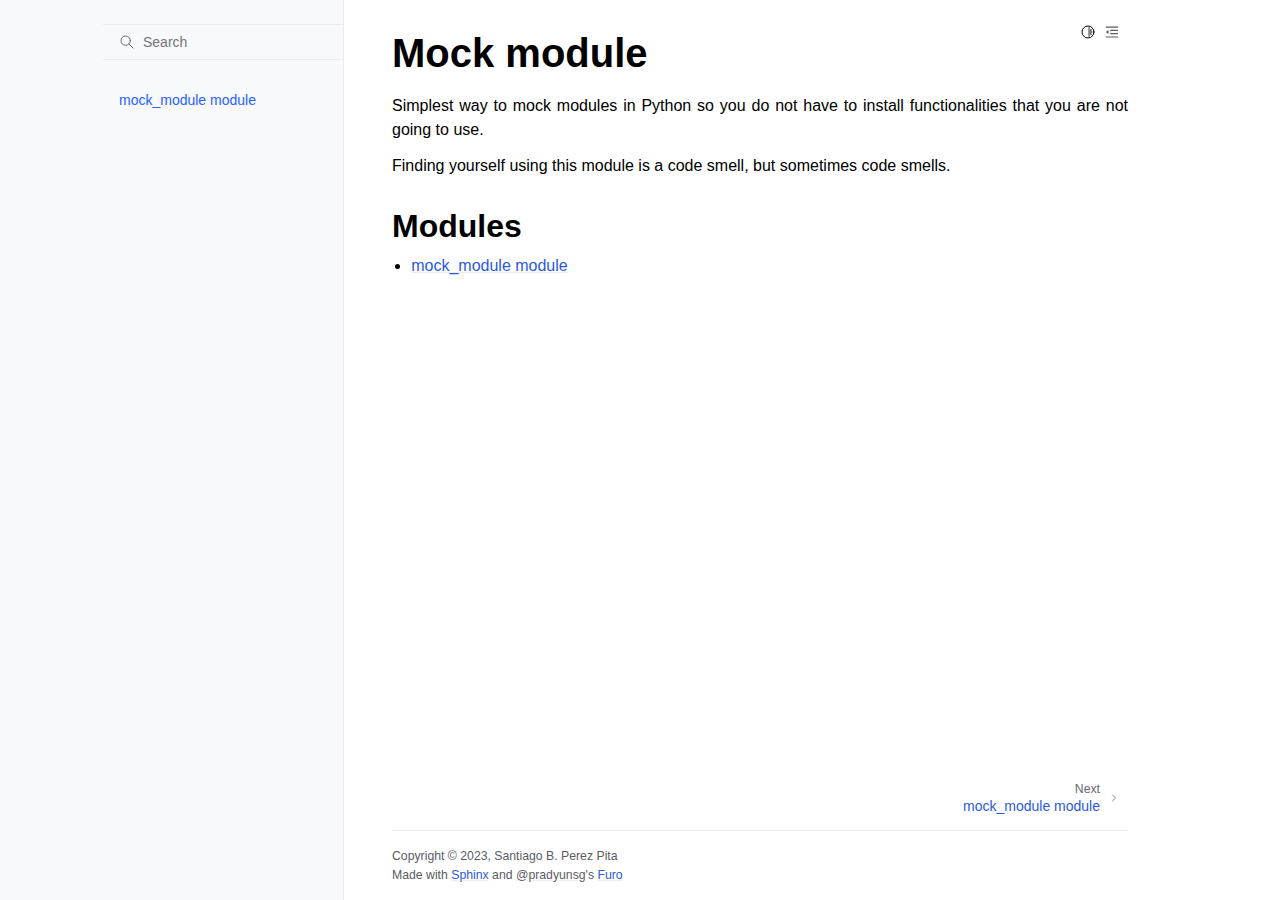
<file: docs/index.html>
<!doctype html>
<html class="no-js" lang="en" data-content_root="./">
  <head><meta charset="utf-8"/>
    <meta name="viewport" content="width=device-width,initial-scale=1"/>
    <meta name="color-scheme" content="light dark"><meta name="viewport" content="width=device-width, initial-scale=1" />
<link rel="index" title="Index" href="genindex.html" /><link rel="search" title="Search" href="search.html" /><link rel="next" title="mock_module module" href="src/mock_module.html" />

    <!-- Generated with Sphinx 7.2.6 and Furo 2023.09.10 -->
        <title>Mock module</title>
      <link rel="stylesheet" type="text/css" href="_static/pygments.css?v=649a27d8" />
    <link rel="stylesheet" type="text/css" href="_static/styles/furo.css?v=135e06be" />
    <link rel="stylesheet" type="text/css" href="_static/styles/furo-extensions.css?v=36a5483c" />
    <link rel="stylesheet" type="text/css" href="_static/css/custom.css?v=da8a7cb0" />




<style>
  body {
    --color-code-background: #f0f0f0;
  --color-code-foreground: black;

  }
  @media not print {
    body[data-theme="dark"] {
      --color-code-background: #202020;
  --color-code-foreground: #d0d0d0;

    }
    @media (prefers-color-scheme: dark) {
      body:not([data-theme="light"]) {
        --color-code-background: #202020;
  --color-code-foreground: #d0d0d0;

      }
    }
  }
</style></head>
  <body>

    <script>
      document.body.dataset.theme = localStorage.getItem("theme") || "auto";
    </script>


<svg xmlns="http://www.w3.org/2000/svg" style="display: none;">
  <symbol id="svg-toc" viewBox="0 0 24 24">
    <title>Contents</title>
    <svg stroke="currentColor" fill="currentColor" stroke-width="0" viewBox="0 0 1024 1024">
      <path d="M408 442h480c4.4 0 8-3.6 8-8v-56c0-4.4-3.6-8-8-8H408c-4.4 0-8 3.6-8 8v56c0 4.4 3.6 8 8 8zm-8 204c0 4.4 3.6 8 8 8h480c4.4 0 8-3.6 8-8v-56c0-4.4-3.6-8-8-8H408c-4.4 0-8 3.6-8 8v56zm504-486H120c-4.4 0-8 3.6-8 8v56c0 4.4 3.6 8 8 8h784c4.4 0 8-3.6 8-8v-56c0-4.4-3.6-8-8-8zm0 632H120c-4.4 0-8 3.6-8 8v56c0 4.4 3.6 8 8 8h784c4.4 0 8-3.6 8-8v-56c0-4.4-3.6-8-8-8zM115.4 518.9L271.7 642c5.8 4.6 14.4.5 14.4-6.9V388.9c0-7.4-8.5-11.5-14.4-6.9L115.4 505.1a8.74 8.74 0 0 0 0 13.8z"/>
    </svg>
  </symbol>
  <symbol id="svg-menu" viewBox="0 0 24 24">
    <title>Menu</title>
    <svg xmlns="http://www.w3.org/2000/svg" viewBox="0 0 24 24" fill="none" stroke="currentColor"
      stroke-width="2" stroke-linecap="round" stroke-linejoin="round" class="feather-menu">
      <line x1="3" y1="12" x2="21" y2="12"></line>
      <line x1="3" y1="6" x2="21" y2="6"></line>
      <line x1="3" y1="18" x2="21" y2="18"></line>
    </svg>
  </symbol>
  <symbol id="svg-arrow-right" viewBox="0 0 24 24">
    <title>Expand</title>
    <svg xmlns="http://www.w3.org/2000/svg" viewBox="0 0 24 24" fill="none" stroke="currentColor"
      stroke-width="2" stroke-linecap="round" stroke-linejoin="round" class="feather-chevron-right">
      <polyline points="9 18 15 12 9 6"></polyline>
    </svg>
  </symbol>
  <symbol id="svg-sun" viewBox="0 0 24 24">
    <title>Light mode</title>
    <svg xmlns="http://www.w3.org/2000/svg" viewBox="0 0 24 24" fill="none" stroke="currentColor"
      stroke-width="1.5" stroke-linecap="round" stroke-linejoin="round" class="feather-sun">
      <circle cx="12" cy="12" r="5"></circle>
      <line x1="12" y1="1" x2="12" y2="3"></line>
      <line x1="12" y1="21" x2="12" y2="23"></line>
      <line x1="4.22" y1="4.22" x2="5.64" y2="5.64"></line>
      <line x1="18.36" y1="18.36" x2="19.78" y2="19.78"></line>
      <line x1="1" y1="12" x2="3" y2="12"></line>
      <line x1="21" y1="12" x2="23" y2="12"></line>
      <line x1="4.22" y1="19.78" x2="5.64" y2="18.36"></line>
      <line x1="18.36" y1="5.64" x2="19.78" y2="4.22"></line>
    </svg>
  </symbol>
  <symbol id="svg-moon" viewBox="0 0 24 24">
    <title>Dark mode</title>
    <svg xmlns="http://www.w3.org/2000/svg" viewBox="0 0 24 24" fill="none" stroke="currentColor"
      stroke-width="1.5" stroke-linecap="round" stroke-linejoin="round" class="icon-tabler-moon">
      <path stroke="none" d="M0 0h24v24H0z" fill="none" />
      <path d="M12 3c.132 0 .263 0 .393 0a7.5 7.5 0 0 0 7.92 12.446a9 9 0 1 1 -8.313 -12.454z" />
    </svg>
  </symbol>
  <symbol id="svg-sun-half" viewBox="0 0 24 24">
    <title>Auto light/dark mode</title>
    <svg xmlns="http://www.w3.org/2000/svg" viewBox="0 0 24 24" fill="none" stroke="currentColor"
      stroke-width="1.5" stroke-linecap="round" stroke-linejoin="round" class="icon-tabler-shadow">
      <path stroke="none" d="M0 0h24v24H0z" fill="none"/>
      <circle cx="12" cy="12" r="9" />
      <path d="M13 12h5" />
      <path d="M13 15h4" />
      <path d="M13 18h1" />
      <path d="M13 9h4" />
      <path d="M13 6h1" />
    </svg>
  </symbol>
</svg>

<input type="checkbox" class="sidebar-toggle" name="__navigation" id="__navigation">
<input type="checkbox" class="sidebar-toggle" name="__toc" id="__toc">
<label class="overlay sidebar-overlay" for="__navigation">
  <div class="visually-hidden">Hide navigation sidebar</div>
</label>
<label class="overlay toc-overlay" for="__toc">
  <div class="visually-hidden">Hide table of contents sidebar</div>
</label>



<div class="page">
  <header class="mobile-header">
    <div class="header-left">
      <label class="nav-overlay-icon" for="__navigation">
        <div class="visually-hidden">Toggle site navigation sidebar</div>
        <i class="icon"><svg><use href="#svg-menu"></use></svg></i>
      </label>
    </div>
    <div class="header-center">
      <a href="#"><div class="brand">pymock-module</div></a>
    </div>
    <div class="header-right">
      <div class="theme-toggle-container theme-toggle-header">
        <button class="theme-toggle">
          <div class="visually-hidden">Toggle Light / Dark / Auto color theme</div>
          <svg class="theme-icon-when-auto"><use href="#svg-sun-half"></use></svg>
          <svg class="theme-icon-when-dark"><use href="#svg-moon"></use></svg>
          <svg class="theme-icon-when-light"><use href="#svg-sun"></use></svg>
        </button>
      </div>
      <label class="toc-overlay-icon toc-header-icon" for="__toc">
        <div class="visually-hidden">Toggle table of contents sidebar</div>
        <i class="icon"><svg><use href="#svg-toc"></use></svg></i>
      </label>
    </div>
  </header>
  <aside class="sidebar-drawer">
    <div class="sidebar-container">

      <div class="sidebar-sticky"><a class="sidebar-brand" href="#">


  <span class="sidebar-brand-text">pymock-module</span>

</a><form class="sidebar-search-container" method="get" action="search.html" role="search">
  <input class="sidebar-search" placeholder="Search" name="q" aria-label="Search">
  <input type="hidden" name="check_keywords" value="yes">
  <input type="hidden" name="area" value="default">
</form>
<div id="searchbox"></div><div class="sidebar-scroll"><div class="sidebar-tree">
  <ul>
<li class="toctree-l1"><a class="reference internal" href="src/mock_module.html">mock_module module</a></li>
</ul>

</div>
</div>

      </div>

    </div>
  </aside>
  <div class="main">
    <div class="content">
      <div class="article-container">
        <a href="#" class="back-to-top muted-link">
          <svg xmlns="http://www.w3.org/2000/svg" viewBox="0 0 24 24">
            <path d="M13 20h-2V8l-5.5 5.5-1.42-1.42L12 4.16l7.92 7.92-1.42 1.42L13 8v12z"></path>
          </svg>
          <span>Back to top</span>
        </a>
        <div class="content-icon-container">

<div class="theme-toggle-container theme-toggle-content">
            <button class="theme-toggle">
              <div class="visually-hidden">Toggle Light / Dark / Auto color theme</div>
              <svg class="theme-icon-when-auto"><use href="#svg-sun-half"></use></svg>
              <svg class="theme-icon-when-dark"><use href="#svg-moon"></use></svg>
              <svg class="theme-icon-when-light"><use href="#svg-sun"></use></svg>
            </button>
          </div>
          <label class="toc-overlay-icon toc-content-icon" for="__toc">
            <div class="visually-hidden">Toggle table of contents sidebar</div>
            <i class="icon"><svg><use href="#svg-toc"></use></svg></i>
          </label>
        </div>
        <article role="main">
          <section id="mock-module">
<h1>Mock module<a class="headerlink" href="#mock-module" title="Link to this heading">#</a></h1>
<p>Simplest way to mock modules in Python so you do not have to install functionalities that you are not going to use.</p>
<p>Finding yourself using this module is a code smell, but sometimes code smells.</p>
<section id="modules">
<h2>Modules<a class="headerlink" href="#modules" title="Link to this heading">#</a></h2>
<div class="toctree-wrapper compound">
<ul>
<li class="toctree-l1"><a class="reference internal" href="src/mock_module.html">mock_module module</a></li>
</ul>
</div>
</section>
</section>

        </article>
      </div>
      <footer>

        <div class="related-pages">
          <a class="next-page" href="src/mock_module.html">
              <div class="page-info">
                <div class="context">
                  <span>Next</span>
                </div>
                <div class="title">mock_module module</div>
              </div>
              <svg class="furo-related-icon"><use href="#svg-arrow-right"></use></svg>
            </a>

        </div>
        <div class="bottom-of-page">
          <div class="left-details">
            <div class="copyright">
                Copyright &#169; 2023, Santiago B. Perez Pita
            </div>
            Made with <a href="https://www.sphinx-doc.org/">Sphinx</a> and <a class="muted-link" href="https://pradyunsg.me">@pradyunsg</a>'s

            <a href="https://github.com/pradyunsg/furo">Furo</a>

          </div>
          <div class="right-details">

          </div>
        </div>

      </footer>
    </div>
    <aside class="toc-drawer">


      <div class="toc-sticky toc-scroll">
        <div class="toc-title-container">
          <span class="toc-title">
            On this page
          </span>
        </div>
        <div class="toc-tree-container">
          <div class="toc-tree">
            <ul>
<li><a class="reference internal" href="#">Mock module</a><ul>
<li><a class="reference internal" href="#modules">Modules</a></li>
</ul>
</li>
</ul>

          </div>
        </div>
      </div>


    </aside>
  </div>
</div><script src="_static/documentation_options.js?v=38b66d78"></script>
    <script src="_static/doctools.js?v=888ff710"></script>
    <script src="_static/sphinx_highlight.js?v=dc90522c"></script>
    <script src="_static/scripts/furo.js?v=32e29ea5"></script>
    </body>
</html>
</file>
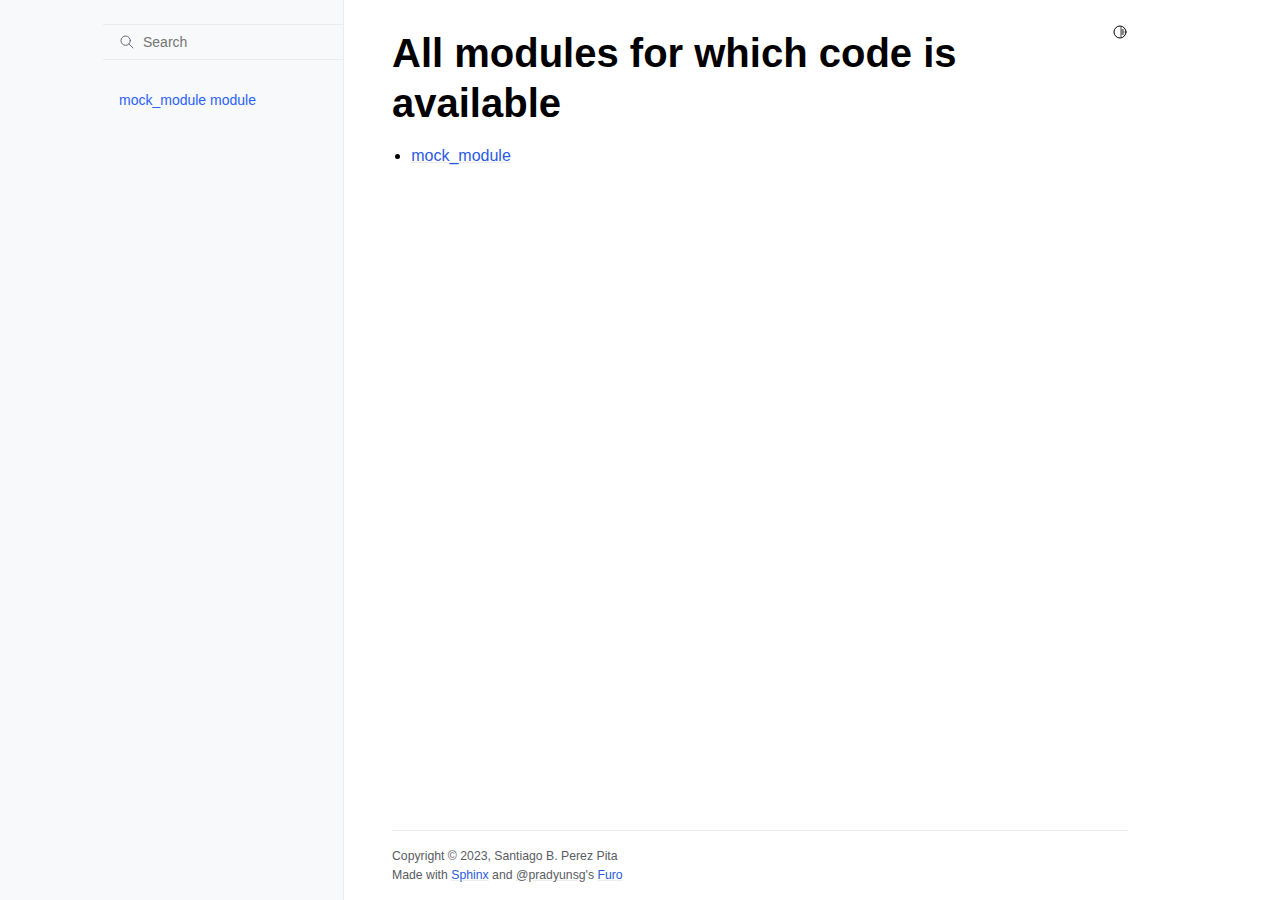
<file: docs/_modules/index.html>
<!doctype html>
<html class="no-js" lang="en" data-content_root="../">
  <head><meta charset="utf-8"/>
    <meta name="viewport" content="width=device-width,initial-scale=1"/>
    <meta name="color-scheme" content="light dark"><link rel="index" title="Index" href="../genindex.html" /><link rel="search" title="Search" href="../search.html" />

    <!-- Generated with Sphinx 7.2.6 and Furo 2023.09.10 -->
        <title>Overview: module code</title>
      <link rel="stylesheet" type="text/css" href="../_static/pygments.css?v=649a27d8" />
    <link rel="stylesheet" type="text/css" href="../_static/styles/furo.css?v=135e06be" />
    <link rel="stylesheet" type="text/css" href="../_static/styles/furo-extensions.css?v=36a5483c" />
    <link rel="stylesheet" type="text/css" href="../_static/css/custom.css?v=da8a7cb0" />




<style>
  body {
    --color-code-background: #f0f0f0;
  --color-code-foreground: black;

  }
  @media not print {
    body[data-theme="dark"] {
      --color-code-background: #202020;
  --color-code-foreground: #d0d0d0;

    }
    @media (prefers-color-scheme: dark) {
      body:not([data-theme="light"]) {
        --color-code-background: #202020;
  --color-code-foreground: #d0d0d0;

      }
    }
  }
</style></head>
  <body>

    <script>
      document.body.dataset.theme = localStorage.getItem("theme") || "auto";
    </script>


<svg xmlns="http://www.w3.org/2000/svg" style="display: none;">
  <symbol id="svg-toc" viewBox="0 0 24 24">
    <title>Contents</title>
    <svg stroke="currentColor" fill="currentColor" stroke-width="0" viewBox="0 0 1024 1024">
      <path d="M408 442h480c4.4 0 8-3.6 8-8v-56c0-4.4-3.6-8-8-8H408c-4.4 0-8 3.6-8 8v56c0 4.4 3.6 8 8 8zm-8 204c0 4.4 3.6 8 8 8h480c4.4 0 8-3.6 8-8v-56c0-4.4-3.6-8-8-8H408c-4.4 0-8 3.6-8 8v56zm504-486H120c-4.4 0-8 3.6-8 8v56c0 4.4 3.6 8 8 8h784c4.4 0 8-3.6 8-8v-56c0-4.4-3.6-8-8-8zm0 632H120c-4.4 0-8 3.6-8 8v56c0 4.4 3.6 8 8 8h784c4.4 0 8-3.6 8-8v-56c0-4.4-3.6-8-8-8zM115.4 518.9L271.7 642c5.8 4.6 14.4.5 14.4-6.9V388.9c0-7.4-8.5-11.5-14.4-6.9L115.4 505.1a8.74 8.74 0 0 0 0 13.8z"/>
    </svg>
  </symbol>
  <symbol id="svg-menu" viewBox="0 0 24 24">
    <title>Menu</title>
    <svg xmlns="http://www.w3.org/2000/svg" viewBox="0 0 24 24" fill="none" stroke="currentColor"
      stroke-width="2" stroke-linecap="round" stroke-linejoin="round" class="feather-menu">
      <line x1="3" y1="12" x2="21" y2="12"></line>
      <line x1="3" y1="6" x2="21" y2="6"></line>
      <line x1="3" y1="18" x2="21" y2="18"></line>
    </svg>
  </symbol>
  <symbol id="svg-arrow-right" viewBox="0 0 24 24">
    <title>Expand</title>
    <svg xmlns="http://www.w3.org/2000/svg" viewBox="0 0 24 24" fill="none" stroke="currentColor"
      stroke-width="2" stroke-linecap="round" stroke-linejoin="round" class="feather-chevron-right">
      <polyline points="9 18 15 12 9 6"></polyline>
    </svg>
  </symbol>
  <symbol id="svg-sun" viewBox="0 0 24 24">
    <title>Light mode</title>
    <svg xmlns="http://www.w3.org/2000/svg" viewBox="0 0 24 24" fill="none" stroke="currentColor"
      stroke-width="1.5" stroke-linecap="round" stroke-linejoin="round" class="feather-sun">
      <circle cx="12" cy="12" r="5"></circle>
      <line x1="12" y1="1" x2="12" y2="3"></line>
      <line x1="12" y1="21" x2="12" y2="23"></line>
      <line x1="4.22" y1="4.22" x2="5.64" y2="5.64"></line>
      <line x1="18.36" y1="18.36" x2="19.78" y2="19.78"></line>
      <line x1="1" y1="12" x2="3" y2="12"></line>
      <line x1="21" y1="12" x2="23" y2="12"></line>
      <line x1="4.22" y1="19.78" x2="5.64" y2="18.36"></line>
      <line x1="18.36" y1="5.64" x2="19.78" y2="4.22"></line>
    </svg>
  </symbol>
  <symbol id="svg-moon" viewBox="0 0 24 24">
    <title>Dark mode</title>
    <svg xmlns="http://www.w3.org/2000/svg" viewBox="0 0 24 24" fill="none" stroke="currentColor"
      stroke-width="1.5" stroke-linecap="round" stroke-linejoin="round" class="icon-tabler-moon">
      <path stroke="none" d="M0 0h24v24H0z" fill="none" />
      <path d="M12 3c.132 0 .263 0 .393 0a7.5 7.5 0 0 0 7.92 12.446a9 9 0 1 1 -8.313 -12.454z" />
    </svg>
  </symbol>
  <symbol id="svg-sun-half" viewBox="0 0 24 24">
    <title>Auto light/dark mode</title>
    <svg xmlns="http://www.w3.org/2000/svg" viewBox="0 0 24 24" fill="none" stroke="currentColor"
      stroke-width="1.5" stroke-linecap="round" stroke-linejoin="round" class="icon-tabler-shadow">
      <path stroke="none" d="M0 0h24v24H0z" fill="none"/>
      <circle cx="12" cy="12" r="9" />
      <path d="M13 12h5" />
      <path d="M13 15h4" />
      <path d="M13 18h1" />
      <path d="M13 9h4" />
      <path d="M13 6h1" />
    </svg>
  </symbol>
</svg>

<input type="checkbox" class="sidebar-toggle" name="__navigation" id="__navigation">
<input type="checkbox" class="sidebar-toggle" name="__toc" id="__toc">
<label class="overlay sidebar-overlay" for="__navigation">
  <div class="visually-hidden">Hide navigation sidebar</div>
</label>
<label class="overlay toc-overlay" for="__toc">
  <div class="visually-hidden">Hide table of contents sidebar</div>
</label>



<div class="page">
  <header class="mobile-header">
    <div class="header-left">
      <label class="nav-overlay-icon" for="__navigation">
        <div class="visually-hidden">Toggle site navigation sidebar</div>
        <i class="icon"><svg><use href="#svg-menu"></use></svg></i>
      </label>
    </div>
    <div class="header-center">
      <a href="../index.html"><div class="brand">pymock-module</div></a>
    </div>
    <div class="header-right">
      <div class="theme-toggle-container theme-toggle-header">
        <button class="theme-toggle">
          <div class="visually-hidden">Toggle Light / Dark / Auto color theme</div>
          <svg class="theme-icon-when-auto"><use href="#svg-sun-half"></use></svg>
          <svg class="theme-icon-when-dark"><use href="#svg-moon"></use></svg>
          <svg class="theme-icon-when-light"><use href="#svg-sun"></use></svg>
        </button>
      </div>
      <label class="toc-overlay-icon toc-header-icon no-toc" for="__toc">
        <div class="visually-hidden">Toggle table of contents sidebar</div>
        <i class="icon"><svg><use href="#svg-toc"></use></svg></i>
      </label>
    </div>
  </header>
  <aside class="sidebar-drawer">
    <div class="sidebar-container">

      <div class="sidebar-sticky"><a class="sidebar-brand" href="../index.html">


  <span class="sidebar-brand-text">pymock-module</span>

</a><form class="sidebar-search-container" method="get" action="../search.html" role="search">
  <input class="sidebar-search" placeholder="Search" name="q" aria-label="Search">
  <input type="hidden" name="check_keywords" value="yes">
  <input type="hidden" name="area" value="default">
</form>
<div id="searchbox"></div><div class="sidebar-scroll"><div class="sidebar-tree">
  <ul>
<li class="toctree-l1"><a class="reference internal" href="../src/mock_module.html">mock_module module</a></li>
</ul>

</div>
</div>

      </div>

    </div>
  </aside>
  <div class="main">
    <div class="content">
      <div class="article-container">
        <a href="#" class="back-to-top muted-link">
          <svg xmlns="http://www.w3.org/2000/svg" viewBox="0 0 24 24">
            <path d="M13 20h-2V8l-5.5 5.5-1.42-1.42L12 4.16l7.92 7.92-1.42 1.42L13 8v12z"></path>
          </svg>
          <span>Back to top</span>
        </a>
        <div class="content-icon-container">
          <div class="theme-toggle-container theme-toggle-content">
            <button class="theme-toggle">
              <div class="visually-hidden">Toggle Light / Dark / Auto color theme</div>
              <svg class="theme-icon-when-auto"><use href="#svg-sun-half"></use></svg>
              <svg class="theme-icon-when-dark"><use href="#svg-moon"></use></svg>
              <svg class="theme-icon-when-light"><use href="#svg-sun"></use></svg>
            </button>
          </div>
          <label class="toc-overlay-icon toc-content-icon no-toc" for="__toc">
            <div class="visually-hidden">Toggle table of contents sidebar</div>
            <i class="icon"><svg><use href="#svg-toc"></use></svg></i>
          </label>
        </div>
        <article role="main">
          <h1>All modules for which code is available</h1>
<ul><li><a href="mock_module.html">mock_module</a></li>
</ul>
        </article>
      </div>
      <footer>

        <div class="related-pages">


        </div>
        <div class="bottom-of-page">
          <div class="left-details">
            <div class="copyright">
                Copyright &#169; 2023, Santiago B. Perez Pita
            </div>
            Made with <a href="https://www.sphinx-doc.org/">Sphinx</a> and <a class="muted-link" href="https://pradyunsg.me">@pradyunsg</a>'s

            <a href="https://github.com/pradyunsg/furo">Furo</a>

          </div>
          <div class="right-details">

          </div>
        </div>

      </footer>
    </div>
    <aside class="toc-drawer no-toc">



    </aside>
  </div>
</div><script src="../_static/documentation_options.js?v=38b66d78"></script>
    <script src="../_static/doctools.js?v=888ff710"></script>
    <script src="../_static/sphinx_highlight.js?v=dc90522c"></script>
    <script src="../_static/scripts/furo.js?v=32e29ea5"></script>
    </body>
</html>
</file>
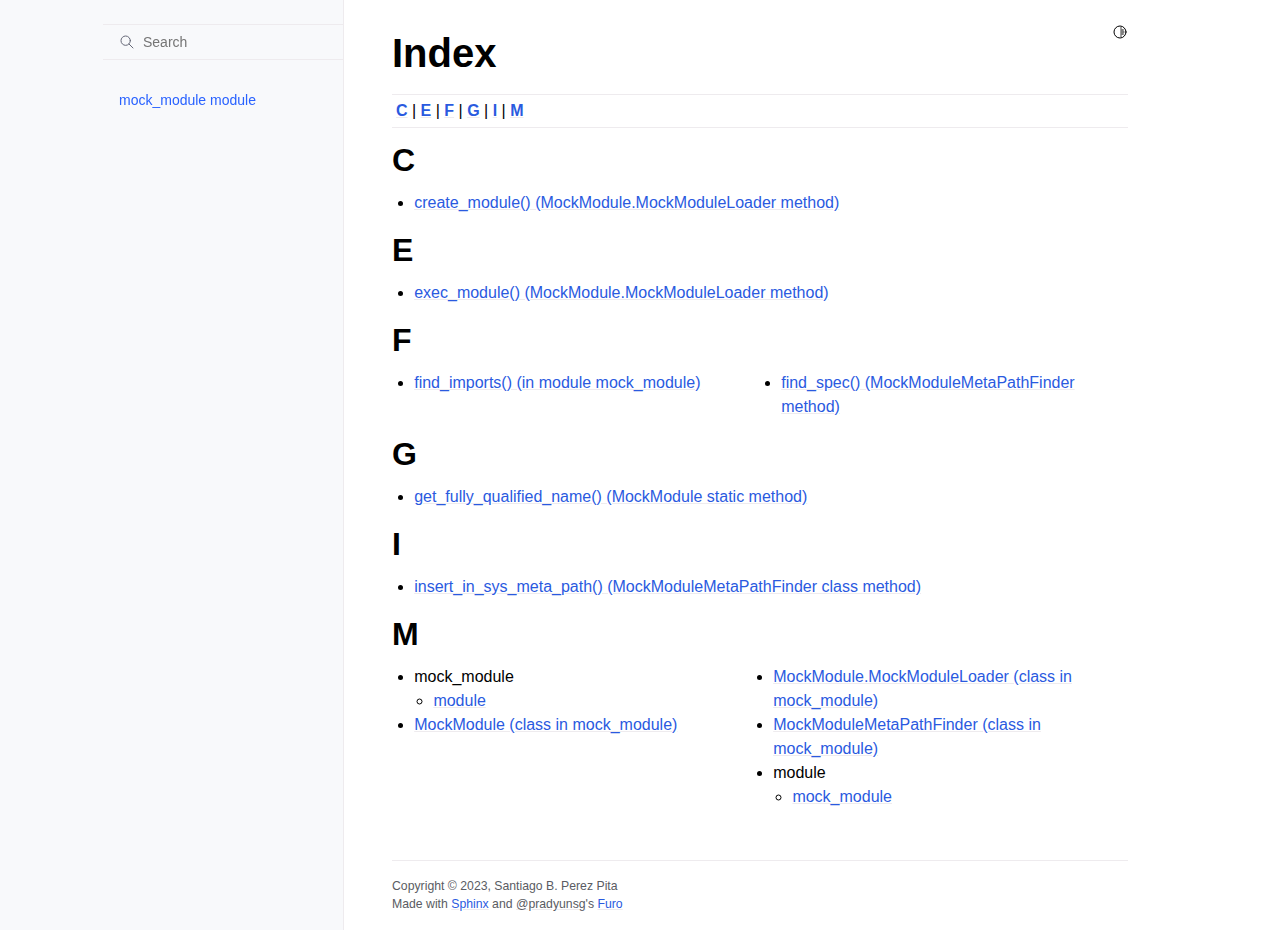
<file: docs/genindex.html>
<!doctype html>
<html class="no-js" lang="en" data-content_root="./">
  <head><meta charset="utf-8"/>
    <meta name="viewport" content="width=device-width,initial-scale=1"/>
    <meta name="color-scheme" content="light dark"><link rel="index" title="Index" href="#" /><link rel="search" title="Search" href="search.html" />

    <!-- Generated with Sphinx 7.2.6 and Furo 2023.09.10 --><title>Index - </title>
<link rel="stylesheet" type="text/css" href="_static/pygments.css?v=649a27d8" />
    <link rel="stylesheet" type="text/css" href="_static/styles/furo.css?v=135e06be" />
    <link rel="stylesheet" type="text/css" href="_static/styles/furo-extensions.css?v=36a5483c" />
    <link rel="stylesheet" type="text/css" href="_static/css/custom.css?v=da8a7cb0" />




<style>
  body {
    --color-code-background: #f0f0f0;
  --color-code-foreground: black;

  }
  @media not print {
    body[data-theme="dark"] {
      --color-code-background: #202020;
  --color-code-foreground: #d0d0d0;

    }
    @media (prefers-color-scheme: dark) {
      body:not([data-theme="light"]) {
        --color-code-background: #202020;
  --color-code-foreground: #d0d0d0;

      }
    }
  }
</style></head>
  <body>

    <script>
      document.body.dataset.theme = localStorage.getItem("theme") || "auto";
    </script>


<svg xmlns="http://www.w3.org/2000/svg" style="display: none;">
  <symbol id="svg-toc" viewBox="0 0 24 24">
    <title>Contents</title>
    <svg stroke="currentColor" fill="currentColor" stroke-width="0" viewBox="0 0 1024 1024">
      <path d="M408 442h480c4.4 0 8-3.6 8-8v-56c0-4.4-3.6-8-8-8H408c-4.4 0-8 3.6-8 8v56c0 4.4 3.6 8 8 8zm-8 204c0 4.4 3.6 8 8 8h480c4.4 0 8-3.6 8-8v-56c0-4.4-3.6-8-8-8H408c-4.4 0-8 3.6-8 8v56zm504-486H120c-4.4 0-8 3.6-8 8v56c0 4.4 3.6 8 8 8h784c4.4 0 8-3.6 8-8v-56c0-4.4-3.6-8-8-8zm0 632H120c-4.4 0-8 3.6-8 8v56c0 4.4 3.6 8 8 8h784c4.4 0 8-3.6 8-8v-56c0-4.4-3.6-8-8-8zM115.4 518.9L271.7 642c5.8 4.6 14.4.5 14.4-6.9V388.9c0-7.4-8.5-11.5-14.4-6.9L115.4 505.1a8.74 8.74 0 0 0 0 13.8z"/>
    </svg>
  </symbol>
  <symbol id="svg-menu" viewBox="0 0 24 24">
    <title>Menu</title>
    <svg xmlns="http://www.w3.org/2000/svg" viewBox="0 0 24 24" fill="none" stroke="currentColor"
      stroke-width="2" stroke-linecap="round" stroke-linejoin="round" class="feather-menu">
      <line x1="3" y1="12" x2="21" y2="12"></line>
      <line x1="3" y1="6" x2="21" y2="6"></line>
      <line x1="3" y1="18" x2="21" y2="18"></line>
    </svg>
  </symbol>
  <symbol id="svg-arrow-right" viewBox="0 0 24 24">
    <title>Expand</title>
    <svg xmlns="http://www.w3.org/2000/svg" viewBox="0 0 24 24" fill="none" stroke="currentColor"
      stroke-width="2" stroke-linecap="round" stroke-linejoin="round" class="feather-chevron-right">
      <polyline points="9 18 15 12 9 6"></polyline>
    </svg>
  </symbol>
  <symbol id="svg-sun" viewBox="0 0 24 24">
    <title>Light mode</title>
    <svg xmlns="http://www.w3.org/2000/svg" viewBox="0 0 24 24" fill="none" stroke="currentColor"
      stroke-width="1.5" stroke-linecap="round" stroke-linejoin="round" class="feather-sun">
      <circle cx="12" cy="12" r="5"></circle>
      <line x1="12" y1="1" x2="12" y2="3"></line>
      <line x1="12" y1="21" x2="12" y2="23"></line>
      <line x1="4.22" y1="4.22" x2="5.64" y2="5.64"></line>
      <line x1="18.36" y1="18.36" x2="19.78" y2="19.78"></line>
      <line x1="1" y1="12" x2="3" y2="12"></line>
      <line x1="21" y1="12" x2="23" y2="12"></line>
      <line x1="4.22" y1="19.78" x2="5.64" y2="18.36"></line>
      <line x1="18.36" y1="5.64" x2="19.78" y2="4.22"></line>
    </svg>
  </symbol>
  <symbol id="svg-moon" viewBox="0 0 24 24">
    <title>Dark mode</title>
    <svg xmlns="http://www.w3.org/2000/svg" viewBox="0 0 24 24" fill="none" stroke="currentColor"
      stroke-width="1.5" stroke-linecap="round" stroke-linejoin="round" class="icon-tabler-moon">
      <path stroke="none" d="M0 0h24v24H0z" fill="none" />
      <path d="M12 3c.132 0 .263 0 .393 0a7.5 7.5 0 0 0 7.92 12.446a9 9 0 1 1 -8.313 -12.454z" />
    </svg>
  </symbol>
  <symbol id="svg-sun-half" viewBox="0 0 24 24">
    <title>Auto light/dark mode</title>
    <svg xmlns="http://www.w3.org/2000/svg" viewBox="0 0 24 24" fill="none" stroke="currentColor"
      stroke-width="1.5" stroke-linecap="round" stroke-linejoin="round" class="icon-tabler-shadow">
      <path stroke="none" d="M0 0h24v24H0z" fill="none"/>
      <circle cx="12" cy="12" r="9" />
      <path d="M13 12h5" />
      <path d="M13 15h4" />
      <path d="M13 18h1" />
      <path d="M13 9h4" />
      <path d="M13 6h1" />
    </svg>
  </symbol>
</svg>

<input type="checkbox" class="sidebar-toggle" name="__navigation" id="__navigation">
<input type="checkbox" class="sidebar-toggle" name="__toc" id="__toc">
<label class="overlay sidebar-overlay" for="__navigation">
  <div class="visually-hidden">Hide navigation sidebar</div>
</label>
<label class="overlay toc-overlay" for="__toc">
  <div class="visually-hidden">Hide table of contents sidebar</div>
</label>



<div class="page">
  <header class="mobile-header">
    <div class="header-left">
      <label class="nav-overlay-icon" for="__navigation">
        <div class="visually-hidden">Toggle site navigation sidebar</div>
        <i class="icon"><svg><use href="#svg-menu"></use></svg></i>
      </label>
    </div>
    <div class="header-center">
      <a href="index.html"><div class="brand">pymock-module</div></a>
    </div>
    <div class="header-right">
      <div class="theme-toggle-container theme-toggle-header">
        <button class="theme-toggle">
          <div class="visually-hidden">Toggle Light / Dark / Auto color theme</div>
          <svg class="theme-icon-when-auto"><use href="#svg-sun-half"></use></svg>
          <svg class="theme-icon-when-dark"><use href="#svg-moon"></use></svg>
          <svg class="theme-icon-when-light"><use href="#svg-sun"></use></svg>
        </button>
      </div>
      <label class="toc-overlay-icon toc-header-icon no-toc" for="__toc">
        <div class="visually-hidden">Toggle table of contents sidebar</div>
        <i class="icon"><svg><use href="#svg-toc"></use></svg></i>
      </label>
    </div>
  </header>
  <aside class="sidebar-drawer">
    <div class="sidebar-container">

      <div class="sidebar-sticky"><a class="sidebar-brand" href="index.html">


  <span class="sidebar-brand-text">pymock-module</span>

</a><form class="sidebar-search-container" method="get" action="search.html" role="search">
  <input class="sidebar-search" placeholder="Search" name="q" aria-label="Search">
  <input type="hidden" name="check_keywords" value="yes">
  <input type="hidden" name="area" value="default">
</form>
<div id="searchbox"></div><div class="sidebar-scroll"><div class="sidebar-tree">
  <ul>
<li class="toctree-l1"><a class="reference internal" href="src/mock_module.html">mock_module module</a></li>
</ul>

</div>
</div>

      </div>

    </div>
  </aside>
  <div class="main">
    <div class="content">
      <div class="article-container">
        <a href="#" class="back-to-top muted-link">
          <svg xmlns="http://www.w3.org/2000/svg" viewBox="0 0 24 24">
            <path d="M13 20h-2V8l-5.5 5.5-1.42-1.42L12 4.16l7.92 7.92-1.42 1.42L13 8v12z"></path>
          </svg>
          <span>Back to top</span>
        </a>
        <div class="content-icon-container">
          <div class="theme-toggle-container theme-toggle-content">
            <button class="theme-toggle">
              <div class="visually-hidden">Toggle Light / Dark / Auto color theme</div>
              <svg class="theme-icon-when-auto"><use href="#svg-sun-half"></use></svg>
              <svg class="theme-icon-when-dark"><use href="#svg-moon"></use></svg>
              <svg class="theme-icon-when-light"><use href="#svg-sun"></use></svg>
            </button>
          </div>
          <label class="toc-overlay-icon toc-content-icon no-toc" for="__toc">
            <div class="visually-hidden">Toggle table of contents sidebar</div>
            <i class="icon"><svg><use href="#svg-toc"></use></svg></i>
          </label>
        </div>
        <article role="main">

<section class="genindex-section">
  <h1 id="index">Index</h1>
  <div class="genindex-jumpbox"><a href="#C"><strong>C</strong></a> | <a href="#E"><strong>E</strong></a> | <a href="#F"><strong>F</strong></a> | <a href="#G"><strong>G</strong></a> | <a href="#I"><strong>I</strong></a> | <a href="#M"><strong>M</strong></a></div>
</section>
<section id="C" class="genindex-section">
  <h2>C</h2>
  <table style="width: 100%" class="indextable genindextable"><tr>
    <td style="width: 33%; vertical-align: top;"><ul>
        <li><a href="src/mock_module.html#mock_module.MockModule.MockModuleLoader.create_module">create_module() (MockModule.MockModuleLoader method)</a>
</li>
    </ul></td>
  </tr></table>
</section>

<section id="E" class="genindex-section">
  <h2>E</h2>
  <table style="width: 100%" class="indextable genindextable"><tr>
    <td style="width: 33%; vertical-align: top;"><ul>
        <li><a href="src/mock_module.html#mock_module.MockModule.MockModuleLoader.exec_module">exec_module() (MockModule.MockModuleLoader method)</a>
</li>
    </ul></td>
  </tr></table>
</section>

<section id="F" class="genindex-section">
  <h2>F</h2>
  <table style="width: 100%" class="indextable genindextable"><tr>
    <td style="width: 33%; vertical-align: top;"><ul>
        <li><a href="src/mock_module.html#mock_module.find_imports">find_imports() (in module mock_module)</a>
</li>
    </ul></td>
    <td style="width: 33%; vertical-align: top;"><ul>
        <li><a href="src/mock_module.html#mock_module.MockModuleMetaPathFinder.find_spec">find_spec() (MockModuleMetaPathFinder method)</a>
</li>
    </ul></td>
  </tr></table>
</section>

<section id="G" class="genindex-section">
  <h2>G</h2>
  <table style="width: 100%" class="indextable genindextable"><tr>
    <td style="width: 33%; vertical-align: top;"><ul>
        <li><a href="src/mock_module.html#mock_module.MockModule.get_fully_qualified_name">get_fully_qualified_name() (MockModule static method)</a>
</li>
    </ul></td>
  </tr></table>
</section>

<section id="I" class="genindex-section">
  <h2>I</h2>
  <table style="width: 100%" class="indextable genindextable"><tr>
    <td style="width: 33%; vertical-align: top;"><ul>
        <li><a href="src/mock_module.html#mock_module.MockModuleMetaPathFinder.insert_in_sys_meta_path">insert_in_sys_meta_path() (MockModuleMetaPathFinder class method)</a>
</li>
    </ul></td>
  </tr></table>
</section>

<section id="M" class="genindex-section">
  <h2>M</h2>
  <table style="width: 100%" class="indextable genindextable"><tr>
    <td style="width: 33%; vertical-align: top;"><ul>
        <li>
    mock_module

        <ul>
          <li><a href="src/mock_module.html#module-mock_module">module</a>
</li>
        </ul></li>
        <li><a href="src/mock_module.html#mock_module.MockModule">MockModule (class in mock_module)</a>
</li>
    </ul></td>
    <td style="width: 33%; vertical-align: top;"><ul>
        <li><a href="src/mock_module.html#mock_module.MockModule.MockModuleLoader">MockModule.MockModuleLoader (class in mock_module)</a>
</li>
        <li><a href="src/mock_module.html#mock_module.MockModuleMetaPathFinder">MockModuleMetaPathFinder (class in mock_module)</a>
</li>
        <li>
    module

        <ul>
          <li><a href="src/mock_module.html#module-mock_module">mock_module</a>
</li>
        </ul></li>
    </ul></td>
  </tr></table>
</section>


        </article>
      </div>
      <footer>

        <div class="related-pages">


        </div>
        <div class="bottom-of-page">
          <div class="left-details">
            <div class="copyright">
                Copyright &#169; 2023, Santiago B. Perez Pita
            </div>
            Made with <a href="https://www.sphinx-doc.org/">Sphinx</a> and <a class="muted-link" href="https://pradyunsg.me">@pradyunsg</a>'s

            <a href="https://github.com/pradyunsg/furo">Furo</a>

          </div>
          <div class="right-details">

          </div>
        </div>

      </footer>
    </div>
    <aside class="toc-drawer no-toc">



    </aside>
  </div>
</div><script src="_static/documentation_options.js?v=38b66d78"></script>
    <script src="_static/doctools.js?v=888ff710"></script>
    <script src="_static/sphinx_highlight.js?v=dc90522c"></script>
    <script src="_static/scripts/furo.js?v=32e29ea5"></script>
    </body>
</html>
</file>
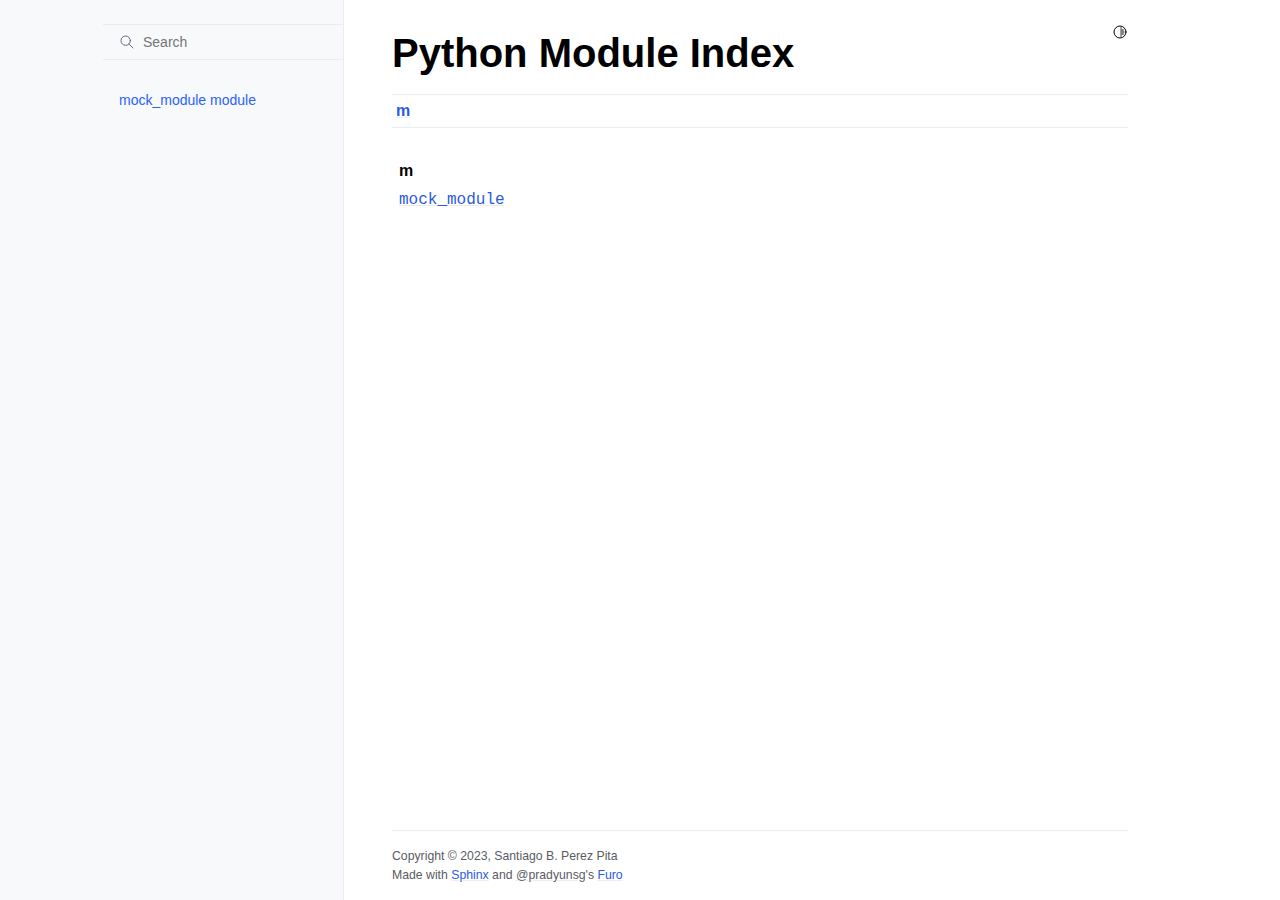
<file: docs/py-modindex.html>
<!doctype html>
<html class="no-js" lang="en" data-content_root="./">
  <head><meta charset="utf-8"/>
    <meta name="viewport" content="width=device-width,initial-scale=1"/>
    <meta name="color-scheme" content="light dark"><link rel="index" title="Index" href="genindex.html" /><link rel="search" title="Search" href="search.html" />

    <!-- Generated with Sphinx 7.2.6 and Furo 2023.09.10 --><title>Python Module Index - </title>
<link rel="stylesheet" type="text/css" href="_static/pygments.css?v=649a27d8" />
    <link rel="stylesheet" type="text/css" href="_static/styles/furo.css?v=135e06be" />
    <link rel="stylesheet" type="text/css" href="_static/styles/furo-extensions.css?v=36a5483c" />
    <link rel="stylesheet" type="text/css" href="_static/css/custom.css?v=da8a7cb0" />




<style>
  body {
    --color-code-background: #f0f0f0;
  --color-code-foreground: black;

  }
  @media not print {
    body[data-theme="dark"] {
      --color-code-background: #202020;
  --color-code-foreground: #d0d0d0;

    }
    @media (prefers-color-scheme: dark) {
      body:not([data-theme="light"]) {
        --color-code-background: #202020;
  --color-code-foreground: #d0d0d0;

      }
    }
  }
</style></head>
  <body>

    <script>
      document.body.dataset.theme = localStorage.getItem("theme") || "auto";
    </script>


<svg xmlns="http://www.w3.org/2000/svg" style="display: none;">
  <symbol id="svg-toc" viewBox="0 0 24 24">
    <title>Contents</title>
    <svg stroke="currentColor" fill="currentColor" stroke-width="0" viewBox="0 0 1024 1024">
      <path d="M408 442h480c4.4 0 8-3.6 8-8v-56c0-4.4-3.6-8-8-8H408c-4.4 0-8 3.6-8 8v56c0 4.4 3.6 8 8 8zm-8 204c0 4.4 3.6 8 8 8h480c4.4 0 8-3.6 8-8v-56c0-4.4-3.6-8-8-8H408c-4.4 0-8 3.6-8 8v56zm504-486H120c-4.4 0-8 3.6-8 8v56c0 4.4 3.6 8 8 8h784c4.4 0 8-3.6 8-8v-56c0-4.4-3.6-8-8-8zm0 632H120c-4.4 0-8 3.6-8 8v56c0 4.4 3.6 8 8 8h784c4.4 0 8-3.6 8-8v-56c0-4.4-3.6-8-8-8zM115.4 518.9L271.7 642c5.8 4.6 14.4.5 14.4-6.9V388.9c0-7.4-8.5-11.5-14.4-6.9L115.4 505.1a8.74 8.74 0 0 0 0 13.8z"/>
    </svg>
  </symbol>
  <symbol id="svg-menu" viewBox="0 0 24 24">
    <title>Menu</title>
    <svg xmlns="http://www.w3.org/2000/svg" viewBox="0 0 24 24" fill="none" stroke="currentColor"
      stroke-width="2" stroke-linecap="round" stroke-linejoin="round" class="feather-menu">
      <line x1="3" y1="12" x2="21" y2="12"></line>
      <line x1="3" y1="6" x2="21" y2="6"></line>
      <line x1="3" y1="18" x2="21" y2="18"></line>
    </svg>
  </symbol>
  <symbol id="svg-arrow-right" viewBox="0 0 24 24">
    <title>Expand</title>
    <svg xmlns="http://www.w3.org/2000/svg" viewBox="0 0 24 24" fill="none" stroke="currentColor"
      stroke-width="2" stroke-linecap="round" stroke-linejoin="round" class="feather-chevron-right">
      <polyline points="9 18 15 12 9 6"></polyline>
    </svg>
  </symbol>
  <symbol id="svg-sun" viewBox="0 0 24 24">
    <title>Light mode</title>
    <svg xmlns="http://www.w3.org/2000/svg" viewBox="0 0 24 24" fill="none" stroke="currentColor"
      stroke-width="1.5" stroke-linecap="round" stroke-linejoin="round" class="feather-sun">
      <circle cx="12" cy="12" r="5"></circle>
      <line x1="12" y1="1" x2="12" y2="3"></line>
      <line x1="12" y1="21" x2="12" y2="23"></line>
      <line x1="4.22" y1="4.22" x2="5.64" y2="5.64"></line>
      <line x1="18.36" y1="18.36" x2="19.78" y2="19.78"></line>
      <line x1="1" y1="12" x2="3" y2="12"></line>
      <line x1="21" y1="12" x2="23" y2="12"></line>
      <line x1="4.22" y1="19.78" x2="5.64" y2="18.36"></line>
      <line x1="18.36" y1="5.64" x2="19.78" y2="4.22"></line>
    </svg>
  </symbol>
  <symbol id="svg-moon" viewBox="0 0 24 24">
    <title>Dark mode</title>
    <svg xmlns="http://www.w3.org/2000/svg" viewBox="0 0 24 24" fill="none" stroke="currentColor"
      stroke-width="1.5" stroke-linecap="round" stroke-linejoin="round" class="icon-tabler-moon">
      <path stroke="none" d="M0 0h24v24H0z" fill="none" />
      <path d="M12 3c.132 0 .263 0 .393 0a7.5 7.5 0 0 0 7.92 12.446a9 9 0 1 1 -8.313 -12.454z" />
    </svg>
  </symbol>
  <symbol id="svg-sun-half" viewBox="0 0 24 24">
    <title>Auto light/dark mode</title>
    <svg xmlns="http://www.w3.org/2000/svg" viewBox="0 0 24 24" fill="none" stroke="currentColor"
      stroke-width="1.5" stroke-linecap="round" stroke-linejoin="round" class="icon-tabler-shadow">
      <path stroke="none" d="M0 0h24v24H0z" fill="none"/>
      <circle cx="12" cy="12" r="9" />
      <path d="M13 12h5" />
      <path d="M13 15h4" />
      <path d="M13 18h1" />
      <path d="M13 9h4" />
      <path d="M13 6h1" />
    </svg>
  </symbol>
</svg>

<input type="checkbox" class="sidebar-toggle" name="__navigation" id="__navigation">
<input type="checkbox" class="sidebar-toggle" name="__toc" id="__toc">
<label class="overlay sidebar-overlay" for="__navigation">
  <div class="visually-hidden">Hide navigation sidebar</div>
</label>
<label class="overlay toc-overlay" for="__toc">
  <div class="visually-hidden">Hide table of contents sidebar</div>
</label>



<div class="page">
  <header class="mobile-header">
    <div class="header-left">
      <label class="nav-overlay-icon" for="__navigation">
        <div class="visually-hidden">Toggle site navigation sidebar</div>
        <i class="icon"><svg><use href="#svg-menu"></use></svg></i>
      </label>
    </div>
    <div class="header-center">
      <a href="index.html"><div class="brand">pymock-module</div></a>
    </div>
    <div class="header-right">
      <div class="theme-toggle-container theme-toggle-header">
        <button class="theme-toggle">
          <div class="visually-hidden">Toggle Light / Dark / Auto color theme</div>
          <svg class="theme-icon-when-auto"><use href="#svg-sun-half"></use></svg>
          <svg class="theme-icon-when-dark"><use href="#svg-moon"></use></svg>
          <svg class="theme-icon-when-light"><use href="#svg-sun"></use></svg>
        </button>
      </div>
      <label class="toc-overlay-icon toc-header-icon no-toc" for="__toc">
        <div class="visually-hidden">Toggle table of contents sidebar</div>
        <i class="icon"><svg><use href="#svg-toc"></use></svg></i>
      </label>
    </div>
  </header>
  <aside class="sidebar-drawer">
    <div class="sidebar-container">

      <div class="sidebar-sticky"><a class="sidebar-brand" href="index.html">


  <span class="sidebar-brand-text">pymock-module</span>

</a><form class="sidebar-search-container" method="get" action="search.html" role="search">
  <input class="sidebar-search" placeholder="Search" name="q" aria-label="Search">
  <input type="hidden" name="check_keywords" value="yes">
  <input type="hidden" name="area" value="default">
</form>
<div id="searchbox"></div><div class="sidebar-scroll"><div class="sidebar-tree">
  <ul>
<li class="toctree-l1"><a class="reference internal" href="src/mock_module.html">mock_module module</a></li>
</ul>

</div>
</div>

      </div>

    </div>
  </aside>
  <div class="main">
    <div class="content">
      <div class="article-container">
        <a href="#" class="back-to-top muted-link">
          <svg xmlns="http://www.w3.org/2000/svg" viewBox="0 0 24 24">
            <path d="M13 20h-2V8l-5.5 5.5-1.42-1.42L12 4.16l7.92 7.92-1.42 1.42L13 8v12z"></path>
          </svg>
          <span>Back to top</span>
        </a>
        <div class="content-icon-container">
          <div class="theme-toggle-container theme-toggle-content">
            <button class="theme-toggle">
              <div class="visually-hidden">Toggle Light / Dark / Auto color theme</div>
              <svg class="theme-icon-when-auto"><use href="#svg-sun-half"></use></svg>
              <svg class="theme-icon-when-dark"><use href="#svg-moon"></use></svg>
              <svg class="theme-icon-when-light"><use href="#svg-sun"></use></svg>
            </button>
          </div>
          <label class="toc-overlay-icon toc-content-icon no-toc" for="__toc">
            <div class="visually-hidden">Toggle table of contents sidebar</div>
            <i class="icon"><svg><use href="#svg-toc"></use></svg></i>
          </label>
        </div>
        <article role="main">

<section class="domainindex-section">
  <h1>Python Module Index</h1>
  <div class="domainindex-jumpbox"><a href="#cap-m"><strong>m</strong></a></div>
</section>
<table class="domainindex-table">
  <tr class="pcap">
    <td></td><td>&#160;</td><td></td>
  </tr>
  <tr class="cap" id="cap-m">
    <td></td><td><strong>m</strong></td><td></td>
  </tr>
  <tr>
    <td></td>
    <td>
        <a href="src/mock_module.html#module-mock_module"><code class="xref">mock_module</code></a></td><td>
    <em></em></td>
  </tr>
</table>

        </article>
      </div>
      <footer>

        <div class="related-pages">


        </div>
        <div class="bottom-of-page">
          <div class="left-details">
            <div class="copyright">
                Copyright &#169; 2023, Santiago B. Perez Pita
            </div>
            Made with <a href="https://www.sphinx-doc.org/">Sphinx</a> and <a class="muted-link" href="https://pradyunsg.me">@pradyunsg</a>'s

            <a href="https://github.com/pradyunsg/furo">Furo</a>

          </div>
          <div class="right-details">

          </div>
        </div>

      </footer>
    </div>
    <aside class="toc-drawer no-toc">



    </aside>
  </div>
</div><script src="_static/documentation_options.js?v=38b66d78"></script>
    <script src="_static/doctools.js?v=888ff710"></script>
    <script src="_static/sphinx_highlight.js?v=dc90522c"></script>
    <script src="_static/scripts/furo.js?v=32e29ea5"></script>

    <script>DOCUMENTATION_OPTIONS.COLLAPSE_INDEX = true</script></body>
</html>
</file>
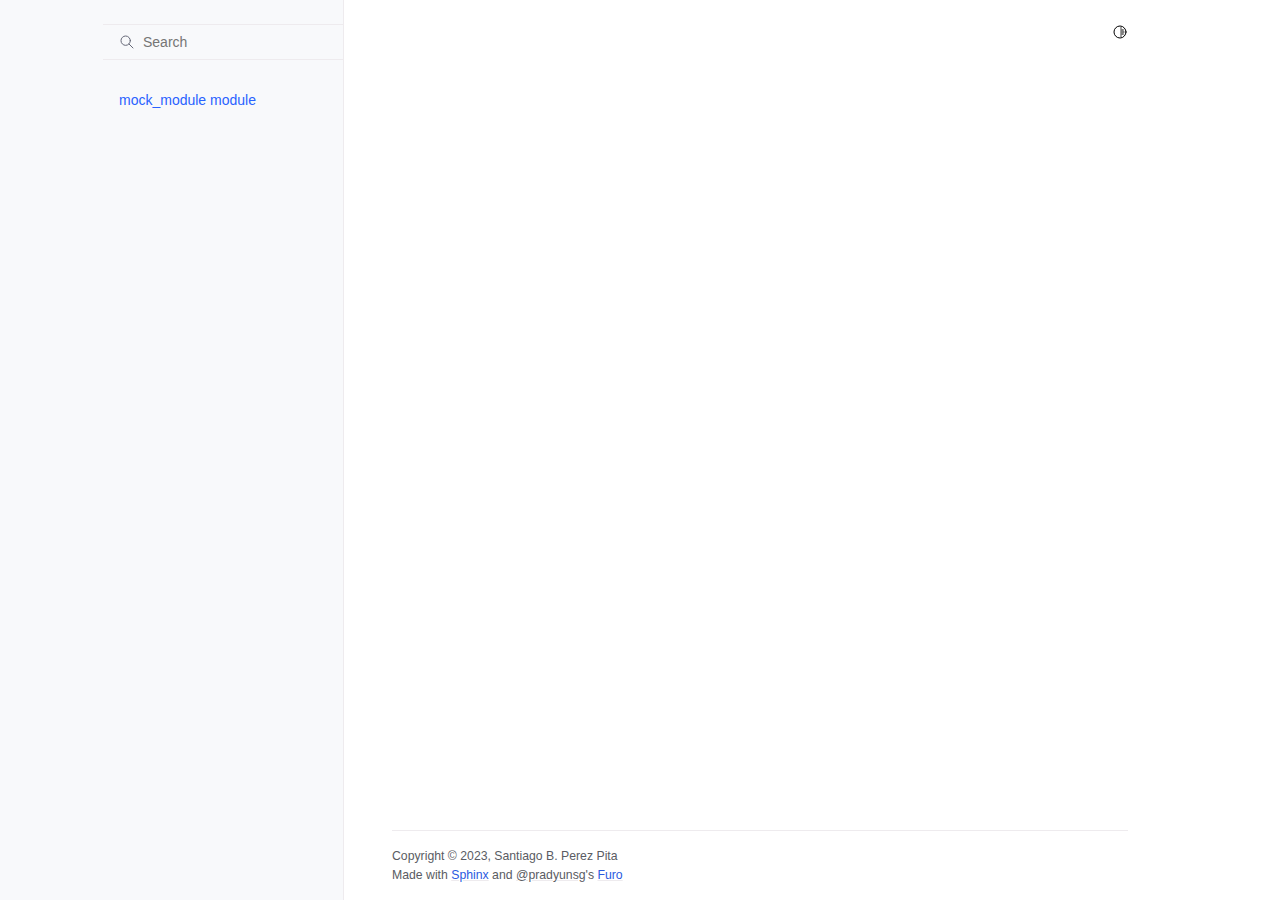
<file: docs/search.html>
<!doctype html>
<html class="no-js" lang="en" data-content_root="./">
  <head><meta charset="utf-8"/>
    <meta name="viewport" content="width=device-width,initial-scale=1"/>
    <meta name="color-scheme" content="light dark"><link rel="index" title="Index" href="genindex.html" /><link rel="search" title="Search" href="#" />

    <!-- Generated with Sphinx 7.2.6 and Furo 2023.09.10 --><title>Search - </title><link rel="stylesheet" type="text/css" href="_static/pygments.css?v=649a27d8" />
    <link rel="stylesheet" type="text/css" href="_static/styles/furo.css?v=135e06be" />
    <link rel="stylesheet" type="text/css" href="_static/styles/furo-extensions.css?v=36a5483c" />
    <link rel="stylesheet" type="text/css" href="_static/css/custom.css?v=da8a7cb0" />




<style>
  body {
    --color-code-background: #f0f0f0;
  --color-code-foreground: black;

  }
  @media not print {
    body[data-theme="dark"] {
      --color-code-background: #202020;
  --color-code-foreground: #d0d0d0;

    }
    @media (prefers-color-scheme: dark) {
      body:not([data-theme="light"]) {
        --color-code-background: #202020;
  --color-code-foreground: #d0d0d0;

      }
    }
  }
</style></head>
  <body>

    <script>
      document.body.dataset.theme = localStorage.getItem("theme") || "auto";
    </script>


<svg xmlns="http://www.w3.org/2000/svg" style="display: none;">
  <symbol id="svg-toc" viewBox="0 0 24 24">
    <title>Contents</title>
    <svg stroke="currentColor" fill="currentColor" stroke-width="0" viewBox="0 0 1024 1024">
      <path d="M408 442h480c4.4 0 8-3.6 8-8v-56c0-4.4-3.6-8-8-8H408c-4.4 0-8 3.6-8 8v56c0 4.4 3.6 8 8 8zm-8 204c0 4.4 3.6 8 8 8h480c4.4 0 8-3.6 8-8v-56c0-4.4-3.6-8-8-8H408c-4.4 0-8 3.6-8 8v56zm504-486H120c-4.4 0-8 3.6-8 8v56c0 4.4 3.6 8 8 8h784c4.4 0 8-3.6 8-8v-56c0-4.4-3.6-8-8-8zm0 632H120c-4.4 0-8 3.6-8 8v56c0 4.4 3.6 8 8 8h784c4.4 0 8-3.6 8-8v-56c0-4.4-3.6-8-8-8zM115.4 518.9L271.7 642c5.8 4.6 14.4.5 14.4-6.9V388.9c0-7.4-8.5-11.5-14.4-6.9L115.4 505.1a8.74 8.74 0 0 0 0 13.8z"/>
    </svg>
  </symbol>
  <symbol id="svg-menu" viewBox="0 0 24 24">
    <title>Menu</title>
    <svg xmlns="http://www.w3.org/2000/svg" viewBox="0 0 24 24" fill="none" stroke="currentColor"
      stroke-width="2" stroke-linecap="round" stroke-linejoin="round" class="feather-menu">
      <line x1="3" y1="12" x2="21" y2="12"></line>
      <line x1="3" y1="6" x2="21" y2="6"></line>
      <line x1="3" y1="18" x2="21" y2="18"></line>
    </svg>
  </symbol>
  <symbol id="svg-arrow-right" viewBox="0 0 24 24">
    <title>Expand</title>
    <svg xmlns="http://www.w3.org/2000/svg" viewBox="0 0 24 24" fill="none" stroke="currentColor"
      stroke-width="2" stroke-linecap="round" stroke-linejoin="round" class="feather-chevron-right">
      <polyline points="9 18 15 12 9 6"></polyline>
    </svg>
  </symbol>
  <symbol id="svg-sun" viewBox="0 0 24 24">
    <title>Light mode</title>
    <svg xmlns="http://www.w3.org/2000/svg" viewBox="0 0 24 24" fill="none" stroke="currentColor"
      stroke-width="1.5" stroke-linecap="round" stroke-linejoin="round" class="feather-sun">
      <circle cx="12" cy="12" r="5"></circle>
      <line x1="12" y1="1" x2="12" y2="3"></line>
      <line x1="12" y1="21" x2="12" y2="23"></line>
      <line x1="4.22" y1="4.22" x2="5.64" y2="5.64"></line>
      <line x1="18.36" y1="18.36" x2="19.78" y2="19.78"></line>
      <line x1="1" y1="12" x2="3" y2="12"></line>
      <line x1="21" y1="12" x2="23" y2="12"></line>
      <line x1="4.22" y1="19.78" x2="5.64" y2="18.36"></line>
      <line x1="18.36" y1="5.64" x2="19.78" y2="4.22"></line>
    </svg>
  </symbol>
  <symbol id="svg-moon" viewBox="0 0 24 24">
    <title>Dark mode</title>
    <svg xmlns="http://www.w3.org/2000/svg" viewBox="0 0 24 24" fill="none" stroke="currentColor"
      stroke-width="1.5" stroke-linecap="round" stroke-linejoin="round" class="icon-tabler-moon">
      <path stroke="none" d="M0 0h24v24H0z" fill="none" />
      <path d="M12 3c.132 0 .263 0 .393 0a7.5 7.5 0 0 0 7.92 12.446a9 9 0 1 1 -8.313 -12.454z" />
    </svg>
  </symbol>
  <symbol id="svg-sun-half" viewBox="0 0 24 24">
    <title>Auto light/dark mode</title>
    <svg xmlns="http://www.w3.org/2000/svg" viewBox="0 0 24 24" fill="none" stroke="currentColor"
      stroke-width="1.5" stroke-linecap="round" stroke-linejoin="round" class="icon-tabler-shadow">
      <path stroke="none" d="M0 0h24v24H0z" fill="none"/>
      <circle cx="12" cy="12" r="9" />
      <path d="M13 12h5" />
      <path d="M13 15h4" />
      <path d="M13 18h1" />
      <path d="M13 9h4" />
      <path d="M13 6h1" />
    </svg>
  </symbol>
</svg>

<input type="checkbox" class="sidebar-toggle" name="__navigation" id="__navigation">
<input type="checkbox" class="sidebar-toggle" name="__toc" id="__toc">
<label class="overlay sidebar-overlay" for="__navigation">
  <div class="visually-hidden">Hide navigation sidebar</div>
</label>
<label class="overlay toc-overlay" for="__toc">
  <div class="visually-hidden">Hide table of contents sidebar</div>
</label>



<div class="page">
  <header class="mobile-header">
    <div class="header-left">
      <label class="nav-overlay-icon" for="__navigation">
        <div class="visually-hidden">Toggle site navigation sidebar</div>
        <i class="icon"><svg><use href="#svg-menu"></use></svg></i>
      </label>
    </div>
    <div class="header-center">
      <a href="index.html"><div class="brand">pymock-module</div></a>
    </div>
    <div class="header-right">
      <div class="theme-toggle-container theme-toggle-header">
        <button class="theme-toggle">
          <div class="visually-hidden">Toggle Light / Dark / Auto color theme</div>
          <svg class="theme-icon-when-auto"><use href="#svg-sun-half"></use></svg>
          <svg class="theme-icon-when-dark"><use href="#svg-moon"></use></svg>
          <svg class="theme-icon-when-light"><use href="#svg-sun"></use></svg>
        </button>
      </div>
      <label class="toc-overlay-icon toc-header-icon no-toc" for="__toc">
        <div class="visually-hidden">Toggle table of contents sidebar</div>
        <i class="icon"><svg><use href="#svg-toc"></use></svg></i>
      </label>
    </div>
  </header>
  <aside class="sidebar-drawer">
    <div class="sidebar-container">

      <div class="sidebar-sticky"><a class="sidebar-brand" href="index.html">


  <span class="sidebar-brand-text">pymock-module</span>

</a><form class="sidebar-search-container" method="get" action="#" role="search">
  <input class="sidebar-search" placeholder="Search" name="q" aria-label="Search">
  <input type="hidden" name="check_keywords" value="yes">
  <input type="hidden" name="area" value="default">
</form>
<div id="searchbox"></div><div class="sidebar-scroll"><div class="sidebar-tree">
  <ul>
<li class="toctree-l1"><a class="reference internal" href="src/mock_module.html">mock_module module</a></li>
</ul>

</div>
</div>

      </div>

    </div>
  </aside>
  <div class="main">
    <div class="content">
      <div class="article-container">
        <a href="#" class="back-to-top muted-link">
          <svg xmlns="http://www.w3.org/2000/svg" viewBox="0 0 24 24">
            <path d="M13 20h-2V8l-5.5 5.5-1.42-1.42L12 4.16l7.92 7.92-1.42 1.42L13 8v12z"></path>
          </svg>
          <span>Back to top</span>
        </a>
        <div class="content-icon-container">
          <div class="theme-toggle-container theme-toggle-content">
            <button class="theme-toggle">
              <div class="visually-hidden">Toggle Light / Dark / Auto color theme</div>
              <svg class="theme-icon-when-auto"><use href="#svg-sun-half"></use></svg>
              <svg class="theme-icon-when-dark"><use href="#svg-moon"></use></svg>
              <svg class="theme-icon-when-light"><use href="#svg-sun"></use></svg>
            </button>
          </div>
          <label class="toc-overlay-icon toc-content-icon no-toc" for="__toc">
            <div class="visually-hidden">Toggle table of contents sidebar</div>
            <i class="icon"><svg><use href="#svg-toc"></use></svg></i>
          </label>
        </div>
        <article role="main">

<noscript>
<div class="admonition error">
  <p class="admonition-title">Error</p>
  <p>
    Please activate JavaScript to enable the search functionality.
  </p>
</div>
</noscript>

<div id="search-results"></div>

        </article>
      </div>
      <footer>

        <div class="related-pages">


        </div>
        <div class="bottom-of-page">
          <div class="left-details">
            <div class="copyright">
                Copyright &#169; 2023, Santiago B. Perez Pita
            </div>
            Made with <a href="https://www.sphinx-doc.org/">Sphinx</a> and <a class="muted-link" href="https://pradyunsg.me">@pradyunsg</a>'s

            <a href="https://github.com/pradyunsg/furo">Furo</a>

          </div>
          <div class="right-details">

          </div>
        </div>

      </footer>
    </div>
    <aside class="toc-drawer no-toc">



    </aside>
  </div>
</div><script src="_static/documentation_options.js?v=38b66d78"></script>
    <script src="_static/doctools.js?v=888ff710"></script>
    <script src="_static/sphinx_highlight.js?v=dc90522c"></script>
    <script src="_static/scripts/furo.js?v=32e29ea5"></script>

<script src="_static/searchtools.js"></script>
<script src="_static/language_data.js"></script>
<script src="searchindex.js"></script></body>
</html>
</file>
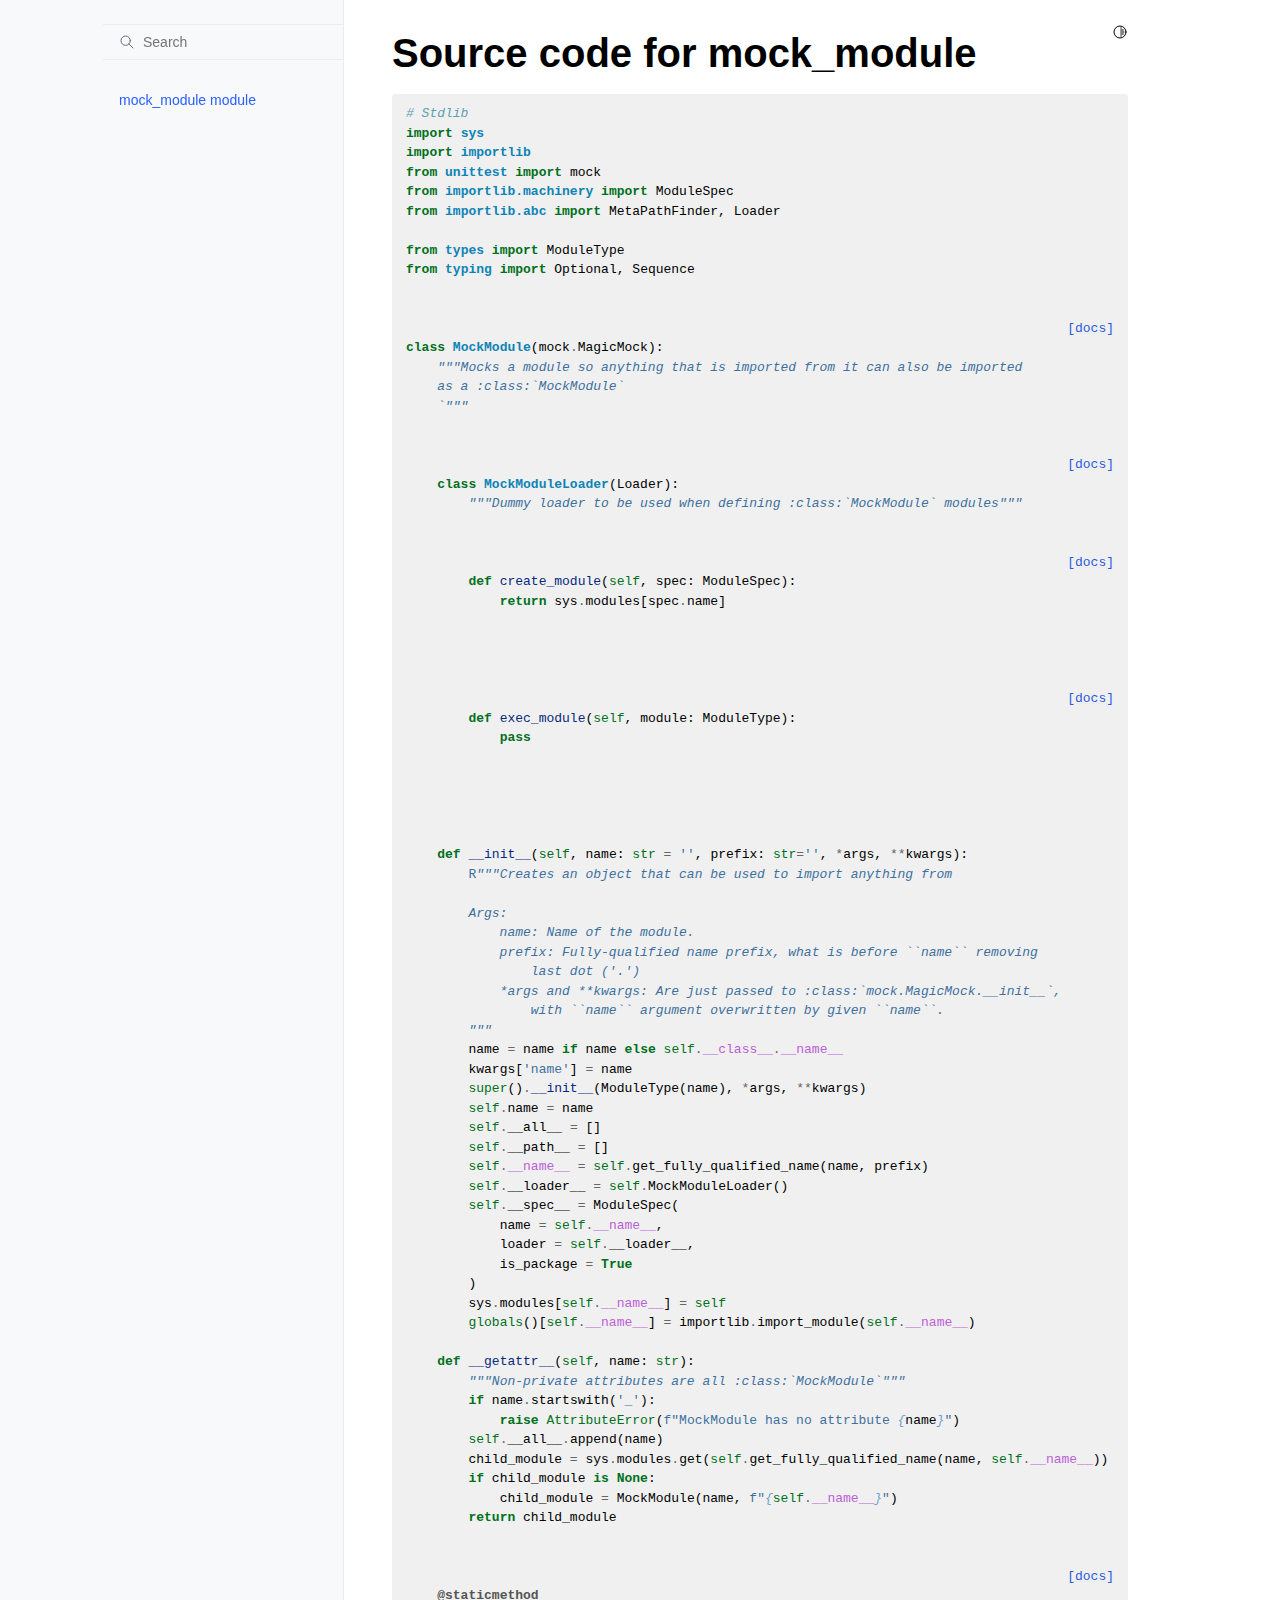
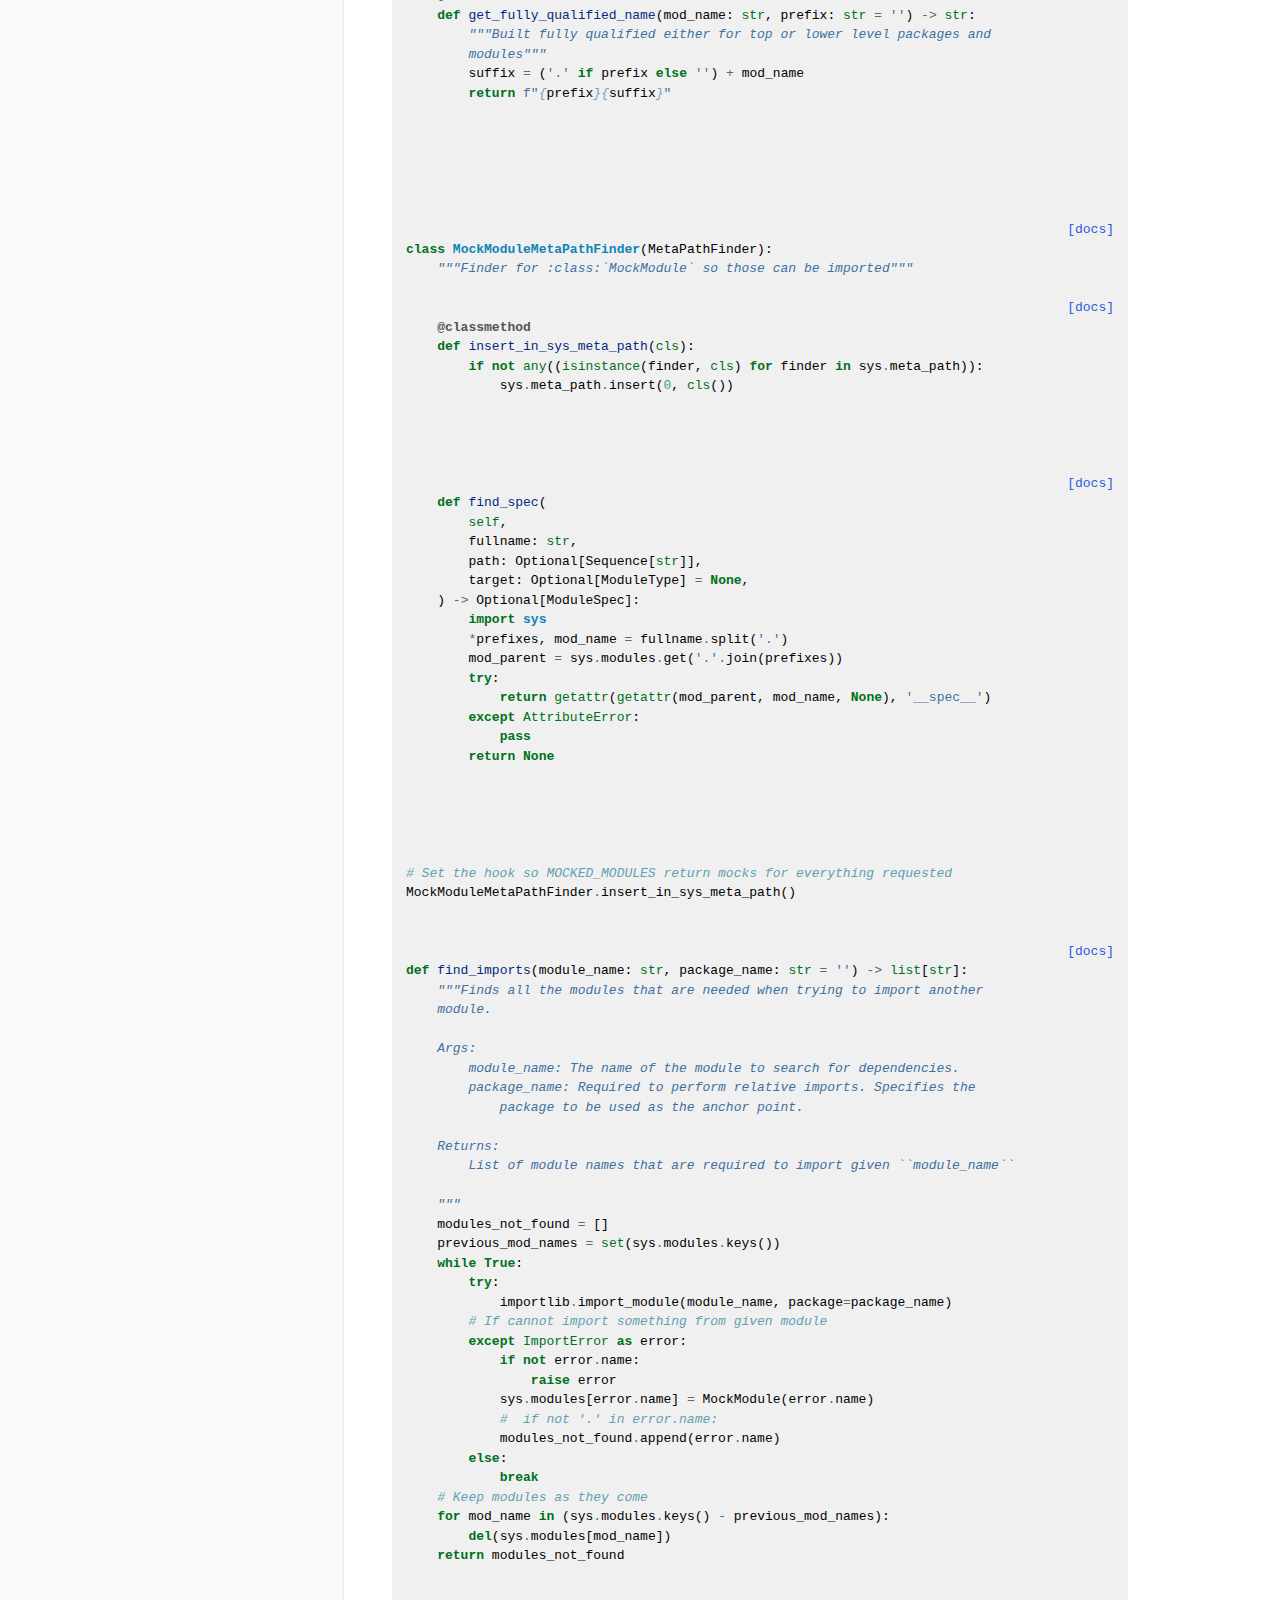
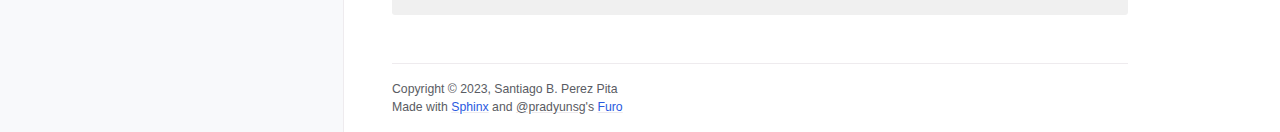
<file: docs/_modules/mock_module.html>
<!doctype html>
<html class="no-js" lang="en" data-content_root="../">
  <head><meta charset="utf-8"/>
    <meta name="viewport" content="width=device-width,initial-scale=1"/>
    <meta name="color-scheme" content="light dark"><link rel="index" title="Index" href="../genindex.html" /><link rel="search" title="Search" href="../search.html" />

    <!-- Generated with Sphinx 7.2.6 and Furo 2023.09.10 -->
        <title>mock_module</title>
      <link rel="stylesheet" type="text/css" href="../_static/pygments.css?v=649a27d8" />
    <link rel="stylesheet" type="text/css" href="../_static/styles/furo.css?v=135e06be" />
    <link rel="stylesheet" type="text/css" href="../_static/styles/furo-extensions.css?v=36a5483c" />
    <link rel="stylesheet" type="text/css" href="../_static/css/custom.css?v=da8a7cb0" />




<style>
  body {
    --color-code-background: #f0f0f0;
  --color-code-foreground: black;

  }
  @media not print {
    body[data-theme="dark"] {
      --color-code-background: #202020;
  --color-code-foreground: #d0d0d0;

    }
    @media (prefers-color-scheme: dark) {
      body:not([data-theme="light"]) {
        --color-code-background: #202020;
  --color-code-foreground: #d0d0d0;

      }
    }
  }
</style></head>
  <body>

    <script>
      document.body.dataset.theme = localStorage.getItem("theme") || "auto";
    </script>


<svg xmlns="http://www.w3.org/2000/svg" style="display: none;">
  <symbol id="svg-toc" viewBox="0 0 24 24">
    <title>Contents</title>
    <svg stroke="currentColor" fill="currentColor" stroke-width="0" viewBox="0 0 1024 1024">
      <path d="M408 442h480c4.4 0 8-3.6 8-8v-56c0-4.4-3.6-8-8-8H408c-4.4 0-8 3.6-8 8v56c0 4.4 3.6 8 8 8zm-8 204c0 4.4 3.6 8 8 8h480c4.4 0 8-3.6 8-8v-56c0-4.4-3.6-8-8-8H408c-4.4 0-8 3.6-8 8v56zm504-486H120c-4.4 0-8 3.6-8 8v56c0 4.4 3.6 8 8 8h784c4.4 0 8-3.6 8-8v-56c0-4.4-3.6-8-8-8zm0 632H120c-4.4 0-8 3.6-8 8v56c0 4.4 3.6 8 8 8h784c4.4 0 8-3.6 8-8v-56c0-4.4-3.6-8-8-8zM115.4 518.9L271.7 642c5.8 4.6 14.4.5 14.4-6.9V388.9c0-7.4-8.5-11.5-14.4-6.9L115.4 505.1a8.74 8.74 0 0 0 0 13.8z"/>
    </svg>
  </symbol>
  <symbol id="svg-menu" viewBox="0 0 24 24">
    <title>Menu</title>
    <svg xmlns="http://www.w3.org/2000/svg" viewBox="0 0 24 24" fill="none" stroke="currentColor"
      stroke-width="2" stroke-linecap="round" stroke-linejoin="round" class="feather-menu">
      <line x1="3" y1="12" x2="21" y2="12"></line>
      <line x1="3" y1="6" x2="21" y2="6"></line>
      <line x1="3" y1="18" x2="21" y2="18"></line>
    </svg>
  </symbol>
  <symbol id="svg-arrow-right" viewBox="0 0 24 24">
    <title>Expand</title>
    <svg xmlns="http://www.w3.org/2000/svg" viewBox="0 0 24 24" fill="none" stroke="currentColor"
      stroke-width="2" stroke-linecap="round" stroke-linejoin="round" class="feather-chevron-right">
      <polyline points="9 18 15 12 9 6"></polyline>
    </svg>
  </symbol>
  <symbol id="svg-sun" viewBox="0 0 24 24">
    <title>Light mode</title>
    <svg xmlns="http://www.w3.org/2000/svg" viewBox="0 0 24 24" fill="none" stroke="currentColor"
      stroke-width="1.5" stroke-linecap="round" stroke-linejoin="round" class="feather-sun">
      <circle cx="12" cy="12" r="5"></circle>
      <line x1="12" y1="1" x2="12" y2="3"></line>
      <line x1="12" y1="21" x2="12" y2="23"></line>
      <line x1="4.22" y1="4.22" x2="5.64" y2="5.64"></line>
      <line x1="18.36" y1="18.36" x2="19.78" y2="19.78"></line>
      <line x1="1" y1="12" x2="3" y2="12"></line>
      <line x1="21" y1="12" x2="23" y2="12"></line>
      <line x1="4.22" y1="19.78" x2="5.64" y2="18.36"></line>
      <line x1="18.36" y1="5.64" x2="19.78" y2="4.22"></line>
    </svg>
  </symbol>
  <symbol id="svg-moon" viewBox="0 0 24 24">
    <title>Dark mode</title>
    <svg xmlns="http://www.w3.org/2000/svg" viewBox="0 0 24 24" fill="none" stroke="currentColor"
      stroke-width="1.5" stroke-linecap="round" stroke-linejoin="round" class="icon-tabler-moon">
      <path stroke="none" d="M0 0h24v24H0z" fill="none" />
      <path d="M12 3c.132 0 .263 0 .393 0a7.5 7.5 0 0 0 7.92 12.446a9 9 0 1 1 -8.313 -12.454z" />
    </svg>
  </symbol>
  <symbol id="svg-sun-half" viewBox="0 0 24 24">
    <title>Auto light/dark mode</title>
    <svg xmlns="http://www.w3.org/2000/svg" viewBox="0 0 24 24" fill="none" stroke="currentColor"
      stroke-width="1.5" stroke-linecap="round" stroke-linejoin="round" class="icon-tabler-shadow">
      <path stroke="none" d="M0 0h24v24H0z" fill="none"/>
      <circle cx="12" cy="12" r="9" />
      <path d="M13 12h5" />
      <path d="M13 15h4" />
      <path d="M13 18h1" />
      <path d="M13 9h4" />
      <path d="M13 6h1" />
    </svg>
  </symbol>
</svg>

<input type="checkbox" class="sidebar-toggle" name="__navigation" id="__navigation">
<input type="checkbox" class="sidebar-toggle" name="__toc" id="__toc">
<label class="overlay sidebar-overlay" for="__navigation">
  <div class="visually-hidden">Hide navigation sidebar</div>
</label>
<label class="overlay toc-overlay" for="__toc">
  <div class="visually-hidden">Hide table of contents sidebar</div>
</label>



<div class="page">
  <header class="mobile-header">
    <div class="header-left">
      <label class="nav-overlay-icon" for="__navigation">
        <div class="visually-hidden">Toggle site navigation sidebar</div>
        <i class="icon"><svg><use href="#svg-menu"></use></svg></i>
      </label>
    </div>
    <div class="header-center">
      <a href="../index.html"><div class="brand">pymock-module</div></a>
    </div>
    <div class="header-right">
      <div class="theme-toggle-container theme-toggle-header">
        <button class="theme-toggle">
          <div class="visually-hidden">Toggle Light / Dark / Auto color theme</div>
          <svg class="theme-icon-when-auto"><use href="#svg-sun-half"></use></svg>
          <svg class="theme-icon-when-dark"><use href="#svg-moon"></use></svg>
          <svg class="theme-icon-when-light"><use href="#svg-sun"></use></svg>
        </button>
      </div>
      <label class="toc-overlay-icon toc-header-icon no-toc" for="__toc">
        <div class="visually-hidden">Toggle table of contents sidebar</div>
        <i class="icon"><svg><use href="#svg-toc"></use></svg></i>
      </label>
    </div>
  </header>
  <aside class="sidebar-drawer">
    <div class="sidebar-container">

      <div class="sidebar-sticky"><a class="sidebar-brand" href="../index.html">


  <span class="sidebar-brand-text">pymock-module</span>

</a><form class="sidebar-search-container" method="get" action="../search.html" role="search">
  <input class="sidebar-search" placeholder="Search" name="q" aria-label="Search">
  <input type="hidden" name="check_keywords" value="yes">
  <input type="hidden" name="area" value="default">
</form>
<div id="searchbox"></div><div class="sidebar-scroll"><div class="sidebar-tree">
  <ul>
<li class="toctree-l1"><a class="reference internal" href="../src/mock_module.html">mock_module module</a></li>
</ul>

</div>
</div>

      </div>

    </div>
  </aside>
  <div class="main">
    <div class="content">
      <div class="article-container">
        <a href="#" class="back-to-top muted-link">
          <svg xmlns="http://www.w3.org/2000/svg" viewBox="0 0 24 24">
            <path d="M13 20h-2V8l-5.5 5.5-1.42-1.42L12 4.16l7.92 7.92-1.42 1.42L13 8v12z"></path>
          </svg>
          <span>Back to top</span>
        </a>
        <div class="content-icon-container">
          <div class="theme-toggle-container theme-toggle-content">
            <button class="theme-toggle">
              <div class="visually-hidden">Toggle Light / Dark / Auto color theme</div>
              <svg class="theme-icon-when-auto"><use href="#svg-sun-half"></use></svg>
              <svg class="theme-icon-when-dark"><use href="#svg-moon"></use></svg>
              <svg class="theme-icon-when-light"><use href="#svg-sun"></use></svg>
            </button>
          </div>
          <label class="toc-overlay-icon toc-content-icon no-toc" for="__toc">
            <div class="visually-hidden">Toggle table of contents sidebar</div>
            <i class="icon"><svg><use href="#svg-toc"></use></svg></i>
          </label>
        </div>
        <article role="main">
          <h1>Source code for mock_module</h1><div class="highlight"><pre>
<span></span><span class="c1"># Stdlib</span>
<span class="kn">import</span> <span class="nn">sys</span>
<span class="kn">import</span> <span class="nn">importlib</span>
<span class="kn">from</span> <span class="nn">unittest</span> <span class="kn">import</span> <span class="n">mock</span>
<span class="kn">from</span> <span class="nn">importlib.machinery</span> <span class="kn">import</span> <span class="n">ModuleSpec</span>
<span class="kn">from</span> <span class="nn">importlib.abc</span> <span class="kn">import</span> <span class="n">MetaPathFinder</span><span class="p">,</span> <span class="n">Loader</span>

<span class="kn">from</span> <span class="nn">types</span> <span class="kn">import</span> <span class="n">ModuleType</span>
<span class="kn">from</span> <span class="nn">typing</span> <span class="kn">import</span> <span class="n">Optional</span><span class="p">,</span> <span class="n">Sequence</span>

<div class="viewcode-block" id="MockModule">
<a class="viewcode-back" href="../src/mock_module.html#mock_module.MockModule">[docs]</a>
<span class="k">class</span> <span class="nc">MockModule</span><span class="p">(</span><span class="n">mock</span><span class="o">.</span><span class="n">MagicMock</span><span class="p">):</span>
<span class="w">    </span><span class="sd">&quot;&quot;&quot;Mocks a module so anything that is imported from it can also be imported</span>
<span class="sd">    as a :class:`MockModule`</span>
<span class="sd">    `&quot;&quot;&quot;</span>

<div class="viewcode-block" id="MockModule.MockModuleLoader">
<a class="viewcode-back" href="../src/mock_module.html#mock_module.MockModule.MockModuleLoader">[docs]</a>
    <span class="k">class</span> <span class="nc">MockModuleLoader</span><span class="p">(</span><span class="n">Loader</span><span class="p">):</span>
<span class="w">        </span><span class="sd">&quot;&quot;&quot;Dummy loader to be used when defining :class:`MockModule` modules&quot;&quot;&quot;</span>

<div class="viewcode-block" id="MockModule.MockModuleLoader.create_module">
<a class="viewcode-back" href="../src/mock_module.html#mock_module.MockModule.MockModuleLoader.create_module">[docs]</a>
        <span class="k">def</span> <span class="nf">create_module</span><span class="p">(</span><span class="bp">self</span><span class="p">,</span> <span class="n">spec</span><span class="p">:</span> <span class="n">ModuleSpec</span><span class="p">):</span>
            <span class="k">return</span> <span class="n">sys</span><span class="o">.</span><span class="n">modules</span><span class="p">[</span><span class="n">spec</span><span class="o">.</span><span class="n">name</span><span class="p">]</span></div>


<div class="viewcode-block" id="MockModule.MockModuleLoader.exec_module">
<a class="viewcode-back" href="../src/mock_module.html#mock_module.MockModule.MockModuleLoader.exec_module">[docs]</a>
        <span class="k">def</span> <span class="nf">exec_module</span><span class="p">(</span><span class="bp">self</span><span class="p">,</span> <span class="n">module</span><span class="p">:</span> <span class="n">ModuleType</span><span class="p">):</span>
            <span class="k">pass</span></div>
</div>



    <span class="k">def</span> <span class="fm">__init__</span><span class="p">(</span><span class="bp">self</span><span class="p">,</span> <span class="n">name</span><span class="p">:</span> <span class="nb">str</span> <span class="o">=</span> <span class="s1">&#39;&#39;</span><span class="p">,</span> <span class="n">prefix</span><span class="p">:</span> <span class="nb">str</span><span class="o">=</span><span class="s1">&#39;&#39;</span><span class="p">,</span> <span class="o">*</span><span class="n">args</span><span class="p">,</span> <span class="o">**</span><span class="n">kwargs</span><span class="p">):</span>
<span class="w">        </span><span class="sa">R</span><span class="sd">&quot;&quot;&quot;Creates an object that can be used to import anything from</span>

<span class="sd">        Args:</span>
<span class="sd">            name: Name of the module.</span>
<span class="sd">            prefix: Fully-qualified name prefix, what is before ``name`` removing</span>
<span class="sd">                last dot (&#39;.&#39;)</span>
<span class="sd">            *args and **kwargs: Are just passed to :class:`mock.MagicMock.__init__`,</span>
<span class="sd">                with ``name`` argument overwritten by given ``name``.</span>
<span class="sd">        &quot;&quot;&quot;</span>
        <span class="n">name</span> <span class="o">=</span> <span class="n">name</span> <span class="k">if</span> <span class="n">name</span> <span class="k">else</span> <span class="bp">self</span><span class="o">.</span><span class="vm">__class__</span><span class="o">.</span><span class="vm">__name__</span>
        <span class="n">kwargs</span><span class="p">[</span><span class="s1">&#39;name&#39;</span><span class="p">]</span> <span class="o">=</span> <span class="n">name</span>
        <span class="nb">super</span><span class="p">()</span><span class="o">.</span><span class="fm">__init__</span><span class="p">(</span><span class="n">ModuleType</span><span class="p">(</span><span class="n">name</span><span class="p">),</span> <span class="o">*</span><span class="n">args</span><span class="p">,</span> <span class="o">**</span><span class="n">kwargs</span><span class="p">)</span>
        <span class="bp">self</span><span class="o">.</span><span class="n">name</span> <span class="o">=</span> <span class="n">name</span>
        <span class="bp">self</span><span class="o">.</span><span class="n">__all__</span> <span class="o">=</span> <span class="p">[]</span>
        <span class="bp">self</span><span class="o">.</span><span class="n">__path__</span> <span class="o">=</span> <span class="p">[]</span>
        <span class="bp">self</span><span class="o">.</span><span class="vm">__name__</span> <span class="o">=</span> <span class="bp">self</span><span class="o">.</span><span class="n">get_fully_qualified_name</span><span class="p">(</span><span class="n">name</span><span class="p">,</span> <span class="n">prefix</span><span class="p">)</span>
        <span class="bp">self</span><span class="o">.</span><span class="n">__loader__</span> <span class="o">=</span> <span class="bp">self</span><span class="o">.</span><span class="n">MockModuleLoader</span><span class="p">()</span>
        <span class="bp">self</span><span class="o">.</span><span class="n">__spec__</span> <span class="o">=</span> <span class="n">ModuleSpec</span><span class="p">(</span>
            <span class="n">name</span> <span class="o">=</span> <span class="bp">self</span><span class="o">.</span><span class="vm">__name__</span><span class="p">,</span>
            <span class="n">loader</span> <span class="o">=</span> <span class="bp">self</span><span class="o">.</span><span class="n">__loader__</span><span class="p">,</span>
            <span class="n">is_package</span> <span class="o">=</span> <span class="kc">True</span>
        <span class="p">)</span>
        <span class="n">sys</span><span class="o">.</span><span class="n">modules</span><span class="p">[</span><span class="bp">self</span><span class="o">.</span><span class="vm">__name__</span><span class="p">]</span> <span class="o">=</span> <span class="bp">self</span>
        <span class="nb">globals</span><span class="p">()[</span><span class="bp">self</span><span class="o">.</span><span class="vm">__name__</span><span class="p">]</span> <span class="o">=</span> <span class="n">importlib</span><span class="o">.</span><span class="n">import_module</span><span class="p">(</span><span class="bp">self</span><span class="o">.</span><span class="vm">__name__</span><span class="p">)</span>

    <span class="k">def</span> <span class="fm">__getattr__</span><span class="p">(</span><span class="bp">self</span><span class="p">,</span> <span class="n">name</span><span class="p">:</span> <span class="nb">str</span><span class="p">):</span>
<span class="w">        </span><span class="sd">&quot;&quot;&quot;Non-private attributes are all :class:`MockModule`&quot;&quot;&quot;</span>
        <span class="k">if</span> <span class="n">name</span><span class="o">.</span><span class="n">startswith</span><span class="p">(</span><span class="s1">&#39;_&#39;</span><span class="p">):</span>
            <span class="k">raise</span> <span class="ne">AttributeError</span><span class="p">(</span><span class="sa">f</span><span class="s2">&quot;MockModule has no attribute </span><span class="si">{</span><span class="n">name</span><span class="si">}</span><span class="s2">&quot;</span><span class="p">)</span>
        <span class="bp">self</span><span class="o">.</span><span class="n">__all__</span><span class="o">.</span><span class="n">append</span><span class="p">(</span><span class="n">name</span><span class="p">)</span>
        <span class="n">child_module</span> <span class="o">=</span> <span class="n">sys</span><span class="o">.</span><span class="n">modules</span><span class="o">.</span><span class="n">get</span><span class="p">(</span><span class="bp">self</span><span class="o">.</span><span class="n">get_fully_qualified_name</span><span class="p">(</span><span class="n">name</span><span class="p">,</span> <span class="bp">self</span><span class="o">.</span><span class="vm">__name__</span><span class="p">))</span>
        <span class="k">if</span> <span class="n">child_module</span> <span class="ow">is</span> <span class="kc">None</span><span class="p">:</span>
            <span class="n">child_module</span> <span class="o">=</span> <span class="n">MockModule</span><span class="p">(</span><span class="n">name</span><span class="p">,</span> <span class="sa">f</span><span class="s2">&quot;</span><span class="si">{</span><span class="bp">self</span><span class="o">.</span><span class="vm">__name__</span><span class="si">}</span><span class="s2">&quot;</span><span class="p">)</span>
        <span class="k">return</span> <span class="n">child_module</span>

<div class="viewcode-block" id="MockModule.get_fully_qualified_name">
<a class="viewcode-back" href="../src/mock_module.html#mock_module.MockModule.get_fully_qualified_name">[docs]</a>
    <span class="nd">@staticmethod</span>
    <span class="k">def</span> <span class="nf">get_fully_qualified_name</span><span class="p">(</span><span class="n">mod_name</span><span class="p">:</span> <span class="nb">str</span><span class="p">,</span> <span class="n">prefix</span><span class="p">:</span> <span class="nb">str</span> <span class="o">=</span> <span class="s1">&#39;&#39;</span><span class="p">)</span> <span class="o">-&gt;</span> <span class="nb">str</span><span class="p">:</span>
<span class="w">        </span><span class="sd">&quot;&quot;&quot;Built fully qualified either for top or lower level packages and</span>
<span class="sd">        modules&quot;&quot;&quot;</span>
        <span class="n">suffix</span> <span class="o">=</span> <span class="p">(</span><span class="s1">&#39;.&#39;</span> <span class="k">if</span> <span class="n">prefix</span> <span class="k">else</span> <span class="s1">&#39;&#39;</span><span class="p">)</span> <span class="o">+</span> <span class="n">mod_name</span>
        <span class="k">return</span> <span class="sa">f</span><span class="s2">&quot;</span><span class="si">{</span><span class="n">prefix</span><span class="si">}{</span><span class="n">suffix</span><span class="si">}</span><span class="s2">&quot;</span></div>
</div>



<div class="viewcode-block" id="MockModuleMetaPathFinder">
<a class="viewcode-back" href="../src/mock_module.html#mock_module.MockModuleMetaPathFinder">[docs]</a>
<span class="k">class</span> <span class="nc">MockModuleMetaPathFinder</span><span class="p">(</span><span class="n">MetaPathFinder</span><span class="p">):</span>
<span class="w">    </span><span class="sd">&quot;&quot;&quot;Finder for :class:`MockModule` so those can be imported&quot;&quot;&quot;</span>
<div class="viewcode-block" id="MockModuleMetaPathFinder.insert_in_sys_meta_path">
<a class="viewcode-back" href="../src/mock_module.html#mock_module.MockModuleMetaPathFinder.insert_in_sys_meta_path">[docs]</a>
    <span class="nd">@classmethod</span>
    <span class="k">def</span> <span class="nf">insert_in_sys_meta_path</span><span class="p">(</span><span class="bp">cls</span><span class="p">):</span>
        <span class="k">if</span> <span class="ow">not</span> <span class="nb">any</span><span class="p">((</span><span class="nb">isinstance</span><span class="p">(</span><span class="n">finder</span><span class="p">,</span> <span class="bp">cls</span><span class="p">)</span> <span class="k">for</span> <span class="n">finder</span> <span class="ow">in</span> <span class="n">sys</span><span class="o">.</span><span class="n">meta_path</span><span class="p">)):</span>
            <span class="n">sys</span><span class="o">.</span><span class="n">meta_path</span><span class="o">.</span><span class="n">insert</span><span class="p">(</span><span class="mi">0</span><span class="p">,</span> <span class="bp">cls</span><span class="p">())</span></div>


<div class="viewcode-block" id="MockModuleMetaPathFinder.find_spec">
<a class="viewcode-back" href="../src/mock_module.html#mock_module.MockModuleMetaPathFinder.find_spec">[docs]</a>
    <span class="k">def</span> <span class="nf">find_spec</span><span class="p">(</span>
        <span class="bp">self</span><span class="p">,</span>
        <span class="n">fullname</span><span class="p">:</span> <span class="nb">str</span><span class="p">,</span>
        <span class="n">path</span><span class="p">:</span> <span class="n">Optional</span><span class="p">[</span><span class="n">Sequence</span><span class="p">[</span><span class="nb">str</span><span class="p">]],</span>
        <span class="n">target</span><span class="p">:</span> <span class="n">Optional</span><span class="p">[</span><span class="n">ModuleType</span><span class="p">]</span> <span class="o">=</span> <span class="kc">None</span><span class="p">,</span>
    <span class="p">)</span> <span class="o">-&gt;</span> <span class="n">Optional</span><span class="p">[</span><span class="n">ModuleSpec</span><span class="p">]:</span>
        <span class="kn">import</span> <span class="nn">sys</span>
        <span class="o">*</span><span class="n">prefixes</span><span class="p">,</span> <span class="n">mod_name</span> <span class="o">=</span> <span class="n">fullname</span><span class="o">.</span><span class="n">split</span><span class="p">(</span><span class="s1">&#39;.&#39;</span><span class="p">)</span>
        <span class="n">mod_parent</span> <span class="o">=</span> <span class="n">sys</span><span class="o">.</span><span class="n">modules</span><span class="o">.</span><span class="n">get</span><span class="p">(</span><span class="s1">&#39;.&#39;</span><span class="o">.</span><span class="n">join</span><span class="p">(</span><span class="n">prefixes</span><span class="p">))</span>
        <span class="k">try</span><span class="p">:</span>
            <span class="k">return</span> <span class="nb">getattr</span><span class="p">(</span><span class="nb">getattr</span><span class="p">(</span><span class="n">mod_parent</span><span class="p">,</span> <span class="n">mod_name</span><span class="p">,</span> <span class="kc">None</span><span class="p">),</span> <span class="s1">&#39;__spec__&#39;</span><span class="p">)</span>
        <span class="k">except</span> <span class="ne">AttributeError</span><span class="p">:</span>
            <span class="k">pass</span>
        <span class="k">return</span> <span class="kc">None</span></div>
</div>



<span class="c1"># Set the hook so MOCKED_MODULES return mocks for everything requested</span>
<span class="n">MockModuleMetaPathFinder</span><span class="o">.</span><span class="n">insert_in_sys_meta_path</span><span class="p">()</span>

<div class="viewcode-block" id="find_imports">
<a class="viewcode-back" href="../src/mock_module.html#mock_module.find_imports">[docs]</a>
<span class="k">def</span> <span class="nf">find_imports</span><span class="p">(</span><span class="n">module_name</span><span class="p">:</span> <span class="nb">str</span><span class="p">,</span> <span class="n">package_name</span><span class="p">:</span> <span class="nb">str</span> <span class="o">=</span> <span class="s1">&#39;&#39;</span><span class="p">)</span> <span class="o">-&gt;</span> <span class="nb">list</span><span class="p">[</span><span class="nb">str</span><span class="p">]:</span>
<span class="w">    </span><span class="sd">&quot;&quot;&quot;Finds all the modules that are needed when trying to import another</span>
<span class="sd">    module.</span>

<span class="sd">    Args:</span>
<span class="sd">        module_name: The name of the module to search for dependencies.</span>
<span class="sd">        package_name: Required to perform relative imports. Specifies the</span>
<span class="sd">            package to be used as the anchor point.</span>

<span class="sd">    Returns:</span>
<span class="sd">        List of module names that are required to import given ``module_name``</span>

<span class="sd">    &quot;&quot;&quot;</span>
    <span class="n">modules_not_found</span> <span class="o">=</span> <span class="p">[]</span>
    <span class="n">previous_mod_names</span> <span class="o">=</span> <span class="nb">set</span><span class="p">(</span><span class="n">sys</span><span class="o">.</span><span class="n">modules</span><span class="o">.</span><span class="n">keys</span><span class="p">())</span>
    <span class="k">while</span> <span class="kc">True</span><span class="p">:</span>
        <span class="k">try</span><span class="p">:</span>
            <span class="n">importlib</span><span class="o">.</span><span class="n">import_module</span><span class="p">(</span><span class="n">module_name</span><span class="p">,</span> <span class="n">package</span><span class="o">=</span><span class="n">package_name</span><span class="p">)</span>
        <span class="c1"># If cannot import something from given module</span>
        <span class="k">except</span> <span class="ne">ImportError</span> <span class="k">as</span> <span class="n">error</span><span class="p">:</span>
            <span class="k">if</span> <span class="ow">not</span> <span class="n">error</span><span class="o">.</span><span class="n">name</span><span class="p">:</span>
                <span class="k">raise</span> <span class="n">error</span>
            <span class="n">sys</span><span class="o">.</span><span class="n">modules</span><span class="p">[</span><span class="n">error</span><span class="o">.</span><span class="n">name</span><span class="p">]</span> <span class="o">=</span> <span class="n">MockModule</span><span class="p">(</span><span class="n">error</span><span class="o">.</span><span class="n">name</span><span class="p">)</span>
            <span class="c1">#  if not &#39;.&#39; in error.name:</span>
            <span class="n">modules_not_found</span><span class="o">.</span><span class="n">append</span><span class="p">(</span><span class="n">error</span><span class="o">.</span><span class="n">name</span><span class="p">)</span>
        <span class="k">else</span><span class="p">:</span>
            <span class="k">break</span>
    <span class="c1"># Keep modules as they come</span>
    <span class="k">for</span> <span class="n">mod_name</span> <span class="ow">in</span> <span class="p">(</span><span class="n">sys</span><span class="o">.</span><span class="n">modules</span><span class="o">.</span><span class="n">keys</span><span class="p">()</span> <span class="o">-</span> <span class="n">previous_mod_names</span><span class="p">):</span>
        <span class="k">del</span><span class="p">(</span><span class="n">sys</span><span class="o">.</span><span class="n">modules</span><span class="p">[</span><span class="n">mod_name</span><span class="p">])</span>
    <span class="k">return</span> <span class="n">modules_not_found</span></div>

</pre></div>
        </article>
      </div>
      <footer>

        <div class="related-pages">


        </div>
        <div class="bottom-of-page">
          <div class="left-details">
            <div class="copyright">
                Copyright &#169; 2023, Santiago B. Perez Pita
            </div>
            Made with <a href="https://www.sphinx-doc.org/">Sphinx</a> and <a class="muted-link" href="https://pradyunsg.me">@pradyunsg</a>'s

            <a href="https://github.com/pradyunsg/furo">Furo</a>

          </div>
          <div class="right-details">

          </div>
        </div>

      </footer>
    </div>
    <aside class="toc-drawer no-toc">



    </aside>
  </div>
</div><script src="../_static/documentation_options.js?v=38b66d78"></script>
    <script src="../_static/doctools.js?v=888ff710"></script>
    <script src="../_static/sphinx_highlight.js?v=dc90522c"></script>
    <script src="../_static/scripts/furo.js?v=32e29ea5"></script>
    </body>
</html>
</file>
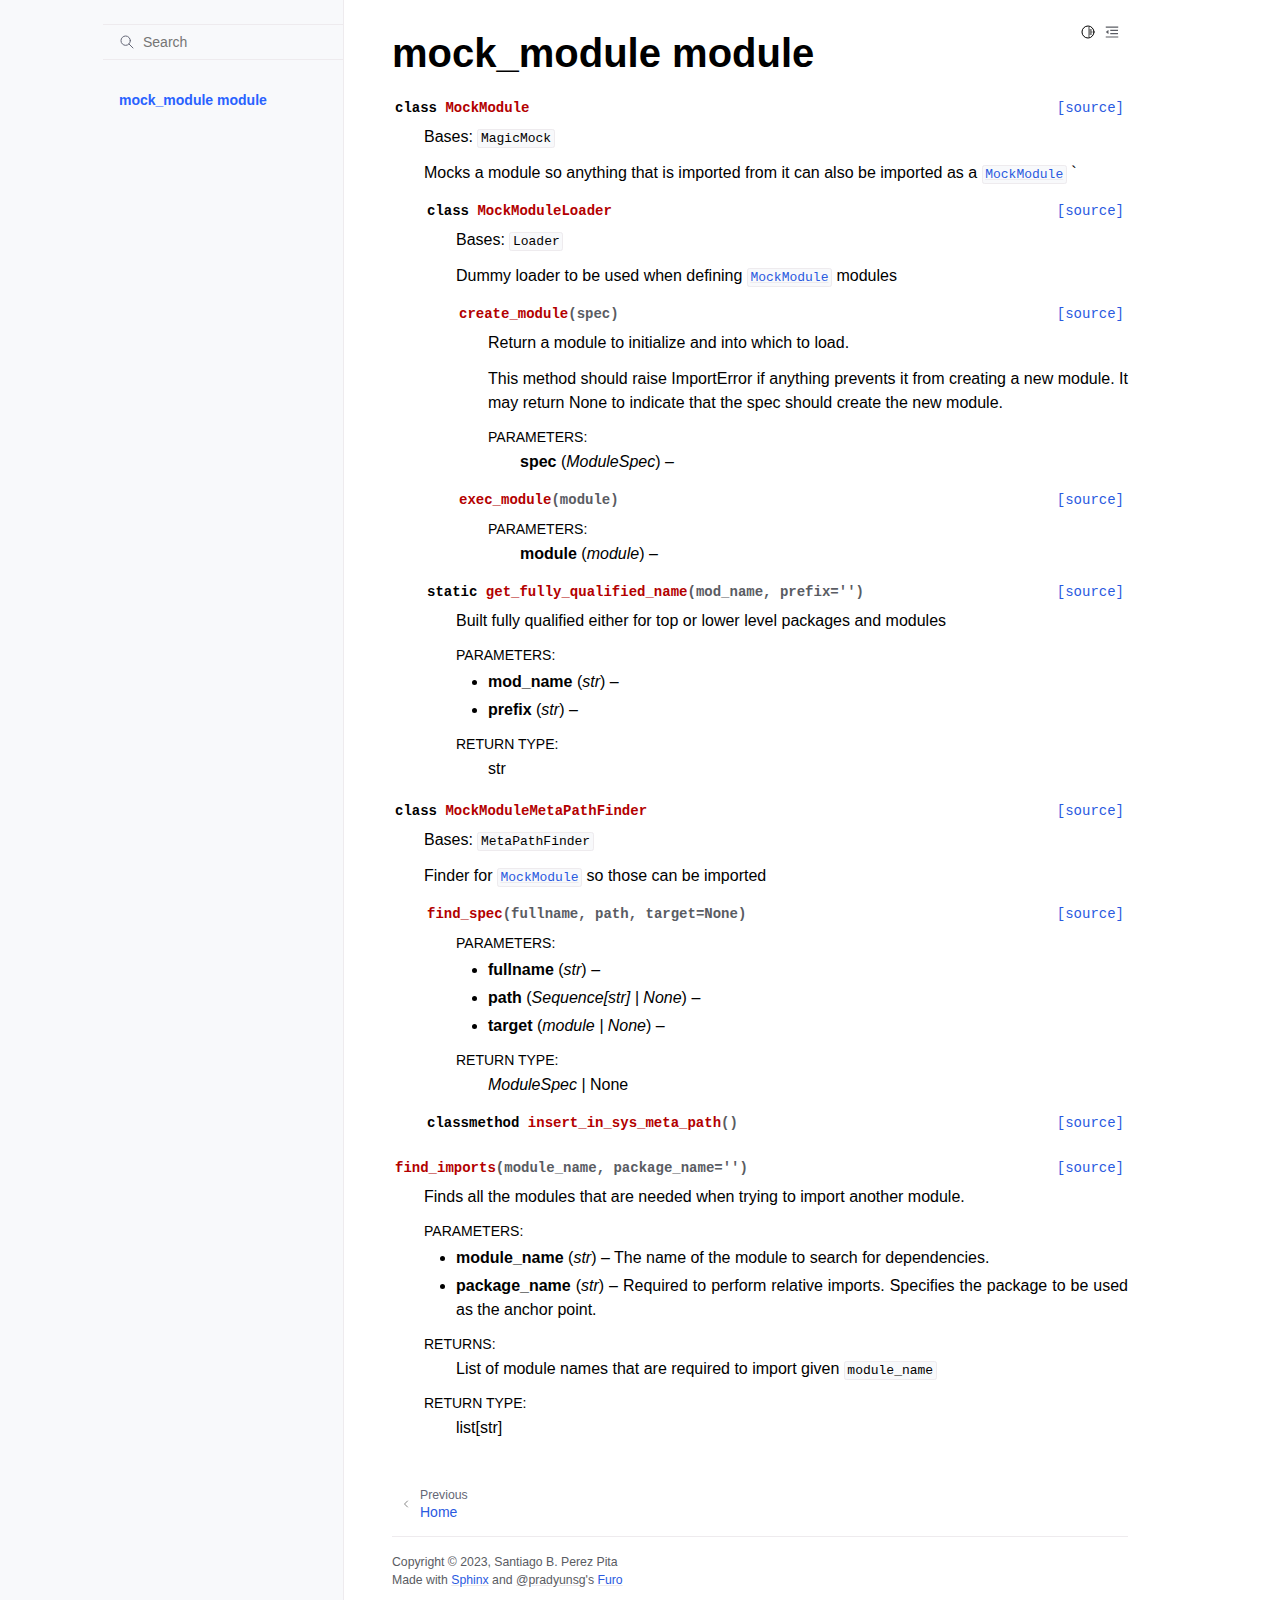
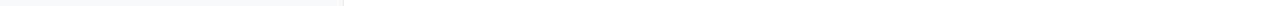
<file: docs/src/mock_module.html>
<!doctype html>
<html class="no-js" lang="en" data-content_root="../">
  <head><meta charset="utf-8"/>
    <meta name="viewport" content="width=device-width,initial-scale=1"/>
    <meta name="color-scheme" content="light dark"><meta name="viewport" content="width=device-width, initial-scale=1" />
<link rel="index" title="Index" href="../genindex.html" /><link rel="search" title="Search" href="../search.html" /><link rel="prev" title="Mock module" href="../index.html" />

    <!-- Generated with Sphinx 7.2.6 and Furo 2023.09.10 -->
        <title>mock_module module</title>
      <link rel="stylesheet" type="text/css" href="../_static/pygments.css?v=649a27d8" />
    <link rel="stylesheet" type="text/css" href="../_static/styles/furo.css?v=135e06be" />
    <link rel="stylesheet" type="text/css" href="../_static/styles/furo-extensions.css?v=36a5483c" />
    <link rel="stylesheet" type="text/css" href="../_static/css/custom.css?v=da8a7cb0" />




<style>
  body {
    --color-code-background: #f0f0f0;
  --color-code-foreground: black;

  }
  @media not print {
    body[data-theme="dark"] {
      --color-code-background: #202020;
  --color-code-foreground: #d0d0d0;

    }
    @media (prefers-color-scheme: dark) {
      body:not([data-theme="light"]) {
        --color-code-background: #202020;
  --color-code-foreground: #d0d0d0;

      }
    }
  }
</style></head>
  <body>

    <script>
      document.body.dataset.theme = localStorage.getItem("theme") || "auto";
    </script>


<svg xmlns="http://www.w3.org/2000/svg" style="display: none;">
  <symbol id="svg-toc" viewBox="0 0 24 24">
    <title>Contents</title>
    <svg stroke="currentColor" fill="currentColor" stroke-width="0" viewBox="0 0 1024 1024">
      <path d="M408 442h480c4.4 0 8-3.6 8-8v-56c0-4.4-3.6-8-8-8H408c-4.4 0-8 3.6-8 8v56c0 4.4 3.6 8 8 8zm-8 204c0 4.4 3.6 8 8 8h480c4.4 0 8-3.6 8-8v-56c0-4.4-3.6-8-8-8H408c-4.4 0-8 3.6-8 8v56zm504-486H120c-4.4 0-8 3.6-8 8v56c0 4.4 3.6 8 8 8h784c4.4 0 8-3.6 8-8v-56c0-4.4-3.6-8-8-8zm0 632H120c-4.4 0-8 3.6-8 8v56c0 4.4 3.6 8 8 8h784c4.4 0 8-3.6 8-8v-56c0-4.4-3.6-8-8-8zM115.4 518.9L271.7 642c5.8 4.6 14.4.5 14.4-6.9V388.9c0-7.4-8.5-11.5-14.4-6.9L115.4 505.1a8.74 8.74 0 0 0 0 13.8z"/>
    </svg>
  </symbol>
  <symbol id="svg-menu" viewBox="0 0 24 24">
    <title>Menu</title>
    <svg xmlns="http://www.w3.org/2000/svg" viewBox="0 0 24 24" fill="none" stroke="currentColor"
      stroke-width="2" stroke-linecap="round" stroke-linejoin="round" class="feather-menu">
      <line x1="3" y1="12" x2="21" y2="12"></line>
      <line x1="3" y1="6" x2="21" y2="6"></line>
      <line x1="3" y1="18" x2="21" y2="18"></line>
    </svg>
  </symbol>
  <symbol id="svg-arrow-right" viewBox="0 0 24 24">
    <title>Expand</title>
    <svg xmlns="http://www.w3.org/2000/svg" viewBox="0 0 24 24" fill="none" stroke="currentColor"
      stroke-width="2" stroke-linecap="round" stroke-linejoin="round" class="feather-chevron-right">
      <polyline points="9 18 15 12 9 6"></polyline>
    </svg>
  </symbol>
  <symbol id="svg-sun" viewBox="0 0 24 24">
    <title>Light mode</title>
    <svg xmlns="http://www.w3.org/2000/svg" viewBox="0 0 24 24" fill="none" stroke="currentColor"
      stroke-width="1.5" stroke-linecap="round" stroke-linejoin="round" class="feather-sun">
      <circle cx="12" cy="12" r="5"></circle>
      <line x1="12" y1="1" x2="12" y2="3"></line>
      <line x1="12" y1="21" x2="12" y2="23"></line>
      <line x1="4.22" y1="4.22" x2="5.64" y2="5.64"></line>
      <line x1="18.36" y1="18.36" x2="19.78" y2="19.78"></line>
      <line x1="1" y1="12" x2="3" y2="12"></line>
      <line x1="21" y1="12" x2="23" y2="12"></line>
      <line x1="4.22" y1="19.78" x2="5.64" y2="18.36"></line>
      <line x1="18.36" y1="5.64" x2="19.78" y2="4.22"></line>
    </svg>
  </symbol>
  <symbol id="svg-moon" viewBox="0 0 24 24">
    <title>Dark mode</title>
    <svg xmlns="http://www.w3.org/2000/svg" viewBox="0 0 24 24" fill="none" stroke="currentColor"
      stroke-width="1.5" stroke-linecap="round" stroke-linejoin="round" class="icon-tabler-moon">
      <path stroke="none" d="M0 0h24v24H0z" fill="none" />
      <path d="M12 3c.132 0 .263 0 .393 0a7.5 7.5 0 0 0 7.92 12.446a9 9 0 1 1 -8.313 -12.454z" />
    </svg>
  </symbol>
  <symbol id="svg-sun-half" viewBox="0 0 24 24">
    <title>Auto light/dark mode</title>
    <svg xmlns="http://www.w3.org/2000/svg" viewBox="0 0 24 24" fill="none" stroke="currentColor"
      stroke-width="1.5" stroke-linecap="round" stroke-linejoin="round" class="icon-tabler-shadow">
      <path stroke="none" d="M0 0h24v24H0z" fill="none"/>
      <circle cx="12" cy="12" r="9" />
      <path d="M13 12h5" />
      <path d="M13 15h4" />
      <path d="M13 18h1" />
      <path d="M13 9h4" />
      <path d="M13 6h1" />
    </svg>
  </symbol>
</svg>

<input type="checkbox" class="sidebar-toggle" name="__navigation" id="__navigation">
<input type="checkbox" class="sidebar-toggle" name="__toc" id="__toc">
<label class="overlay sidebar-overlay" for="__navigation">
  <div class="visually-hidden">Hide navigation sidebar</div>
</label>
<label class="overlay toc-overlay" for="__toc">
  <div class="visually-hidden">Hide table of contents sidebar</div>
</label>



<div class="page">
  <header class="mobile-header">
    <div class="header-left">
      <label class="nav-overlay-icon" for="__navigation">
        <div class="visually-hidden">Toggle site navigation sidebar</div>
        <i class="icon"><svg><use href="#svg-menu"></use></svg></i>
      </label>
    </div>
    <div class="header-center">
      <a href="../index.html"><div class="brand">pymock-module</div></a>
    </div>
    <div class="header-right">
      <div class="theme-toggle-container theme-toggle-header">
        <button class="theme-toggle">
          <div class="visually-hidden">Toggle Light / Dark / Auto color theme</div>
          <svg class="theme-icon-when-auto"><use href="#svg-sun-half"></use></svg>
          <svg class="theme-icon-when-dark"><use href="#svg-moon"></use></svg>
          <svg class="theme-icon-when-light"><use href="#svg-sun"></use></svg>
        </button>
      </div>
      <label class="toc-overlay-icon toc-header-icon" for="__toc">
        <div class="visually-hidden">Toggle table of contents sidebar</div>
        <i class="icon"><svg><use href="#svg-toc"></use></svg></i>
      </label>
    </div>
  </header>
  <aside class="sidebar-drawer">
    <div class="sidebar-container">

      <div class="sidebar-sticky"><a class="sidebar-brand" href="../index.html">


  <span class="sidebar-brand-text">pymock-module</span>

</a><form class="sidebar-search-container" method="get" action="../search.html" role="search">
  <input class="sidebar-search" placeholder="Search" name="q" aria-label="Search">
  <input type="hidden" name="check_keywords" value="yes">
  <input type="hidden" name="area" value="default">
</form>
<div id="searchbox"></div><div class="sidebar-scroll"><div class="sidebar-tree">
  <ul class="current">
<li class="toctree-l1 current current-page"><a class="current reference internal" href="#">mock_module module</a></li>
</ul>

</div>
</div>

      </div>

    </div>
  </aside>
  <div class="main">
    <div class="content">
      <div class="article-container">
        <a href="#" class="back-to-top muted-link">
          <svg xmlns="http://www.w3.org/2000/svg" viewBox="0 0 24 24">
            <path d="M13 20h-2V8l-5.5 5.5-1.42-1.42L12 4.16l7.92 7.92-1.42 1.42L13 8v12z"></path>
          </svg>
          <span>Back to top</span>
        </a>
        <div class="content-icon-container">

<div class="theme-toggle-container theme-toggle-content">
            <button class="theme-toggle">
              <div class="visually-hidden">Toggle Light / Dark / Auto color theme</div>
              <svg class="theme-icon-when-auto"><use href="#svg-sun-half"></use></svg>
              <svg class="theme-icon-when-dark"><use href="#svg-moon"></use></svg>
              <svg class="theme-icon-when-light"><use href="#svg-sun"></use></svg>
            </button>
          </div>
          <label class="toc-overlay-icon toc-content-icon" for="__toc">
            <div class="visually-hidden">Toggle table of contents sidebar</div>
            <i class="icon"><svg><use href="#svg-toc"></use></svg></i>
          </label>
        </div>
        <article role="main">
          <section id="module-mock_module">
<span id="mock-module-module"></span><h1>mock_module module<a class="headerlink" href="#module-mock_module" title="Link to this heading">#</a></h1>
<dl class="py class">
<dt class="sig sig-object py" id="mock_module.MockModule">
<em class="property"><span class="pre">class</span><span class="w"> </span></em><span class="sig-name descname"><span class="pre">MockModule</span></span><a class="reference internal" href="../_modules/mock_module.html#MockModule"><span class="viewcode-link"><span class="pre">[source]</span></span></a><a class="headerlink" href="#mock_module.MockModule" title="Link to this definition">#</a></dt>
<dd><p>Bases: <code class="xref py py-class docutils literal notranslate"><span class="pre">MagicMock</span></code></p>
<p>Mocks a module so anything that is imported from it can also be imported
as a <a class="reference internal" href="#mock_module.MockModule" title="mock_module.MockModule"><code class="xref py py-class docutils literal notranslate"><span class="pre">MockModule</span></code></a>
`</p>
<dl class="py class">
<dt class="sig sig-object py" id="mock_module.MockModule.MockModuleLoader">
<em class="property"><span class="pre">class</span><span class="w"> </span></em><span class="sig-name descname"><span class="pre">MockModuleLoader</span></span><a class="reference internal" href="../_modules/mock_module.html#MockModule.MockModuleLoader"><span class="viewcode-link"><span class="pre">[source]</span></span></a><a class="headerlink" href="#mock_module.MockModule.MockModuleLoader" title="Link to this definition">#</a></dt>
<dd><p>Bases: <code class="xref py py-class docutils literal notranslate"><span class="pre">Loader</span></code></p>
<p>Dummy loader to be used when defining <a class="reference internal" href="#mock_module.MockModule" title="mock_module.MockModule"><code class="xref py py-class docutils literal notranslate"><span class="pre">MockModule</span></code></a> modules</p>
<dl class="py method">
<dt class="sig sig-object py" id="mock_module.MockModule.MockModuleLoader.create_module">
<span class="sig-name descname"><span class="pre">create_module</span></span><span class="sig-paren">(</span><em class="sig-param"><span class="n"><span class="pre">spec</span></span></em><span class="sig-paren">)</span><a class="reference internal" href="../_modules/mock_module.html#MockModule.MockModuleLoader.create_module"><span class="viewcode-link"><span class="pre">[source]</span></span></a><a class="headerlink" href="#mock_module.MockModule.MockModuleLoader.create_module" title="Link to this definition">#</a></dt>
<dd><p>Return a module to initialize and into which to load.</p>
<p>This method should raise ImportError if anything prevents it
from creating a new module.  It may return None to indicate
that the spec should create the new module.</p>
<dl class="field-list simple">
<dt class="field-odd">Parameters<span class="colon">:</span></dt>
<dd class="field-odd"><p><strong>spec</strong> (<em>ModuleSpec</em>) – </p>
</dd>
</dl>
</dd></dl>

<dl class="py method">
<dt class="sig sig-object py" id="mock_module.MockModule.MockModuleLoader.exec_module">
<span class="sig-name descname"><span class="pre">exec_module</span></span><span class="sig-paren">(</span><em class="sig-param"><span class="n"><span class="pre">module</span></span></em><span class="sig-paren">)</span><a class="reference internal" href="../_modules/mock_module.html#MockModule.MockModuleLoader.exec_module"><span class="viewcode-link"><span class="pre">[source]</span></span></a><a class="headerlink" href="#mock_module.MockModule.MockModuleLoader.exec_module" title="Link to this definition">#</a></dt>
<dd><dl class="field-list simple">
<dt class="field-odd">Parameters<span class="colon">:</span></dt>
<dd class="field-odd"><p><strong>module</strong> (<em>module</em>) – </p>
</dd>
</dl>
</dd></dl>

</dd></dl>

<dl class="py method">
<dt class="sig sig-object py" id="mock_module.MockModule.get_fully_qualified_name">
<em class="property"><span class="pre">static</span><span class="w"> </span></em><span class="sig-name descname"><span class="pre">get_fully_qualified_name</span></span><span class="sig-paren">(</span><em class="sig-param"><span class="n"><span class="pre">mod_name</span></span></em>, <em class="sig-param"><span class="n"><span class="pre">prefix</span></span><span class="o"><span class="pre">=</span></span><span class="default_value"><span class="pre">''</span></span></em><span class="sig-paren">)</span><a class="reference internal" href="../_modules/mock_module.html#MockModule.get_fully_qualified_name"><span class="viewcode-link"><span class="pre">[source]</span></span></a><a class="headerlink" href="#mock_module.MockModule.get_fully_qualified_name" title="Link to this definition">#</a></dt>
<dd><p>Built fully qualified either for top or lower level packages and
modules</p>
<dl class="field-list simple">
<dt class="field-odd">Parameters<span class="colon">:</span></dt>
<dd class="field-odd"><ul class="simple">
<li><p><strong>mod_name</strong> (<em>str</em>) – </p></li>
<li><p><strong>prefix</strong> (<em>str</em>) – </p></li>
</ul>
</dd>
<dt class="field-even">Return type<span class="colon">:</span></dt>
<dd class="field-even"><p>str</p>
</dd>
</dl>
</dd></dl>

</dd></dl>

<dl class="py class">
<dt class="sig sig-object py" id="mock_module.MockModuleMetaPathFinder">
<em class="property"><span class="pre">class</span><span class="w"> </span></em><span class="sig-name descname"><span class="pre">MockModuleMetaPathFinder</span></span><a class="reference internal" href="../_modules/mock_module.html#MockModuleMetaPathFinder"><span class="viewcode-link"><span class="pre">[source]</span></span></a><a class="headerlink" href="#mock_module.MockModuleMetaPathFinder" title="Link to this definition">#</a></dt>
<dd><p>Bases: <code class="xref py py-class docutils literal notranslate"><span class="pre">MetaPathFinder</span></code></p>
<p>Finder for <a class="reference internal" href="#mock_module.MockModule" title="mock_module.MockModule"><code class="xref py py-class docutils literal notranslate"><span class="pre">MockModule</span></code></a> so those can be imported</p>
<dl class="py method">
<dt class="sig sig-object py" id="mock_module.MockModuleMetaPathFinder.find_spec">
<span class="sig-name descname"><span class="pre">find_spec</span></span><span class="sig-paren">(</span><em class="sig-param"><span class="n"><span class="pre">fullname</span></span></em>, <em class="sig-param"><span class="n"><span class="pre">path</span></span></em>, <em class="sig-param"><span class="n"><span class="pre">target</span></span><span class="o"><span class="pre">=</span></span><span class="default_value"><span class="pre">None</span></span></em><span class="sig-paren">)</span><a class="reference internal" href="../_modules/mock_module.html#MockModuleMetaPathFinder.find_spec"><span class="viewcode-link"><span class="pre">[source]</span></span></a><a class="headerlink" href="#mock_module.MockModuleMetaPathFinder.find_spec" title="Link to this definition">#</a></dt>
<dd><dl class="field-list simple">
<dt class="field-odd">Parameters<span class="colon">:</span></dt>
<dd class="field-odd"><ul class="simple">
<li><p><strong>fullname</strong> (<em>str</em>) – </p></li>
<li><p><strong>path</strong> (<em>Sequence</em><em>[</em><em>str</em><em>] </em><em>| </em><em>None</em>) – </p></li>
<li><p><strong>target</strong> (<em>module</em><em> | </em><em>None</em>) – </p></li>
</ul>
</dd>
<dt class="field-even">Return type<span class="colon">:</span></dt>
<dd class="field-even"><p><em>ModuleSpec</em> | None</p>
</dd>
</dl>
</dd></dl>

<dl class="py method">
<dt class="sig sig-object py" id="mock_module.MockModuleMetaPathFinder.insert_in_sys_meta_path">
<em class="property"><span class="pre">classmethod</span><span class="w"> </span></em><span class="sig-name descname"><span class="pre">insert_in_sys_meta_path</span></span><span class="sig-paren">(</span><span class="sig-paren">)</span><a class="reference internal" href="../_modules/mock_module.html#MockModuleMetaPathFinder.insert_in_sys_meta_path"><span class="viewcode-link"><span class="pre">[source]</span></span></a><a class="headerlink" href="#mock_module.MockModuleMetaPathFinder.insert_in_sys_meta_path" title="Link to this definition">#</a></dt>
<dd></dd></dl>

</dd></dl>

<dl class="py function">
<dt class="sig sig-object py" id="mock_module.find_imports">
<span class="sig-name descname"><span class="pre">find_imports</span></span><span class="sig-paren">(</span><em class="sig-param"><span class="n"><span class="pre">module_name</span></span></em>, <em class="sig-param"><span class="n"><span class="pre">package_name</span></span><span class="o"><span class="pre">=</span></span><span class="default_value"><span class="pre">''</span></span></em><span class="sig-paren">)</span><a class="reference internal" href="../_modules/mock_module.html#find_imports"><span class="viewcode-link"><span class="pre">[source]</span></span></a><a class="headerlink" href="#mock_module.find_imports" title="Link to this definition">#</a></dt>
<dd><p>Finds all the modules that are needed when trying to import another
module.</p>
<dl class="field-list simple">
<dt class="field-odd">Parameters<span class="colon">:</span></dt>
<dd class="field-odd"><ul class="simple">
<li><p><strong>module_name</strong> (<em>str</em>) – The name of the module to search for dependencies.</p></li>
<li><p><strong>package_name</strong> (<em>str</em>) – Required to perform relative imports. Specifies the
package to be used as the anchor point.</p></li>
</ul>
</dd>
<dt class="field-even">Returns<span class="colon">:</span></dt>
<dd class="field-even"><p>List of module names that are required to import given <code class="docutils literal notranslate"><span class="pre">module_name</span></code></p>
</dd>
<dt class="field-odd">Return type<span class="colon">:</span></dt>
<dd class="field-odd"><p>list[str]</p>
</dd>
</dl>
</dd></dl>

</section>

        </article>
      </div>
      <footer>

        <div class="related-pages">

          <a class="prev-page" href="../index.html">
              <svg class="furo-related-icon"><use href="#svg-arrow-right"></use></svg>
              <div class="page-info">
                <div class="context">
                  <span>Previous</span>
                </div>

                <div class="title">Home</div>

              </div>
            </a>
        </div>
        <div class="bottom-of-page">
          <div class="left-details">
            <div class="copyright">
                Copyright &#169; 2023, Santiago B. Perez Pita
            </div>
            Made with <a href="https://www.sphinx-doc.org/">Sphinx</a> and <a class="muted-link" href="https://pradyunsg.me">@pradyunsg</a>'s

            <a href="https://github.com/pradyunsg/furo">Furo</a>

          </div>
          <div class="right-details">

          </div>
        </div>

      </footer>
    </div>
    <aside class="toc-drawer">


      <div class="toc-sticky toc-scroll">
        <div class="toc-title-container">
          <span class="toc-title">
            On this page
          </span>
        </div>
        <div class="toc-tree-container">
          <div class="toc-tree">
            <ul>
<li><a class="reference internal" href="#">mock_module module</a><ul>
<li><a class="reference internal" href="#mock_module.MockModule"><code class="docutils literal notranslate"><span class="pre">MockModule</span></code></a><ul>
<li><a class="reference internal" href="#mock_module.MockModule.MockModuleLoader"><code class="docutils literal notranslate"><span class="pre">MockModule.MockModuleLoader</span></code></a><ul>
<li><a class="reference internal" href="#mock_module.MockModule.MockModuleLoader.create_module"><code class="docutils literal notranslate"><span class="pre">MockModule.MockModuleLoader.create_module()</span></code></a></li>
<li><a class="reference internal" href="#mock_module.MockModule.MockModuleLoader.exec_module"><code class="docutils literal notranslate"><span class="pre">MockModule.MockModuleLoader.exec_module()</span></code></a></li>
</ul>
</li>
<li><a class="reference internal" href="#mock_module.MockModule.get_fully_qualified_name"><code class="docutils literal notranslate"><span class="pre">MockModule.get_fully_qualified_name()</span></code></a></li>
</ul>
</li>
<li><a class="reference internal" href="#mock_module.MockModuleMetaPathFinder"><code class="docutils literal notranslate"><span class="pre">MockModuleMetaPathFinder</span></code></a><ul>
<li><a class="reference internal" href="#mock_module.MockModuleMetaPathFinder.find_spec"><code class="docutils literal notranslate"><span class="pre">MockModuleMetaPathFinder.find_spec()</span></code></a></li>
<li><a class="reference internal" href="#mock_module.MockModuleMetaPathFinder.insert_in_sys_meta_path"><code class="docutils literal notranslate"><span class="pre">MockModuleMetaPathFinder.insert_in_sys_meta_path()</span></code></a></li>
</ul>
</li>
<li><a class="reference internal" href="#mock_module.find_imports"><code class="docutils literal notranslate"><span class="pre">find_imports()</span></code></a></li>
</ul>
</li>
</ul>

          </div>
        </div>
      </div>


    </aside>
  </div>
</div><script src="../_static/documentation_options.js?v=38b66d78"></script>
    <script src="../_static/doctools.js?v=888ff710"></script>
    <script src="../_static/sphinx_highlight.js?v=dc90522c"></script>
    <script src="../_static/scripts/furo.js?v=32e29ea5"></script>
    </body>
</html>
</file>
<file: docs/_static/pygments.css>
.highlight pre { line-height: 125%; }
.highlight td.linenos .normal { color: #666666; background-color: transparent; padding-left: 5px; padding-right: 5px; }
.highlight span.linenos { color: #666666; background-color: transparent; padding-left: 5px; padding-right: 5px; }
.highlight td.linenos .special { color: #000000; background-color: #ffffc0; padding-left: 5px; padding-right: 5px; }
.highlight span.linenos.special { color: #000000; background-color: #ffffc0; padding-left: 5px; padding-right: 5px; }
.highlight .hll { background-color: #ffffcc }
.highlight { background: #f0f0f0; }
.highlight .c { color: #60a0b0; font-style: italic } /* Comment */
.highlight .err { border: 1px solid #FF0000 } /* Error */
.highlight .k { color: #007020; font-weight: bold } /* Keyword */
.highlight .o { color: #666666 } /* Operator */
.highlight .ch { color: #60a0b0; font-style: italic } /* Comment.Hashbang */
.highlight .cm { color: #60a0b0; font-style: italic } /* Comment.Multiline */
.highlight .cp { color: #007020 } /* Comment.Preproc */
.highlight .cpf { color: #60a0b0; font-style: italic } /* Comment.PreprocFile */
.highlight .c1 { color: #60a0b0; font-style: italic } /* Comment.Single */
.highlight .cs { color: #60a0b0; background-color: #fff0f0 } /* Comment.Special */
.highlight .gd { color: #A00000 } /* Generic.Deleted */
.highlight .ge { font-style: italic } /* Generic.Emph */
.highlight .ges { font-weight: bold; font-style: italic } /* Generic.EmphStrong */
.highlight .gr { color: #FF0000 } /* Generic.Error */
.highlight .gh { color: #000080; font-weight: bold } /* Generic.Heading */
.highlight .gi { color: #00A000 } /* Generic.Inserted */
.highlight .go { color: #888888 } /* Generic.Output */
.highlight .gp { color: #c65d09; font-weight: bold } /* Generic.Prompt */
.highlight .gs { font-weight: bold } /* Generic.Strong */
.highlight .gu { color: #800080; font-weight: bold } /* Generic.Subheading */
.highlight .gt { color: #0044DD } /* Generic.Traceback */
.highlight .kc { color: #007020; font-weight: bold } /* Keyword.Constant */
.highlight .kd { color: #007020; font-weight: bold } /* Keyword.Declaration */
.highlight .kn { color: #007020; font-weight: bold } /* Keyword.Namespace */
.highlight .kp { color: #007020 } /* Keyword.Pseudo */
.highlight .kr { color: #007020; font-weight: bold } /* Keyword.Reserved */
.highlight .kt { color: #902000 } /* Keyword.Type */
.highlight .m { color: #40a070 } /* Literal.Number */
.highlight .s { color: #4070a0 } /* Literal.String */
.highlight .na { color: #4070a0 } /* Name.Attribute */
.highlight .nb { color: #007020 } /* Name.Builtin */
.highlight .nc { color: #0e84b5; font-weight: bold } /* Name.Class */
.highlight .no { color: #60add5 } /* Name.Constant */
.highlight .nd { color: #555555; font-weight: bold } /* Name.Decorator */
.highlight .ni { color: #d55537; font-weight: bold } /* Name.Entity */
.highlight .ne { color: #007020 } /* Name.Exception */
.highlight .nf { color: #06287e } /* Name.Function */
.highlight .nl { color: #002070; font-weight: bold } /* Name.Label */
.highlight .nn { color: #0e84b5; font-weight: bold } /* Name.Namespace */
.highlight .nt { color: #062873; font-weight: bold } /* Name.Tag */
.highlight .nv { color: #bb60d5 } /* Name.Variable */
.highlight .ow { color: #007020; font-weight: bold } /* Operator.Word */
.highlight .w { color: #bbbbbb } /* Text.Whitespace */
.highlight .mb { color: #40a070 } /* Literal.Number.Bin */
.highlight .mf { color: #40a070 } /* Literal.Number.Float */
.highlight .mh { color: #40a070 } /* Literal.Number.Hex */
.highlight .mi { color: #40a070 } /* Literal.Number.Integer */
.highlight .mo { color: #40a070 } /* Literal.Number.Oct */
.highlight .sa { color: #4070a0 } /* Literal.String.Affix */
.highlight .sb { color: #4070a0 } /* Literal.String.Backtick */
.highlight .sc { color: #4070a0 } /* Literal.String.Char */
.highlight .dl { color: #4070a0 } /* Literal.String.Delimiter */
.highlight .sd { color: #4070a0; font-style: italic } /* Literal.String.Doc */
.highlight .s2 { color: #4070a0 } /* Literal.String.Double */
.highlight .se { color: #4070a0; font-weight: bold } /* Literal.String.Escape */
.highlight .sh { color: #4070a0 } /* Literal.String.Heredoc */
.highlight .si { color: #70a0d0; font-style: italic } /* Literal.String.Interpol */
.highlight .sx { color: #c65d09 } /* Literal.String.Other */
.highlight .sr { color: #235388 } /* Literal.String.Regex */
.highlight .s1 { color: #4070a0 } /* Literal.String.Single */
.highlight .ss { color: #517918 } /* Literal.String.Symbol */
.highlight .bp { color: #007020 } /* Name.Builtin.Pseudo */
.highlight .fm { color: #06287e } /* Name.Function.Magic */
.highlight .vc { color: #bb60d5 } /* Name.Variable.Class */
.highlight .vg { color: #bb60d5 } /* Name.Variable.Global */
.highlight .vi { color: #bb60d5 } /* Name.Variable.Instance */
.highlight .vm { color: #bb60d5 } /* Name.Variable.Magic */
.highlight .il { color: #40a070 } /* Literal.Number.Integer.Long */
@media not print {
body[data-theme="dark"] .highlight pre { line-height: 125%; }
body[data-theme="dark"] .highlight td.linenos .normal { color: #aaaaaa; background-color: transparent; padding-left: 5px; padding-right: 5px; }
body[data-theme="dark"] .highlight span.linenos { color: #aaaaaa; background-color: transparent; padding-left: 5px; padding-right: 5px; }
body[data-theme="dark"] .highlight td.linenos .special { color: #000000; background-color: #ffffc0; padding-left: 5px; padding-right: 5px; }
body[data-theme="dark"] .highlight span.linenos.special { color: #000000; background-color: #ffffc0; padding-left: 5px; padding-right: 5px; }
body[data-theme="dark"] .highlight .hll { background-color: #404040 }
body[data-theme="dark"] .highlight { background: #202020; color: #d0d0d0 }
body[data-theme="dark"] .highlight .c { color: #ababab; font-style: italic } /* Comment */
body[data-theme="dark"] .highlight .err { color: #a61717; background-color: #e3d2d2 } /* Error */
body[data-theme="dark"] .highlight .esc { color: #d0d0d0 } /* Escape */
body[data-theme="dark"] .highlight .g { color: #d0d0d0 } /* Generic */
body[data-theme="dark"] .highlight .k { color: #6ebf26; font-weight: bold } /* Keyword */
body[data-theme="dark"] .highlight .l { color: #d0d0d0 } /* Literal */
body[data-theme="dark"] .highlight .n { color: #d0d0d0 } /* Name */
body[data-theme="dark"] .highlight .o { color: #d0d0d0 } /* Operator */
body[data-theme="dark"] .highlight .x { color: #d0d0d0 } /* Other */
body[data-theme="dark"] .highlight .p { color: #d0d0d0 } /* Punctuation */
body[data-theme="dark"] .highlight .ch { color: #ababab; font-style: italic } /* Comment.Hashbang */
body[data-theme="dark"] .highlight .cm { color: #ababab; font-style: italic } /* Comment.Multiline */
body[data-theme="dark"] .highlight .cp { color: #ff3a3a; font-weight: bold } /* Comment.Preproc */
body[data-theme="dark"] .highlight .cpf { color: #ababab; font-style: italic } /* Comment.PreprocFile */
body[data-theme="dark"] .highlight .c1 { color: #ababab; font-style: italic } /* Comment.Single */
body[data-theme="dark"] .highlight .cs { color: #e50808; font-weight: bold; background-color: #520000 } /* Comment.Special */
body[data-theme="dark"] .highlight .gd { color: #d22323 } /* Generic.Deleted */
body[data-theme="dark"] .highlight .ge { color: #d0d0d0; font-style: italic } /* Generic.Emph */
body[data-theme="dark"] .highlight .ges { color: #d0d0d0; font-weight: bold; font-style: italic } /* Generic.EmphStrong */
body[data-theme="dark"] .highlight .gr { color: #d22323 } /* Generic.Error */
body[data-theme="dark"] .highlight .gh { color: #ffffff; font-weight: bold } /* Generic.Heading */
body[data-theme="dark"] .highlight .gi { color: #589819 } /* Generic.Inserted */
body[data-theme="dark"] .highlight .go { color: #cccccc } /* Generic.Output */
body[data-theme="dark"] .highlight .gp { color: #aaaaaa } /* Generic.Prompt */
body[data-theme="dark"] .highlight .gs { color: #d0d0d0; font-weight: bold } /* Generic.Strong */
body[data-theme="dark"] .highlight .gu { color: #ffffff; text-decoration: underline } /* Generic.Subheading */
body[data-theme="dark"] .highlight .gt { color: #d22323 } /* Generic.Traceback */
body[data-theme="dark"] .highlight .kc { color: #6ebf26; font-weight: bold } /* Keyword.Constant */
body[data-theme="dark"] .highlight .kd { color: #6ebf26; font-weight: bold } /* Keyword.Declaration */
body[data-theme="dark"] .highlight .kn { color: #6ebf26; font-weight: bold } /* Keyword.Namespace */
body[data-theme="dark"] .highlight .kp { color: #6ebf26 } /* Keyword.Pseudo */
body[data-theme="dark"] .highlight .kr { color: #6ebf26; font-weight: bold } /* Keyword.Reserved */
body[data-theme="dark"] .highlight .kt { color: #6ebf26; font-weight: bold } /* Keyword.Type */
body[data-theme="dark"] .highlight .ld { color: #d0d0d0 } /* Literal.Date */
body[data-theme="dark"] .highlight .m { color: #51b2fd } /* Literal.Number */
body[data-theme="dark"] .highlight .s { color: #ed9d13 } /* Literal.String */
body[data-theme="dark"] .highlight .na { color: #bbbbbb } /* Name.Attribute */
body[data-theme="dark"] .highlight .nb { color: #2fbccd } /* Name.Builtin */
body[data-theme="dark"] .highlight .nc { color: #71adff; text-decoration: underline } /* Name.Class */
body[data-theme="dark"] .highlight .no { color: #40ffff } /* Name.Constant */
body[data-theme="dark"] .highlight .nd { color: #ffa500 } /* Name.Decorator */
body[data-theme="dark"] .highlight .ni { color: #d0d0d0 } /* Name.Entity */
body[data-theme="dark"] .highlight .ne { color: #bbbbbb } /* Name.Exception */
body[data-theme="dark"] .highlight .nf { color: #71adff } /* Name.Function */
body[data-theme="dark"] .highlight .nl { color: #d0d0d0 } /* Name.Label */
body[data-theme="dark"] .highlight .nn { color: #71adff; text-decoration: underline } /* Name.Namespace */
body[data-theme="dark"] .highlight .nx { color: #d0d0d0 } /* Name.Other */
body[data-theme="dark"] .highlight .py { color: #d0d0d0 } /* Name.Property */
body[data-theme="dark"] .highlight .nt { color: #6ebf26; font-weight: bold } /* Name.Tag */
body[data-theme="dark"] .highlight .nv { color: #40ffff } /* Name.Variable */
body[data-theme="dark"] .highlight .ow { color: #6ebf26; font-weight: bold } /* Operator.Word */
body[data-theme="dark"] .highlight .pm { color: #d0d0d0 } /* Punctuation.Marker */
body[data-theme="dark"] .highlight .w { color: #666666 } /* Text.Whitespace */
body[data-theme="dark"] .highlight .mb { color: #51b2fd } /* Literal.Number.Bin */
body[data-theme="dark"] .highlight .mf { color: #51b2fd } /* Literal.Number.Float */
body[data-theme="dark"] .highlight .mh { color: #51b2fd } /* Literal.Number.Hex */
body[data-theme="dark"] .highlight .mi { color: #51b2fd } /* Literal.Number.Integer */
body[data-theme="dark"] .highlight .mo { color: #51b2fd } /* Literal.Number.Oct */
body[data-theme="dark"] .highlight .sa { color: #ed9d13 } /* Literal.String.Affix */
body[data-theme="dark"] .highlight .sb { color: #ed9d13 } /* Literal.String.Backtick */
body[data-theme="dark"] .highlight .sc { color: #ed9d13 } /* Literal.String.Char */
body[data-theme="dark"] .highlight .dl { color: #ed9d13 } /* Literal.String.Delimiter */
body[data-theme="dark"] .highlight .sd { color: #ed9d13 } /* Literal.String.Doc */
body[data-theme="dark"] .highlight .s2 { color: #ed9d13 } /* Literal.String.Double */
body[data-theme="dark"] .highlight .se { color: #ed9d13 } /* Literal.String.Escape */
body[data-theme="dark"] .highlight .sh { color: #ed9d13 } /* Literal.String.Heredoc */
body[data-theme="dark"] .highlight .si { color: #ed9d13 } /* Literal.String.Interpol */
body[data-theme="dark"] .highlight .sx { color: #ffa500 } /* Literal.String.Other */
body[data-theme="dark"] .highlight .sr { color: #ed9d13 } /* Literal.String.Regex */
body[data-theme="dark"] .highlight .s1 { color: #ed9d13 } /* Literal.String.Single */
body[data-theme="dark"] .highlight .ss { color: #ed9d13 } /* Literal.String.Symbol */
body[data-theme="dark"] .highlight .bp { color: #2fbccd } /* Name.Builtin.Pseudo */
body[data-theme="dark"] .highlight .fm { color: #71adff } /* Name.Function.Magic */
body[data-theme="dark"] .highlight .vc { color: #40ffff } /* Name.Variable.Class */
body[data-theme="dark"] .highlight .vg { color: #40ffff } /* Name.Variable.Global */
body[data-theme="dark"] .highlight .vi { color: #40ffff } /* Name.Variable.Instance */
body[data-theme="dark"] .highlight .vm { color: #40ffff } /* Name.Variable.Magic */
body[data-theme="dark"] .highlight .il { color: #51b2fd } /* Literal.Number.Integer.Long */
@media (prefers-color-scheme: dark) {
body:not([data-theme="light"]) .highlight pre { line-height: 125%; }
body:not([data-theme="light"]) .highlight td.linenos .normal { color: #aaaaaa; background-color: transparent; padding-left: 5px; padding-right: 5px; }
body:not([data-theme="light"]) .highlight span.linenos { color: #aaaaaa; background-color: transparent; padding-left: 5px; padding-right: 5px; }
body:not([data-theme="light"]) .highlight td.linenos .special { color: #000000; background-color: #ffffc0; padding-left: 5px; padding-right: 5px; }
body:not([data-theme="light"]) .highlight span.linenos.special { color: #000000; background-color: #ffffc0; padding-left: 5px; padding-right: 5px; }
body:not([data-theme="light"]) .highlight .hll { background-color: #404040 }
body:not([data-theme="light"]) .highlight { background: #202020; color: #d0d0d0 }
body:not([data-theme="light"]) .highlight .c { color: #ababab; font-style: italic } /* Comment */
body:not([data-theme="light"]) .highlight .err { color: #a61717; background-color: #e3d2d2 } /* Error */
body:not([data-theme="light"]) .highlight .esc { color: #d0d0d0 } /* Escape */
body:not([data-theme="light"]) .highlight .g { color: #d0d0d0 } /* Generic */
body:not([data-theme="light"]) .highlight .k { color: #6ebf26; font-weight: bold } /* Keyword */
body:not([data-theme="light"]) .highlight .l { color: #d0d0d0 } /* Literal */
body:not([data-theme="light"]) .highlight .n { color: #d0d0d0 } /* Name */
body:not([data-theme="light"]) .highlight .o { color: #d0d0d0 } /* Operator */
body:not([data-theme="light"]) .highlight .x { color: #d0d0d0 } /* Other */
body:not([data-theme="light"]) .highlight .p { color: #d0d0d0 } /* Punctuation */
body:not([data-theme="light"]) .highlight .ch { color: #ababab; font-style: italic } /* Comment.Hashbang */
body:not([data-theme="light"]) .highlight .cm { color: #ababab; font-style: italic } /* Comment.Multiline */
body:not([data-theme="light"]) .highlight .cp { color: #ff3a3a; font-weight: bold } /* Comment.Preproc */
body:not([data-theme="light"]) .highlight .cpf { color: #ababab; font-style: italic } /* Comment.PreprocFile */
body:not([data-theme="light"]) .highlight .c1 { color: #ababab; font-style: italic } /* Comment.Single */
body:not([data-theme="light"]) .highlight .cs { color: #e50808; font-weight: bold; background-color: #520000 } /* Comment.Special */
body:not([data-theme="light"]) .highlight .gd { color: #d22323 } /* Generic.Deleted */
body:not([data-theme="light"]) .highlight .ge { color: #d0d0d0; font-style: italic } /* Generic.Emph */
body:not([data-theme="light"]) .highlight .ges { color: #d0d0d0; font-weight: bold; font-style: italic } /* Generic.EmphStrong */
body:not([data-theme="light"]) .highlight .gr { color: #d22323 } /* Generic.Error */
body:not([data-theme="light"]) .highlight .gh { color: #ffffff; font-weight: bold } /* Generic.Heading */
body:not([data-theme="light"]) .highlight .gi { color: #589819 } /* Generic.Inserted */
body:not([data-theme="light"]) .highlight .go { color: #cccccc } /* Generic.Output */
body:not([data-theme="light"]) .highlight .gp { color: #aaaaaa } /* Generic.Prompt */
body:not([data-theme="light"]) .highlight .gs { color: #d0d0d0; font-weight: bold } /* Generic.Strong */
body:not([data-theme="light"]) .highlight .gu { color: #ffffff; text-decoration: underline } /* Generic.Subheading */
body:not([data-theme="light"]) .highlight .gt { color: #d22323 } /* Generic.Traceback */
body:not([data-theme="light"]) .highlight .kc { color: #6ebf26; font-weight: bold } /* Keyword.Constant */
body:not([data-theme="light"]) .highlight .kd { color: #6ebf26; font-weight: bold } /* Keyword.Declaration */
body:not([data-theme="light"]) .highlight .kn { color: #6ebf26; font-weight: bold } /* Keyword.Namespace */
body:not([data-theme="light"]) .highlight .kp { color: #6ebf26 } /* Keyword.Pseudo */
body:not([data-theme="light"]) .highlight .kr { color: #6ebf26; font-weight: bold } /* Keyword.Reserved */
body:not([data-theme="light"]) .highlight .kt { color: #6ebf26; font-weight: bold } /* Keyword.Type */
body:not([data-theme="light"]) .highlight .ld { color: #d0d0d0 } /* Literal.Date */
body:not([data-theme="light"]) .highlight .m { color: #51b2fd } /* Literal.Number */
body:not([data-theme="light"]) .highlight .s { color: #ed9d13 } /* Literal.String */
body:not([data-theme="light"]) .highlight .na { color: #bbbbbb } /* Name.Attribute */
body:not([data-theme="light"]) .highlight .nb { color: #2fbccd } /* Name.Builtin */
body:not([data-theme="light"]) .highlight .nc { color: #71adff; text-decoration: underline } /* Name.Class */
body:not([data-theme="light"]) .highlight .no { color: #40ffff } /* Name.Constant */
body:not([data-theme="light"]) .highlight .nd { color: #ffa500 } /* Name.Decorator */
body:not([data-theme="light"]) .highlight .ni { color: #d0d0d0 } /* Name.Entity */
body:not([data-theme="light"]) .highlight .ne { color: #bbbbbb } /* Name.Exception */
body:not([data-theme="light"]) .highlight .nf { color: #71adff } /* Name.Function */
body:not([data-theme="light"]) .highlight .nl { color: #d0d0d0 } /* Name.Label */
body:not([data-theme="light"]) .highlight .nn { color: #71adff; text-decoration: underline } /* Name.Namespace */
body:not([data-theme="light"]) .highlight .nx { color: #d0d0d0 } /* Name.Other */
body:not([data-theme="light"]) .highlight .py { color: #d0d0d0 } /* Name.Property */
body:not([data-theme="light"]) .highlight .nt { color: #6ebf26; font-weight: bold } /* Name.Tag */
body:not([data-theme="light"]) .highlight .nv { color: #40ffff } /* Name.Variable */
body:not([data-theme="light"]) .highlight .ow { color: #6ebf26; font-weight: bold } /* Operator.Word */
body:not([data-theme="light"]) .highlight .pm { color: #d0d0d0 } /* Punctuation.Marker */
body:not([data-theme="light"]) .highlight .w { color: #666666 } /* Text.Whitespace */
body:not([data-theme="light"]) .highlight .mb { color: #51b2fd } /* Literal.Number.Bin */
body:not([data-theme="light"]) .highlight .mf { color: #51b2fd } /* Literal.Number.Float */
body:not([data-theme="light"]) .highlight .mh { color: #51b2fd } /* Literal.Number.Hex */
body:not([data-theme="light"]) .highlight .mi { color: #51b2fd } /* Literal.Number.Integer */
body:not([data-theme="light"]) .highlight .mo { color: #51b2fd } /* Literal.Number.Oct */
body:not([data-theme="light"]) .highlight .sa { color: #ed9d13 } /* Literal.String.Affix */
body:not([data-theme="light"]) .highlight .sb { color: #ed9d13 } /* Literal.String.Backtick */
body:not([data-theme="light"]) .highlight .sc { color: #ed9d13 } /* Literal.String.Char */
body:not([data-theme="light"]) .highlight .dl { color: #ed9d13 } /* Literal.String.Delimiter */
body:not([data-theme="light"]) .highlight .sd { color: #ed9d13 } /* Literal.String.Doc */
body:not([data-theme="light"]) .highlight .s2 { color: #ed9d13 } /* Literal.String.Double */
body:not([data-theme="light"]) .highlight .se { color: #ed9d13 } /* Literal.String.Escape */
body:not([data-theme="light"]) .highlight .sh { color: #ed9d13 } /* Literal.String.Heredoc */
body:not([data-theme="light"]) .highlight .si { color: #ed9d13 } /* Literal.String.Interpol */
body:not([data-theme="light"]) .highlight .sx { color: #ffa500 } /* Literal.String.Other */
body:not([data-theme="light"]) .highlight .sr { color: #ed9d13 } /* Literal.String.Regex */
body:not([data-theme="light"]) .highlight .s1 { color: #ed9d13 } /* Literal.String.Single */
body:not([data-theme="light"]) .highlight .ss { color: #ed9d13 } /* Literal.String.Symbol */
body:not([data-theme="light"]) .highlight .bp { color: #2fbccd } /* Name.Builtin.Pseudo */
body:not([data-theme="light"]) .highlight .fm { color: #71adff } /* Name.Function.Magic */
body:not([data-theme="light"]) .highlight .vc { color: #40ffff } /* Name.Variable.Class */
body:not([data-theme="light"]) .highlight .vg { color: #40ffff } /* Name.Variable.Global */
body:not([data-theme="light"]) .highlight .vi { color: #40ffff } /* Name.Variable.Instance */
body:not([data-theme="light"]) .highlight .vm { color: #40ffff } /* Name.Variable.Magic */
body:not([data-theme="light"]) .highlight .il { color: #51b2fd } /* Literal.Number.Integer.Long */
}
}
</file>
<file: docs/_static/styles/furo-extensions.css>
#furo-sidebar-ad-placement{padding:var(--sidebar-item-spacing-vertical) var(--sidebar-item-spacing-horizontal)}#furo-sidebar-ad-placement .ethical-sidebar{background:var(--color-background-secondary);border:none;box-shadow:none}#furo-sidebar-ad-placement .ethical-sidebar:hover{background:var(--color-background-hover)}#furo-sidebar-ad-placement .ethical-sidebar a{color:var(--color-foreground-primary)}#furo-sidebar-ad-placement .ethical-callout a{color:var(--color-foreground-secondary)!important}#furo-readthedocs-versions{background:transparent;display:block;position:static;width:100%}#furo-readthedocs-versions .rst-versions{background:#1a1c1e}#furo-readthedocs-versions .rst-current-version{background:var(--color-sidebar-item-background);cursor:unset}#furo-readthedocs-versions .rst-current-version:hover{background:var(--color-sidebar-item-background)}#furo-readthedocs-versions .rst-current-version .fa-book{color:var(--color-foreground-primary)}#furo-readthedocs-versions>.rst-other-versions{padding:0}#furo-readthedocs-versions>.rst-other-versions small{opacity:1}#furo-readthedocs-versions .injected .rst-versions{position:unset}#furo-readthedocs-versions:focus-within,#furo-readthedocs-versions:hover{box-shadow:0 0 0 1px var(--color-sidebar-background-border)}#furo-readthedocs-versions:focus-within .rst-current-version,#furo-readthedocs-versions:hover .rst-current-version{background:#1a1c1e;font-size:inherit;height:auto;line-height:inherit;padding:12px;text-align:right}#furo-readthedocs-versions:focus-within .rst-current-version .fa-book,#furo-readthedocs-versions:hover .rst-current-version .fa-book{color:#fff;float:left}#furo-readthedocs-versions:focus-within .fa-caret-down,#furo-readthedocs-versions:hover .fa-caret-down{display:none}#furo-readthedocs-versions:focus-within .injected,#furo-readthedocs-versions:focus-within .rst-current-version,#furo-readthedocs-versions:focus-within .rst-other-versions,#furo-readthedocs-versions:hover .injected,#furo-readthedocs-versions:hover .rst-current-version,#furo-readthedocs-versions:hover .rst-other-versions{display:block}#furo-readthedocs-versions:focus-within>.rst-current-version,#furo-readthedocs-versions:hover>.rst-current-version{display:none}.highlight:hover button.copybtn{color:var(--color-code-foreground)}.highlight button.copybtn{align-items:center;background-color:var(--color-code-background);border:none;color:var(--color-background-item);cursor:pointer;height:1.25em;opacity:1;right:.5rem;top:.625rem;transition:color .3s,opacity .3s;width:1.25em}.highlight button.copybtn:hover{background-color:var(--color-code-background);color:var(--color-brand-content)}.highlight button.copybtn:after{background-color:transparent;color:var(--color-code-foreground);display:none}.highlight button.copybtn.success{color:#22863a;transition:color 0ms}.highlight button.copybtn.success:after{display:block}.highlight button.copybtn svg{padding:0}body{--sd-color-primary:var(--color-brand-primary);--sd-color-primary-highlight:var(--color-brand-content);--sd-color-primary-text:var(--color-background-primary);--sd-color-shadow:rgba(0,0,0,.05);--sd-color-card-border:var(--color-card-border);--sd-color-card-border-hover:var(--color-brand-content);--sd-color-card-background:var(--color-card-background);--sd-color-card-text:var(--color-foreground-primary);--sd-color-card-header:var(--color-card-marginals-background);--sd-color-card-footer:var(--color-card-marginals-background);--sd-color-tabs-label-active:var(--color-brand-content);--sd-color-tabs-label-hover:var(--color-foreground-muted);--sd-color-tabs-label-inactive:var(--color-foreground-muted);--sd-color-tabs-underline-active:var(--color-brand-content);--sd-color-tabs-underline-hover:var(--color-foreground-border);--sd-color-tabs-underline-inactive:var(--color-background-border);--sd-color-tabs-overline:var(--color-background-border);--sd-color-tabs-underline:var(--color-background-border)}.sd-tab-content{box-shadow:0 -2px var(--sd-color-tabs-overline),0 1px var(--sd-color-tabs-underline)}.sd-card{box-shadow:0 .1rem .25rem var(--sd-color-shadow),0 0 .0625rem rgba(0,0,0,.1)}.sd-shadow-sm{box-shadow:0 .1rem .25rem var(--sd-color-shadow),0 0 .0625rem rgba(0,0,0,.1)!important}.sd-shadow-md{box-shadow:0 .3rem .75rem var(--sd-color-shadow),0 0 .0625rem rgba(0,0,0,.1)!important}.sd-shadow-lg{box-shadow:0 .6rem 1.5rem var(--sd-color-shadow),0 0 .0625rem rgba(0,0,0,.1)!important}.sd-card-hover:hover{transform:none}.sd-cards-carousel{gap:.25rem;padding:.25rem}body{--tabs--label-text:var(--color-foreground-muted);--tabs--label-text--hover:var(--color-foreground-muted);--tabs--label-text--active:var(--color-brand-content);--tabs--label-text--active--hover:var(--color-brand-content);--tabs--label-background:transparent;--tabs--label-background--hover:transparent;--tabs--label-background--active:transparent;--tabs--label-background--active--hover:transparent;--tabs--padding-x:0.25em;--tabs--margin-x:1em;--tabs--border:var(--color-background-border);--tabs--label-border:transparent;--tabs--label-border--hover:var(--color-foreground-muted);--tabs--label-border--active:var(--color-brand-content);--tabs--label-border--active--hover:var(--color-brand-content)}[role=main] .container{max-width:none;padding-left:0;padding-right:0}.shadow.docutils{border:none;box-shadow:0 .2rem .5rem rgba(0,0,0,.05),0 0 .0625rem rgba(0,0,0,.1)!important}.sphinx-bs .card{background-color:var(--color-background-secondary);color:var(--color-foreground)}
/*# sourceMappingURL=furo-extensions.css.map*/
</file>
<file: docs/_static/css/custom.css>
h1 {
  word-wrap: break-word;
}

section p {
  text-align: justify;
}

.math-wrapper {
  overflow-y: hidden;
}

span.sidebar-brand-text {
  display: none;
}

body:not([data-theme=light]) img.sidebar-logo {
  filter: unset;
}


body img.sidebar-logo {
  filter: invert(0.85);
}

@media (prefers-color-scheme: dark) {
  body:not([data-theme=light]) img.sidebar-logo {
    filter: unset;
  }
}
</file>
<file: docs/_static/styles/furo.css>
/*! normalize.css v8.0.1 | MIT License | github.com/necolas/normalize.css */html{-webkit-text-size-adjust:100%;line-height:1.15}body{margin:0}main{display:block}h1{font-size:2em;margin:.67em 0}hr{box-sizing:content-box;height:0;overflow:visible}pre{font-family:monospace,monospace;font-size:1em}a{background-color:transparent}abbr[title]{border-bottom:none;text-decoration:underline;text-decoration:underline dotted}b,strong{font-weight:bolder}code,kbd,samp{font-family:monospace,monospace;font-size:1em}sub,sup{font-size:75%;line-height:0;position:relative;vertical-align:baseline}sub{bottom:-.25em}sup{top:-.5em}img{border-style:none}button,input,optgroup,select,textarea{font-family:inherit;font-size:100%;line-height:1.15;margin:0}button,input{overflow:visible}button,select{text-transform:none}[type=button],[type=reset],[type=submit],button{-webkit-appearance:button}[type=button]::-moz-focus-inner,[type=reset]::-moz-focus-inner,[type=submit]::-moz-focus-inner,button::-moz-focus-inner{border-style:none;padding:0}[type=button]:-moz-focusring,[type=reset]:-moz-focusring,[type=submit]:-moz-focusring,button:-moz-focusring{outline:1px dotted ButtonText}fieldset{padding:.35em .75em .625em}legend{box-sizing:border-box;color:inherit;display:table;max-width:100%;padding:0;white-space:normal}progress{vertical-align:baseline}textarea{overflow:auto}[type=checkbox],[type=radio]{box-sizing:border-box;padding:0}[type=number]::-webkit-inner-spin-button,[type=number]::-webkit-outer-spin-button{height:auto}[type=search]{-webkit-appearance:textfield;outline-offset:-2px}[type=search]::-webkit-search-decoration{-webkit-appearance:none}::-webkit-file-upload-button{-webkit-appearance:button;font:inherit}details{display:block}summary{display:list-item}[hidden],template{display:none}@media print{.content-icon-container,.headerlink,.mobile-header,.related-pages{display:none!important}.highlight{border:.1pt solid var(--color-foreground-border)}a,blockquote,dl,ol,pre,table,ul{page-break-inside:avoid}caption,figure,h1,h2,h3,h4,h5,h6,img{page-break-after:avoid;page-break-inside:avoid}dl,ol,ul{page-break-before:avoid}}.visually-hidden{clip:rect(0,0,0,0)!important;border:0!important;height:1px!important;margin:-1px!important;overflow:hidden!important;padding:0!important;position:absolute!important;white-space:nowrap!important;width:1px!important}:-moz-focusring{outline:auto}body{--font-stack:-apple-system,BlinkMacSystemFont,Segoe UI,Helvetica,Arial,sans-serif,Apple Color Emoji,Segoe UI Emoji;--font-stack--monospace:"SFMono-Regular",Menlo,Consolas,Monaco,Liberation Mono,Lucida Console,monospace;--font-size--normal:100%;--font-size--small:87.5%;--font-size--small--2:81.25%;--font-size--small--3:75%;--font-size--small--4:62.5%;--sidebar-caption-font-size:var(--font-size--small--2);--sidebar-item-font-size:var(--font-size--small);--sidebar-search-input-font-size:var(--font-size--small);--toc-font-size:var(--font-size--small--3);--toc-font-size--mobile:var(--font-size--normal);--toc-title-font-size:var(--font-size--small--4);--admonition-font-size:0.8125rem;--admonition-title-font-size:0.8125rem;--code-font-size:var(--font-size--small--2);--api-font-size:var(--font-size--small);--header-height:calc(var(--sidebar-item-line-height) + var(--sidebar-item-spacing-vertical)*4);--header-padding:0.5rem;--sidebar-tree-space-above:1.5rem;--sidebar-caption-space-above:1rem;--sidebar-item-line-height:1rem;--sidebar-item-spacing-vertical:0.5rem;--sidebar-item-spacing-horizontal:1rem;--sidebar-item-height:calc(var(--sidebar-item-line-height) + var(--sidebar-item-spacing-vertical)*2);--sidebar-expander-width:var(--sidebar-item-height);--sidebar-search-space-above:0.5rem;--sidebar-search-input-spacing-vertical:0.5rem;--sidebar-search-input-spacing-horizontal:0.5rem;--sidebar-search-input-height:1rem;--sidebar-search-icon-size:var(--sidebar-search-input-height);--toc-title-padding:0.25rem 0;--toc-spacing-vertical:1.5rem;--toc-spacing-horizontal:1.5rem;--toc-item-spacing-vertical:0.4rem;--toc-item-spacing-horizontal:1rem;--icon-search:url('data:image/svg+xml;charset=utf-8,<svg xmlns="http://www.w3.org/2000/svg" viewBox="0 0 24 24" stroke-width="1.5" stroke="currentColor" fill="none" stroke-linecap="round" stroke-linejoin="round"><path d="M0 0h24v24H0z" stroke="none"/><circle cx="10" cy="10" r="7"/><path d="m21 21-6-6"/></svg>');--icon-pencil:url('data:image/svg+xml;charset=utf-8,<svg xmlns="http://www.w3.org/2000/svg" viewBox="0 0 24 24"><path d="M20.71 7.04c.39-.39.39-1.04 0-1.41l-2.34-2.34c-.37-.39-1.02-.39-1.41 0l-1.84 1.83 3.75 3.75M3 17.25V21h3.75L17.81 9.93l-3.75-3.75L3 17.25z"/></svg>');--icon-abstract:url('data:image/svg+xml;charset=utf-8,<svg xmlns="http://www.w3.org/2000/svg" viewBox="0 0 24 24"><path d="M4 5h16v2H4V5m0 4h16v2H4V9m0 4h16v2H4v-2m0 4h10v2H4v-2z"/></svg>');--icon-info:url('data:image/svg+xml;charset=utf-8,<svg xmlns="http://www.w3.org/2000/svg" viewBox="0 0 24 24"><path d="M13 9h-2V7h2m0 10h-2v-6h2m-1-9A10 10 0 0 0 2 12a10 10 0 0 0 10 10 10 10 0 0 0 10-10A10 10 0 0 0 12 2z"/></svg>');--icon-flame:url('data:image/svg+xml;charset=utf-8,<svg xmlns="http://www.w3.org/2000/svg" viewBox="0 0 24 24"><path d="M17.55 11.2c-.23-.3-.5-.56-.76-.82-.65-.6-1.4-1.03-2.03-1.66C13.3 7.26 13 4.85 13.91 3c-.91.23-1.75.75-2.45 1.32-2.54 2.08-3.54 5.75-2.34 8.9.04.1.08.2.08.33 0 .22-.15.42-.35.5-.22.1-.46.04-.64-.12a.83.83 0 0 1-.15-.17c-1.1-1.43-1.28-3.48-.53-5.12C5.89 10 5 12.3 5.14 14.47c.04.5.1 1 .27 1.5.14.6.4 1.2.72 1.73 1.04 1.73 2.87 2.97 4.84 3.22 2.1.27 4.35-.12 5.96-1.6 1.8-1.66 2.45-4.32 1.5-6.6l-.13-.26c-.2-.46-.47-.87-.8-1.25l.05-.01m-3.1 6.3c-.28.24-.73.5-1.08.6-1.1.4-2.2-.16-2.87-.82 1.19-.28 1.89-1.16 2.09-2.05.17-.8-.14-1.46-.27-2.23-.12-.74-.1-1.37.18-2.06.17.38.37.76.6 1.06.76 1 1.95 1.44 2.2 2.8.04.14.06.28.06.43.03.82-.32 1.72-.92 2.27h.01z"/></svg>');--icon-question:url('data:image/svg+xml;charset=utf-8,<svg xmlns="http://www.w3.org/2000/svg" viewBox="0 0 24 24"><path d="m15.07 11.25-.9.92C13.45 12.89 13 13.5 13 15h-2v-.5c0-1.11.45-2.11 1.17-2.83l1.24-1.26c.37-.36.59-.86.59-1.41a2 2 0 0 0-2-2 2 2 0 0 0-2 2H8a4 4 0 0 1 4-4 4 4 0 0 1 4 4 3.2 3.2 0 0 1-.93 2.25M13 19h-2v-2h2M12 2A10 10 0 0 0 2 12a10 10 0 0 0 10 10 10 10 0 0 0 10-10c0-5.53-4.5-10-10-10z"/></svg>');--icon-warning:url('data:image/svg+xml;charset=utf-8,<svg xmlns="http://www.w3.org/2000/svg" viewBox="0 0 24 24"><path d="M13 14h-2v-4h2m0 8h-2v-2h2M1 21h22L12 2 1 21z"/></svg>');--icon-failure:url('data:image/svg+xml;charset=utf-8,<svg xmlns="http://www.w3.org/2000/svg" viewBox="0 0 24 24"><path d="M12 2c5.53 0 10 4.47 10 10s-4.47 10-10 10S2 17.53 2 12 6.47 2 12 2m3.59 5L12 10.59 8.41 7 7 8.41 10.59 12 7 15.59 8.41 17 12 13.41 15.59 17 17 15.59 13.41 12 17 8.41 15.59 7z"/></svg>');--icon-spark:url('data:image/svg+xml;charset=utf-8,<svg xmlns="http://www.w3.org/2000/svg" viewBox="0 0 24 24"><path d="m11.5 20 4.86-9.73H13V4l-5 9.73h3.5V20M12 2c2.75 0 5.1 1 7.05 2.95C21 6.9 22 9.25 22 12s-1 5.1-2.95 7.05C17.1 21 14.75 22 12 22s-5.1-1-7.05-2.95C3 17.1 2 14.75 2 12s1-5.1 2.95-7.05C6.9 3 9.25 2 12 2z"/></svg>');--color-admonition-title--caution:#ff9100;--color-admonition-title-background--caution:rgba(255,145,0,.2);--color-admonition-title--warning:#ff9100;--color-admonition-title-background--warning:rgba(255,145,0,.2);--color-admonition-title--danger:#ff5252;--color-admonition-title-background--danger:rgba(255,82,82,.2);--color-admonition-title--attention:#ff5252;--color-admonition-title-background--attention:rgba(255,82,82,.2);--color-admonition-title--error:#ff5252;--color-admonition-title-background--error:rgba(255,82,82,.2);--color-admonition-title--hint:#00c852;--color-admonition-title-background--hint:rgba(0,200,82,.2);--color-admonition-title--tip:#00c852;--color-admonition-title-background--tip:rgba(0,200,82,.2);--color-admonition-title--important:#00bfa5;--color-admonition-title-background--important:rgba(0,191,165,.2);--color-admonition-title--note:#00b0ff;--color-admonition-title-background--note:rgba(0,176,255,.2);--color-admonition-title--seealso:#448aff;--color-admonition-title-background--seealso:rgba(68,138,255,.2);--color-admonition-title--admonition-todo:grey;--color-admonition-title-background--admonition-todo:hsla(0,0%,50%,.2);--color-admonition-title:#651fff;--color-admonition-title-background:rgba(101,31,255,.2);--icon-admonition-default:var(--icon-abstract);--color-topic-title:#14b8a6;--color-topic-title-background:rgba(20,184,166,.2);--icon-topic-default:var(--icon-pencil);--color-problematic:#b30000;--color-foreground-primary:#000;--color-foreground-secondary:#5a5c63;--color-foreground-muted:#646776;--color-foreground-border:#878787;--color-background-primary:#fff;--color-background-secondary:#f8f9fb;--color-background-hover:#efeff4;--color-background-hover--transparent:#efeff400;--color-background-border:#eeebee;--color-background-item:#ccc;--color-announcement-background:#000000dd;--color-announcement-text:#eeebee;--color-brand-primary:#2962ff;--color-brand-content:#2a5adf;--color-api-background:var(--color-background-hover--transparent);--color-api-background-hover:var(--color-background-hover);--color-api-overall:var(--color-foreground-secondary);--color-api-name:var(--color-problematic);--color-api-pre-name:var(--color-problematic);--color-api-paren:var(--color-foreground-secondary);--color-api-keyword:var(--color-foreground-primary);--color-highlight-on-target:#ffc;--color-inline-code-background:var(--color-background-secondary);--color-highlighted-background:#def;--color-highlighted-text:var(--color-foreground-primary);--color-guilabel-background:#ddeeff80;--color-guilabel-border:#bedaf580;--color-guilabel-text:var(--color-foreground-primary);--color-admonition-background:transparent;--color-table-header-background:var(--color-background-secondary);--color-table-border:var(--color-background-border);--color-card-border:var(--color-background-secondary);--color-card-background:transparent;--color-card-marginals-background:var(--color-background-secondary);--color-header-background:var(--color-background-primary);--color-header-border:var(--color-background-border);--color-header-text:var(--color-foreground-primary);--color-sidebar-background:var(--color-background-secondary);--color-sidebar-background-border:var(--color-background-border);--color-sidebar-brand-text:var(--color-foreground-primary);--color-sidebar-caption-text:var(--color-foreground-muted);--color-sidebar-link-text:var(--color-foreground-secondary);--color-sidebar-link-text--top-level:var(--color-brand-primary);--color-sidebar-item-background:var(--color-sidebar-background);--color-sidebar-item-background--current:var( --color-sidebar-item-background );--color-sidebar-item-background--hover:linear-gradient(90deg,var(--color-background-hover--transparent) 0%,var(--color-background-hover) var(--sidebar-item-spacing-horizontal),var(--color-background-hover) 100%);--color-sidebar-item-expander-background:transparent;--color-sidebar-item-expander-background--hover:var( --color-background-hover );--color-sidebar-search-text:var(--color-foreground-primary);--color-sidebar-search-background:var(--color-background-secondary);--color-sidebar-search-background--focus:var(--color-background-primary);--color-sidebar-search-border:var(--color-background-border);--color-sidebar-search-icon:var(--color-foreground-muted);--color-toc-background:var(--color-background-primary);--color-toc-title-text:var(--color-foreground-muted);--color-toc-item-text:var(--color-foreground-secondary);--color-toc-item-text--hover:var(--color-foreground-primary);--color-toc-item-text--active:var(--color-brand-primary);--color-content-foreground:var(--color-foreground-primary);--color-content-background:transparent;--color-link:var(--color-brand-content);--color-link--hover:var(--color-brand-content);--color-link-underline:var(--color-background-border);--color-link-underline--hover:var(--color-foreground-border)}.only-light{display:block!important}html body .only-dark{display:none!important}@media not print{body[data-theme=dark]{--color-problematic:#ee5151;--color-foreground-primary:#ffffffcc;--color-foreground-secondary:#9ca0a5;--color-foreground-muted:#81868d;--color-foreground-border:#666;--color-background-primary:#131416;--color-background-secondary:#1a1c1e;--color-background-hover:#1e2124;--color-background-hover--transparent:#1e212400;--color-background-border:#303335;--color-background-item:#444;--color-announcement-background:#000000dd;--color-announcement-text:#eeebee;--color-brand-primary:#2b8cee;--color-brand-content:#368ce2;--color-highlighted-background:#083563;--color-guilabel-background:#08356380;--color-guilabel-border:#13395f80;--color-api-keyword:var(--color-foreground-secondary);--color-highlight-on-target:#330;--color-admonition-background:#18181a;--color-card-border:var(--color-background-secondary);--color-card-background:#18181a;--color-card-marginals-background:var(--color-background-hover)}html body[data-theme=dark] .only-light{display:none!important}body[data-theme=dark] .only-dark{display:block!important}@media(prefers-color-scheme:dark){body:not([data-theme=light]){--color-problematic:#ee5151;--color-foreground-primary:#ffffffcc;--color-foreground-secondary:#9ca0a5;--color-foreground-muted:#81868d;--color-foreground-border:#666;--color-background-primary:#131416;--color-background-secondary:#1a1c1e;--color-background-hover:#1e2124;--color-background-hover--transparent:#1e212400;--color-background-border:#303335;--color-background-item:#444;--color-announcement-background:#000000dd;--color-announcement-text:#eeebee;--color-brand-primary:#2b8cee;--color-brand-content:#368ce2;--color-highlighted-background:#083563;--color-guilabel-background:#08356380;--color-guilabel-border:#13395f80;--color-api-keyword:var(--color-foreground-secondary);--color-highlight-on-target:#330;--color-admonition-background:#18181a;--color-card-border:var(--color-background-secondary);--color-card-background:#18181a;--color-card-marginals-background:var(--color-background-hover)}html body:not([data-theme=light]) .only-light{display:none!important}body:not([data-theme=light]) .only-dark{display:block!important}}}body[data-theme=auto] .theme-toggle svg.theme-icon-when-auto,body[data-theme=dark] .theme-toggle svg.theme-icon-when-dark,body[data-theme=light] .theme-toggle svg.theme-icon-when-light{display:block}body{font-family:var(--font-stack)}code,kbd,pre,samp{font-family:var(--font-stack--monospace)}body{-webkit-font-smoothing:antialiased;-moz-osx-font-smoothing:grayscale}article{line-height:1.5}h1,h2,h3,h4,h5,h6{border-radius:.5rem;font-weight:700;line-height:1.25;margin:.5rem -.5rem;padding-left:.5rem;padding-right:.5rem}h1+p,h2+p,h3+p,h4+p,h5+p,h6+p{margin-top:0}h1{font-size:2.5em;margin-bottom:1rem}h1,h2{margin-top:1.75rem}h2{font-size:2em}h3{font-size:1.5em}h4{font-size:1.25em}h5{font-size:1.125em}h6{font-size:1em}small{font-size:80%;opacity:75%}p{margin-bottom:.75rem;margin-top:.5rem}hr.docutils{background-color:var(--color-background-border);border:0;height:1px;margin:2rem 0;padding:0}.centered{text-align:center}a{color:var(--color-link);text-decoration:underline;text-decoration-color:var(--color-link-underline)}a:hover{color:var(--color-link--hover);text-decoration-color:var(--color-link-underline--hover)}a.muted-link{color:inherit}a.muted-link:hover{color:var(--color-link);text-decoration-color:var(--color-link-underline--hover)}html{overflow-x:hidden;overflow-y:scroll;scroll-behavior:smooth}.sidebar-scroll,.toc-scroll,article[role=main] *{scrollbar-color:var(--color-foreground-border) transparent;scrollbar-width:thin}.sidebar-scroll::-webkit-scrollbar,.toc-scroll::-webkit-scrollbar,article[role=main] ::-webkit-scrollbar{height:.25rem;width:.25rem}.sidebar-scroll::-webkit-scrollbar-thumb,.toc-scroll::-webkit-scrollbar-thumb,article[role=main] ::-webkit-scrollbar-thumb{background-color:var(--color-foreground-border);border-radius:.125rem}body,html{background:var(--color-background-primary);color:var(--color-foreground-primary);height:100%}article{background:var(--color-content-background);color:var(--color-content-foreground);overflow-wrap:break-word}.page{display:flex;min-height:100%}.mobile-header{background-color:var(--color-header-background);border-bottom:1px solid var(--color-header-border);color:var(--color-header-text);display:none;height:var(--header-height);width:100%;z-index:10}.mobile-header.scrolled{border-bottom:none;box-shadow:0 0 .2rem rgba(0,0,0,.1),0 .2rem .4rem rgba(0,0,0,.2)}.mobile-header .header-center a{color:var(--color-header-text);text-decoration:none}.main{display:flex;flex:1}.sidebar-drawer{background:var(--color-sidebar-background);border-right:1px solid var(--color-sidebar-background-border);box-sizing:border-box;display:flex;justify-content:flex-end;min-width:15em;width:calc(50% - 26em)}.sidebar-container,.toc-drawer{box-sizing:border-box;width:15em}.toc-drawer{background:var(--color-toc-background);padding-right:1rem}.sidebar-sticky,.toc-sticky{display:flex;flex-direction:column;height:min(100%,100vh);height:100vh;position:sticky;top:0}.sidebar-scroll,.toc-scroll{flex-grow:1;flex-shrink:1;overflow:auto;scroll-behavior:smooth}.content{display:flex;flex-direction:column;justify-content:space-between;padding:0 3em;width:46em}.icon{display:inline-block;height:1rem;width:1rem}.icon svg{height:100%;width:100%}.announcement{align-items:center;background-color:var(--color-announcement-background);color:var(--color-announcement-text);display:flex;height:var(--header-height);overflow-x:auto}.announcement+.page{min-height:calc(100% - var(--header-height))}.announcement-content{box-sizing:border-box;min-width:100%;padding:.5rem;text-align:center;white-space:nowrap}.announcement-content a{color:var(--color-announcement-text);text-decoration-color:var(--color-announcement-text)}.announcement-content a:hover{color:var(--color-announcement-text);text-decoration-color:var(--color-link--hover)}.no-js .theme-toggle-container{display:none}.theme-toggle-container{vertical-align:middle}.theme-toggle{background:transparent;border:none;cursor:pointer;padding:0}.theme-toggle svg{color:var(--color-foreground-primary);display:none;height:1rem;vertical-align:middle;width:1rem}.theme-toggle-header{float:left;padding:1rem .5rem}.nav-overlay-icon,.toc-overlay-icon{cursor:pointer;display:none}.nav-overlay-icon .icon,.toc-overlay-icon .icon{color:var(--color-foreground-secondary);height:1rem;width:1rem}.nav-overlay-icon,.toc-header-icon{align-items:center;justify-content:center}.toc-content-icon{height:1.5rem;width:1.5rem}.content-icon-container{display:flex;float:right;gap:.5rem;margin-bottom:1rem;margin-left:1rem;margin-top:1.5rem}.content-icon-container .edit-this-page svg{color:inherit;height:1rem;width:1rem}.sidebar-toggle{display:none;position:absolute}.sidebar-toggle[name=__toc]{left:20px}.sidebar-toggle:checked{left:40px}.overlay{background-color:rgba(0,0,0,.54);height:0;opacity:0;position:fixed;top:0;transition:width 0ms,height 0ms,opacity .25s ease-out;width:0}.sidebar-overlay{z-index:20}.toc-overlay{z-index:40}.sidebar-drawer{transition:left .25s ease-in-out;z-index:30}.toc-drawer{transition:right .25s ease-in-out;z-index:50}#__navigation:checked~.sidebar-overlay{height:100%;opacity:1;width:100%}#__navigation:checked~.page .sidebar-drawer{left:0;top:0}#__toc:checked~.toc-overlay{height:100%;opacity:1;width:100%}#__toc:checked~.page .toc-drawer{right:0;top:0}.back-to-top{background:var(--color-background-primary);border-radius:1rem;box-shadow:0 .2rem .5rem rgba(0,0,0,.05),0 0 1px 0 hsla(220,9%,46%,.502);display:none;font-size:.8125rem;left:0;margin-left:50%;padding:.5rem .75rem .5rem .5rem;position:fixed;text-decoration:none;top:1rem;transform:translateX(-50%);z-index:10}.back-to-top svg{fill:currentColor;display:inline-block;height:1rem;width:1rem}.back-to-top span{margin-left:.25rem}.show-back-to-top .back-to-top{align-items:center;display:flex}@media(min-width:97em){html{font-size:110%}}@media(max-width:82em){.toc-content-icon{display:flex}.toc-drawer{border-left:1px solid var(--color-background-muted);height:100vh;position:fixed;right:-15em;top:0}.toc-tree{border-left:none;font-size:var(--toc-font-size--mobile)}.sidebar-drawer{width:calc(50% - 18.5em)}}@media(max-width:67em){.nav-overlay-icon{display:flex}.sidebar-drawer{height:100vh;left:-15em;position:fixed;top:0;width:15em}.toc-header-icon{display:flex}.theme-toggle-content,.toc-content-icon{display:none}.theme-toggle-header{display:block}.mobile-header{align-items:center;display:flex;justify-content:space-between;position:sticky;top:0}.mobile-header .header-left,.mobile-header .header-right{display:flex;height:var(--header-height);padding:0 var(--header-padding)}.mobile-header .header-left label,.mobile-header .header-right label{height:100%;-webkit-user-select:none;-moz-user-select:none;user-select:none;width:100%}.nav-overlay-icon .icon,.theme-toggle svg{height:1.25rem;width:1.25rem}:target{scroll-margin-top:var(--header-height)}.back-to-top{top:calc(var(--header-height) + .5rem)}.page{flex-direction:column;justify-content:center}.content{margin-left:auto;margin-right:auto}}@media(max-width:52em){.content{overflow-x:auto;width:100%}}@media(max-width:46em){.content{padding:0 1em}article aside.sidebar{float:none;margin:1rem 0;width:100%}}.admonition,.topic{background:var(--color-admonition-background);border-radius:.2rem;box-shadow:0 .2rem .5rem rgba(0,0,0,.05),0 0 .0625rem rgba(0,0,0,.1);font-size:var(--admonition-font-size);margin:1rem auto;overflow:hidden;padding:0 .5rem .5rem;page-break-inside:avoid}.admonition>:nth-child(2),.topic>:nth-child(2){margin-top:0}.admonition>:last-child,.topic>:last-child{margin-bottom:0}.admonition p.admonition-title,p.topic-title{font-size:var(--admonition-title-font-size);font-weight:500;line-height:1.3;margin:0 -.5rem .5rem;padding:.4rem .5rem .4rem 2rem;position:relative}.admonition p.admonition-title:before,p.topic-title:before{content:"";height:1rem;left:.5rem;position:absolute;width:1rem}p.admonition-title{background-color:var(--color-admonition-title-background)}p.admonition-title:before{background-color:var(--color-admonition-title);-webkit-mask-image:var(--icon-admonition-default);mask-image:var(--icon-admonition-default);-webkit-mask-repeat:no-repeat;mask-repeat:no-repeat}p.topic-title{background-color:var(--color-topic-title-background)}p.topic-title:before{background-color:var(--color-topic-title);-webkit-mask-image:var(--icon-topic-default);mask-image:var(--icon-topic-default);-webkit-mask-repeat:no-repeat;mask-repeat:no-repeat}.admonition{border-left:.2rem solid var(--color-admonition-title)}.admonition.caution{border-left-color:var(--color-admonition-title--caution)}.admonition.caution>.admonition-title{background-color:var(--color-admonition-title-background--caution)}.admonition.caution>.admonition-title:before{background-color:var(--color-admonition-title--caution);-webkit-mask-image:var(--icon-spark);mask-image:var(--icon-spark)}.admonition.warning{border-left-color:var(--color-admonition-title--warning)}.admonition.warning>.admonition-title{background-color:var(--color-admonition-title-background--warning)}.admonition.warning>.admonition-title:before{background-color:var(--color-admonition-title--warning);-webkit-mask-image:var(--icon-warning);mask-image:var(--icon-warning)}.admonition.danger{border-left-color:var(--color-admonition-title--danger)}.admonition.danger>.admonition-title{background-color:var(--color-admonition-title-background--danger)}.admonition.danger>.admonition-title:before{background-color:var(--color-admonition-title--danger);-webkit-mask-image:var(--icon-spark);mask-image:var(--icon-spark)}.admonition.attention{border-left-color:var(--color-admonition-title--attention)}.admonition.attention>.admonition-title{background-color:var(--color-admonition-title-background--attention)}.admonition.attention>.admonition-title:before{background-color:var(--color-admonition-title--attention);-webkit-mask-image:var(--icon-warning);mask-image:var(--icon-warning)}.admonition.error{border-left-color:var(--color-admonition-title--error)}.admonition.error>.admonition-title{background-color:var(--color-admonition-title-background--error)}.admonition.error>.admonition-title:before{background-color:var(--color-admonition-title--error);-webkit-mask-image:var(--icon-failure);mask-image:var(--icon-failure)}.admonition.hint{border-left-color:var(--color-admonition-title--hint)}.admonition.hint>.admonition-title{background-color:var(--color-admonition-title-background--hint)}.admonition.hint>.admonition-title:before{background-color:var(--color-admonition-title--hint);-webkit-mask-image:var(--icon-question);mask-image:var(--icon-question)}.admonition.tip{border-left-color:var(--color-admonition-title--tip)}.admonition.tip>.admonition-title{background-color:var(--color-admonition-title-background--tip)}.admonition.tip>.admonition-title:before{background-color:var(--color-admonition-title--tip);-webkit-mask-image:var(--icon-info);mask-image:var(--icon-info)}.admonition.important{border-left-color:var(--color-admonition-title--important)}.admonition.important>.admonition-title{background-color:var(--color-admonition-title-background--important)}.admonition.important>.admonition-title:before{background-color:var(--color-admonition-title--important);-webkit-mask-image:var(--icon-flame);mask-image:var(--icon-flame)}.admonition.note{border-left-color:var(--color-admonition-title--note)}.admonition.note>.admonition-title{background-color:var(--color-admonition-title-background--note)}.admonition.note>.admonition-title:before{background-color:var(--color-admonition-title--note);-webkit-mask-image:var(--icon-pencil);mask-image:var(--icon-pencil)}.admonition.seealso{border-left-color:var(--color-admonition-title--seealso)}.admonition.seealso>.admonition-title{background-color:var(--color-admonition-title-background--seealso)}.admonition.seealso>.admonition-title:before{background-color:var(--color-admonition-title--seealso);-webkit-mask-image:var(--icon-info);mask-image:var(--icon-info)}.admonition.admonition-todo{border-left-color:var(--color-admonition-title--admonition-todo)}.admonition.admonition-todo>.admonition-title{background-color:var(--color-admonition-title-background--admonition-todo)}.admonition.admonition-todo>.admonition-title:before{background-color:var(--color-admonition-title--admonition-todo);-webkit-mask-image:var(--icon-pencil);mask-image:var(--icon-pencil)}.admonition-todo>.admonition-title{text-transform:uppercase}dl[class]:not(.option-list):not(.field-list):not(.footnote):not(.glossary):not(.simple) dd{margin-left:2rem}dl[class]:not(.option-list):not(.field-list):not(.footnote):not(.glossary):not(.simple) dd>:first-child{margin-top:.125rem}dl[class]:not(.option-list):not(.field-list):not(.footnote):not(.glossary):not(.simple) .field-list,dl[class]:not(.option-list):not(.field-list):not(.footnote):not(.glossary):not(.simple) dd>:last-child{margin-bottom:.75rem}dl[class]:not(.option-list):not(.field-list):not(.footnote):not(.glossary):not(.simple) .field-list>dt{font-size:var(--font-size--small);text-transform:uppercase}dl[class]:not(.option-list):not(.field-list):not(.footnote):not(.glossary):not(.simple) .field-list dd:empty{margin-bottom:.5rem}dl[class]:not(.option-list):not(.field-list):not(.footnote):not(.glossary):not(.simple) .field-list dd>ul{margin-left:-1.2rem}dl[class]:not(.option-list):not(.field-list):not(.footnote):not(.glossary):not(.simple) .field-list dd>ul>li>p:nth-child(2){margin-top:0}dl[class]:not(.option-list):not(.field-list):not(.footnote):not(.glossary):not(.simple) .field-list dd>ul>li>p+p:last-child:empty{margin-bottom:0;margin-top:0}dl[class]:not(.option-list):not(.field-list):not(.footnote):not(.glossary):not(.simple)>dt{color:var(--color-api-overall)}.sig:not(.sig-inline){background:var(--color-api-background);border-radius:.25rem;font-family:var(--font-stack--monospace);font-size:var(--api-font-size);font-weight:700;margin-left:-.25rem;margin-right:-.25rem;padding:.25rem .5rem .25rem 3em;text-indent:-2.5em;transition:background .1s ease-out}.sig:not(.sig-inline):hover{background:var(--color-api-background-hover)}.sig:not(.sig-inline) a.reference .viewcode-link{font-weight:400;width:3.5rem}em.property{font-style:normal}em.property:first-child{color:var(--color-api-keyword)}.sig-name{color:var(--color-api-name)}.sig-prename{color:var(--color-api-pre-name);font-weight:400}.sig-paren{color:var(--color-api-paren)}.sig-param{font-style:normal}.versionmodified{font-style:italic}div.deprecated p,div.versionadded p,div.versionchanged p{margin-bottom:.125rem;margin-top:.125rem}.viewcode-back,.viewcode-link{float:right;text-align:right}.line-block{margin-bottom:.75rem;margin-top:.5rem}.line-block .line-block{margin-bottom:0;margin-top:0;padding-left:1rem}.code-block-caption,article p.caption,table>caption{font-size:var(--font-size--small);text-align:center}.toctree-wrapper.compound .caption,.toctree-wrapper.compound :not(.caption)>.caption-text{font-size:var(--font-size--small);margin-bottom:0;text-align:initial;text-transform:uppercase}.toctree-wrapper.compound>ul{margin-bottom:0;margin-top:0}.sig-inline,code.literal{background:var(--color-inline-code-background);border-radius:.2em;font-size:var(--font-size--small--2);padding:.1em .2em}pre.literal-block .sig-inline,pre.literal-block code.literal{font-size:inherit;padding:0}p .sig-inline,p code.literal{border:1px solid var(--color-background-border)}.sig-inline{font-family:var(--font-stack--monospace)}div[class*=" highlight-"],div[class^=highlight-]{display:flex;margin:1em 0}div[class*=" highlight-"] .table-wrapper,div[class^=highlight-] .table-wrapper,pre{margin:0;padding:0}pre{overflow:auto}article[role=main] .highlight pre{line-height:1.5}.highlight pre,pre.literal-block{font-size:var(--code-font-size);padding:.625rem .875rem}pre.literal-block{background-color:var(--color-code-background);border-radius:.2rem;color:var(--color-code-foreground);margin-bottom:1rem;margin-top:1rem}.highlight{border-radius:.2rem;width:100%}.highlight .gp,.highlight span.linenos{pointer-events:none;-webkit-user-select:none;-moz-user-select:none;user-select:none}.highlight .hll{display:block;margin-left:-.875rem;margin-right:-.875rem;padding-left:.875rem;padding-right:.875rem}.code-block-caption{background-color:var(--color-code-background);border-bottom:1px solid;border-radius:.25rem;border-bottom-left-radius:0;border-bottom-right-radius:0;border-color:var(--color-background-border);color:var(--color-code-foreground);display:flex;font-weight:300;padding:.625rem .875rem}.code-block-caption+div[class]{margin-top:0}.code-block-caption+div[class] pre{border-top-left-radius:0;border-top-right-radius:0}.highlighttable{display:block;width:100%}.highlighttable tbody{display:block}.highlighttable tr{display:flex}.highlighttable td.linenos{background-color:var(--color-code-background);border-bottom-left-radius:.2rem;border-top-left-radius:.2rem;color:var(--color-code-foreground);padding:.625rem 0 .625rem .875rem}.highlighttable .linenodiv{box-shadow:-.0625rem 0 var(--color-foreground-border) inset;font-size:var(--code-font-size);padding-right:.875rem}.highlighttable td.code{display:block;flex:1;overflow:hidden;padding:0}.highlighttable td.code .highlight{border-bottom-left-radius:0;border-top-left-radius:0}.highlight span.linenos{box-shadow:-.0625rem 0 var(--color-foreground-border) inset;display:inline-block;margin-right:.875rem;padding-left:0;padding-right:.875rem}.footnote-reference{font-size:var(--font-size--small--4);vertical-align:super}dl.footnote.brackets{color:var(--color-foreground-secondary);display:grid;font-size:var(--font-size--small);grid-template-columns:max-content auto}dl.footnote.brackets dt{margin:0}dl.footnote.brackets dt>.fn-backref{margin-left:.25rem}dl.footnote.brackets dt:after{content:":"}dl.footnote.brackets dt .brackets:before{content:"["}dl.footnote.brackets dt .brackets:after{content:"]"}dl.footnote.brackets dd{margin:0;padding:0 1rem}aside.footnote{color:var(--color-foreground-secondary);font-size:var(--font-size--small)}aside.footnote>span,div.citation>span{float:left;font-weight:500;padding-right:.25rem}aside.footnote>p,div.citation>p{margin-left:2rem}img{box-sizing:border-box;height:auto;max-width:100%}article .figure,article figure{border-radius:.2rem;margin:0}article .figure :last-child,article figure :last-child{margin-bottom:0}article .align-left{clear:left;float:left;margin:0 1rem 1rem}article .align-right{clear:right;float:right;margin:0 1rem 1rem}article .align-center,article .align-default{display:block;margin-left:auto;margin-right:auto;text-align:center}article table.align-default{display:table;text-align:initial}.domainindex-jumpbox,.genindex-jumpbox{border-bottom:1px solid var(--color-background-border);border-top:1px solid var(--color-background-border);padding:.25rem}.domainindex-section h2,.genindex-section h2{margin-bottom:.5rem;margin-top:.75rem}.domainindex-section ul,.genindex-section ul{margin-bottom:0;margin-top:0}ol,ul{margin-bottom:1rem;margin-top:1rem;padding-left:1.2rem}ol li>p:first-child,ul li>p:first-child{margin-bottom:.25rem;margin-top:.25rem}ol li>p:last-child,ul li>p:last-child{margin-top:.25rem}ol li>ol,ol li>ul,ul li>ol,ul li>ul{margin-bottom:.5rem;margin-top:.5rem}ol.arabic{list-style:decimal}ol.loweralpha{list-style:lower-alpha}ol.upperalpha{list-style:upper-alpha}ol.lowerroman{list-style:lower-roman}ol.upperroman{list-style:upper-roman}.simple li>ol,.simple li>ul,.toctree-wrapper li>ol,.toctree-wrapper li>ul{margin-bottom:0;margin-top:0}.field-list dt,.option-list dt,dl.footnote dt,dl.glossary dt,dl.simple dt,dl:not([class]) dt{font-weight:500;margin-top:.25rem}.field-list dt+dt,.option-list dt+dt,dl.footnote dt+dt,dl.glossary dt+dt,dl.simple dt+dt,dl:not([class]) dt+dt{margin-top:0}.field-list dt .classifier:before,.option-list dt .classifier:before,dl.footnote dt .classifier:before,dl.glossary dt .classifier:before,dl.simple dt .classifier:before,dl:not([class]) dt .classifier:before{content:":";margin-left:.2rem;margin-right:.2rem}.field-list dd ul,.field-list dd>p:first-child,.option-list dd ul,.option-list dd>p:first-child,dl.footnote dd ul,dl.footnote dd>p:first-child,dl.glossary dd ul,dl.glossary dd>p:first-child,dl.simple dd ul,dl.simple dd>p:first-child,dl:not([class]) dd ul,dl:not([class]) dd>p:first-child{margin-top:.125rem}.field-list dd ul,.option-list dd ul,dl.footnote dd ul,dl.glossary dd ul,dl.simple dd ul,dl:not([class]) dd ul{margin-bottom:.125rem}.math-wrapper{overflow-x:auto;width:100%}div.math{position:relative;text-align:center}div.math .headerlink,div.math:focus .headerlink{display:none}div.math:hover .headerlink{display:inline-block}div.math span.eqno{position:absolute;right:.5rem;top:50%;transform:translateY(-50%);z-index:1}abbr[title]{cursor:help}.problematic{color:var(--color-problematic)}kbd:not(.compound){background-color:var(--color-background-secondary);border:1px solid var(--color-foreground-border);border-radius:.2rem;box-shadow:0 .0625rem 0 rgba(0,0,0,.2),inset 0 0 0 .125rem var(--color-background-primary);color:var(--color-foreground-primary);display:inline-block;font-size:var(--font-size--small--3);margin:0 .2rem;padding:0 .2rem;vertical-align:text-bottom}blockquote{background:var(--color-background-secondary);border-left:4px solid var(--color-background-border);margin-left:0;margin-right:0;padding:.5rem 1rem}blockquote .attribution{font-weight:600;text-align:right}blockquote.highlights,blockquote.pull-quote{font-size:1.25em}blockquote.epigraph,blockquote.pull-quote{border-left-width:0;border-radius:.5rem}blockquote.highlights{background:transparent;border-left-width:0}p .reference img{vertical-align:middle}p.rubric{font-size:1.125em;font-weight:700;line-height:1.25}dd p.rubric{font-size:var(--font-size--small);font-weight:inherit;line-height:inherit;text-transform:uppercase}article .sidebar{background-color:var(--color-background-secondary);border:1px solid var(--color-background-border);border-radius:.2rem;clear:right;float:right;margin-left:1rem;margin-right:0;width:30%}article .sidebar>*{padding-left:1rem;padding-right:1rem}article .sidebar>ol,article .sidebar>ul{padding-left:2.2rem}article .sidebar .sidebar-title{border-bottom:1px solid var(--color-background-border);font-weight:500;margin:0;padding:.5rem 1rem}.table-wrapper{margin-bottom:.5rem;margin-top:1rem;overflow-x:auto;padding:.2rem .2rem .75rem;width:100%}table.docutils{border-collapse:collapse;border-radius:.2rem;border-spacing:0;box-shadow:0 .2rem .5rem rgba(0,0,0,.05),0 0 .0625rem rgba(0,0,0,.1)}table.docutils th{background:var(--color-table-header-background)}table.docutils td,table.docutils th{border-bottom:1px solid var(--color-table-border);border-left:1px solid var(--color-table-border);border-right:1px solid var(--color-table-border);padding:0 .25rem}table.docutils td p,table.docutils th p{margin:.25rem}table.docutils td:first-child,table.docutils th:first-child{border-left:none}table.docutils td:last-child,table.docutils th:last-child{border-right:none}table.docutils td.text-left,table.docutils th.text-left{text-align:left}table.docutils td.text-right,table.docutils th.text-right{text-align:right}table.docutils td.text-center,table.docutils th.text-center{text-align:center}:target{scroll-margin-top:.5rem}@media(max-width:67em){:target{scroll-margin-top:calc(.5rem + var(--header-height))}section>span:target{scroll-margin-top:calc(.8rem + var(--header-height))}}.headerlink{font-weight:100;-webkit-user-select:none;-moz-user-select:none;user-select:none}.code-block-caption>.headerlink,dl dt>.headerlink,figcaption p>.headerlink,h1>.headerlink,h2>.headerlink,h3>.headerlink,h4>.headerlink,h5>.headerlink,h6>.headerlink,p.caption>.headerlink,table>caption>.headerlink{margin-left:.5rem;visibility:hidden}.code-block-caption:hover>.headerlink,dl dt:hover>.headerlink,figcaption p:hover>.headerlink,h1:hover>.headerlink,h2:hover>.headerlink,h3:hover>.headerlink,h4:hover>.headerlink,h5:hover>.headerlink,h6:hover>.headerlink,p.caption:hover>.headerlink,table>caption:hover>.headerlink{visibility:visible}.code-block-caption>.toc-backref,dl dt>.toc-backref,figcaption p>.toc-backref,h1>.toc-backref,h2>.toc-backref,h3>.toc-backref,h4>.toc-backref,h5>.toc-backref,h6>.toc-backref,p.caption>.toc-backref,table>caption>.toc-backref{color:inherit;text-decoration-line:none}figure:hover>figcaption>p>.headerlink,table:hover>caption>.headerlink{visibility:visible}:target>h1:first-of-type,:target>h2:first-of-type,:target>h3:first-of-type,:target>h4:first-of-type,:target>h5:first-of-type,:target>h6:first-of-type,span:target~h1:first-of-type,span:target~h2:first-of-type,span:target~h3:first-of-type,span:target~h4:first-of-type,span:target~h5:first-of-type,span:target~h6:first-of-type{background-color:var(--color-highlight-on-target)}:target>h1:first-of-type code.literal,:target>h2:first-of-type code.literal,:target>h3:first-of-type code.literal,:target>h4:first-of-type code.literal,:target>h5:first-of-type code.literal,:target>h6:first-of-type code.literal,span:target~h1:first-of-type code.literal,span:target~h2:first-of-type code.literal,span:target~h3:first-of-type code.literal,span:target~h4:first-of-type code.literal,span:target~h5:first-of-type code.literal,span:target~h6:first-of-type code.literal{background-color:transparent}.literal-block-wrapper:target .code-block-caption,.this-will-duplicate-information-and-it-is-still-useful-here li :target,figure:target,table:target>caption{background-color:var(--color-highlight-on-target)}dt:target{background-color:var(--color-highlight-on-target)!important}.footnote-reference:target,.footnote>dt:target+dd{background-color:var(--color-highlight-on-target)}.guilabel{background-color:var(--color-guilabel-background);border:1px solid var(--color-guilabel-border);border-radius:.5em;color:var(--color-guilabel-text);font-size:.9em;padding:0 .3em}footer{display:flex;flex-direction:column;font-size:var(--font-size--small);margin-top:2rem}.bottom-of-page{align-items:center;border-top:1px solid var(--color-background-border);color:var(--color-foreground-secondary);display:flex;justify-content:space-between;line-height:1.5;margin-top:1rem;padding-bottom:1rem;padding-top:1rem}@media(max-width:46em){.bottom-of-page{flex-direction:column-reverse;gap:.25rem;text-align:center}}.bottom-of-page .left-details{font-size:var(--font-size--small)}.bottom-of-page .right-details{display:flex;flex-direction:column;gap:.25rem;text-align:right}.bottom-of-page .icons{display:flex;font-size:1rem;gap:.25rem;justify-content:flex-end}.bottom-of-page .icons a{text-decoration:none}.bottom-of-page .icons img,.bottom-of-page .icons svg{font-size:1.125rem;height:1em;width:1em}.related-pages a{align-items:center;display:flex;text-decoration:none}.related-pages a:hover .page-info .title{color:var(--color-link);text-decoration:underline;text-decoration-color:var(--color-link-underline)}.related-pages a svg.furo-related-icon,.related-pages a svg.furo-related-icon>use{color:var(--color-foreground-border);flex-shrink:0;height:.75rem;margin:0 .5rem;width:.75rem}.related-pages a.next-page{clear:right;float:right;max-width:50%;text-align:right}.related-pages a.prev-page{clear:left;float:left;max-width:50%}.related-pages a.prev-page svg{transform:rotate(180deg)}.page-info{display:flex;flex-direction:column;overflow-wrap:anywhere}.next-page .page-info{align-items:flex-end}.page-info .context{align-items:center;color:var(--color-foreground-muted);display:flex;font-size:var(--font-size--small);padding-bottom:.1rem;text-decoration:none}ul.search{list-style:none;padding-left:0}ul.search li{border-bottom:1px solid var(--color-background-border);padding:1rem 0}[role=main] .highlighted{background-color:var(--color-highlighted-background);color:var(--color-highlighted-text)}.sidebar-brand{display:flex;flex-direction:column;flex-shrink:0;padding:var(--sidebar-item-spacing-vertical) var(--sidebar-item-spacing-horizontal);text-decoration:none}.sidebar-brand-text{color:var(--color-sidebar-brand-text);font-size:1.5rem;overflow-wrap:break-word}.sidebar-brand-text,.sidebar-logo-container{margin:var(--sidebar-item-spacing-vertical) 0}.sidebar-logo{display:block;margin:0 auto;max-width:100%}.sidebar-search-container{align-items:center;background:var(--color-sidebar-search-background);display:flex;margin-top:var(--sidebar-search-space-above);position:relative}.sidebar-search-container:focus-within,.sidebar-search-container:hover{background:var(--color-sidebar-search-background--focus)}.sidebar-search-container:before{background-color:var(--color-sidebar-search-icon);content:"";height:var(--sidebar-search-icon-size);left:var(--sidebar-item-spacing-horizontal);-webkit-mask-image:var(--icon-search);mask-image:var(--icon-search);position:absolute;width:var(--sidebar-search-icon-size)}.sidebar-search{background:transparent;border:none;border-bottom:1px solid var(--color-sidebar-search-border);border-top:1px solid var(--color-sidebar-search-border);box-sizing:border-box;color:var(--color-sidebar-search-foreground);padding:var(--sidebar-search-input-spacing-vertical) var(--sidebar-search-input-spacing-horizontal) var(--sidebar-search-input-spacing-vertical) calc(var(--sidebar-item-spacing-horizontal) + var(--sidebar-search-input-spacing-horizontal) + var(--sidebar-search-icon-size));width:100%;z-index:10}.sidebar-search:focus{outline:none}.sidebar-search::-moz-placeholder{font-size:var(--sidebar-search-input-font-size)}.sidebar-search::placeholder{font-size:var(--sidebar-search-input-font-size)}#searchbox .highlight-link{margin:0;padding:var(--sidebar-item-spacing-vertical) var(--sidebar-item-spacing-horizontal) 0;text-align:center}#searchbox .highlight-link a{color:var(--color-sidebar-search-icon);font-size:var(--font-size--small--2)}.sidebar-tree{font-size:var(--sidebar-item-font-size);margin-bottom:var(--sidebar-item-spacing-vertical);margin-top:var(--sidebar-tree-space-above)}.sidebar-tree ul{display:flex;flex-direction:column;list-style:none;margin-bottom:0;margin-top:0;padding:0}.sidebar-tree li{margin:0;position:relative}.sidebar-tree li>ul{margin-left:var(--sidebar-item-spacing-horizontal)}.sidebar-tree .icon,.sidebar-tree .reference{color:var(--color-sidebar-link-text)}.sidebar-tree .reference{box-sizing:border-box;display:inline-block;height:100%;line-height:var(--sidebar-item-line-height);overflow-wrap:anywhere;padding:var(--sidebar-item-spacing-vertical) var(--sidebar-item-spacing-horizontal);text-decoration:none;width:100%}.sidebar-tree .reference:hover{background:var(--color-sidebar-item-background--hover)}.sidebar-tree .reference.external:after{color:var(--color-sidebar-link-text);content:url("data:image/svg+xml;charset=utf-8,%3Csvg width='12' height='12' xmlns='http://www.w3.org/2000/svg' viewBox='0 0 24 24' stroke-width='1.5' stroke='%23607D8B' fill='none' stroke-linecap='round' stroke-linejoin='round'%3E%3Cpath d='M0 0h24v24H0z' stroke='none'/%3E%3Cpath d='M11 7H6a2 2 0 0 0-2 2v9a2 2 0 0 0 2 2h9a2 2 0 0 0 2-2v-5M10 14 20 4M15 4h5v5'/%3E%3C/svg%3E");margin:0 .25rem;vertical-align:middle}.sidebar-tree .current-page>.reference{font-weight:700}.sidebar-tree label{align-items:center;cursor:pointer;display:flex;height:var(--sidebar-item-height);justify-content:center;position:absolute;right:0;top:0;-webkit-user-select:none;-moz-user-select:none;user-select:none;width:var(--sidebar-expander-width)}.sidebar-tree .caption,.sidebar-tree :not(.caption)>.caption-text{color:var(--color-sidebar-caption-text);font-size:var(--sidebar-caption-font-size);font-weight:700;margin:var(--sidebar-caption-space-above) 0 0 0;padding:var(--sidebar-item-spacing-vertical) var(--sidebar-item-spacing-horizontal);text-transform:uppercase}.sidebar-tree li.has-children>.reference{padding-right:var(--sidebar-expander-width)}.sidebar-tree .toctree-l1>.reference,.sidebar-tree .toctree-l1>label .icon{color:var(--color-sidebar-link-text--top-level)}.sidebar-tree label{background:var(--color-sidebar-item-expander-background)}.sidebar-tree label:hover{background:var(--color-sidebar-item-expander-background--hover)}.sidebar-tree .current>.reference{background:var(--color-sidebar-item-background--current)}.sidebar-tree .current>.reference:hover{background:var(--color-sidebar-item-background--hover)}.toctree-checkbox{display:none;position:absolute}.toctree-checkbox~ul{display:none}.toctree-checkbox~label .icon svg{transform:rotate(90deg)}.toctree-checkbox:checked~ul{display:block}.toctree-checkbox:checked~label .icon svg{transform:rotate(-90deg)}.toc-title-container{padding:var(--toc-title-padding);padding-top:var(--toc-spacing-vertical)}.toc-title{color:var(--color-toc-title-text);font-size:var(--toc-title-font-size);padding-left:var(--toc-spacing-horizontal);text-transform:uppercase}.no-toc{display:none}.toc-tree-container{padding-bottom:var(--toc-spacing-vertical)}.toc-tree{border-left:1px solid var(--color-background-border);font-size:var(--toc-font-size);line-height:1.3;padding-left:calc(var(--toc-spacing-horizontal) - var(--toc-item-spacing-horizontal))}.toc-tree>ul>li:first-child{padding-top:0}.toc-tree>ul>li:first-child>ul{padding-left:0}.toc-tree>ul>li:first-child>a{display:none}.toc-tree ul{list-style-type:none;margin-bottom:0;margin-top:0;padding-left:var(--toc-item-spacing-horizontal)}.toc-tree li{padding-top:var(--toc-item-spacing-vertical)}.toc-tree li.scroll-current>.reference{color:var(--color-toc-item-text--active);font-weight:700}.toc-tree .reference{color:var(--color-toc-item-text);overflow-wrap:anywhere;text-decoration:none}.toc-scroll{max-height:100vh;overflow-y:scroll}.contents:not(.this-will-duplicate-information-and-it-is-still-useful-here){background:rgba(255,0,0,.25);color:var(--color-problematic)}.contents:not(.this-will-duplicate-information-and-it-is-still-useful-here):before{content:"ERROR: Adding a table of contents in Furo-based documentation is unnecessary, and does not work well with existing styling.Add a 'this-will-duplicate-information-and-it-is-still-useful-here' class, if you want an escape hatch."}.text-align\:left>p{text-align:left}.text-align\:center>p{text-align:center}.text-align\:right>p{text-align:right}
/*# sourceMappingURL=furo.css.map*/
</file>
